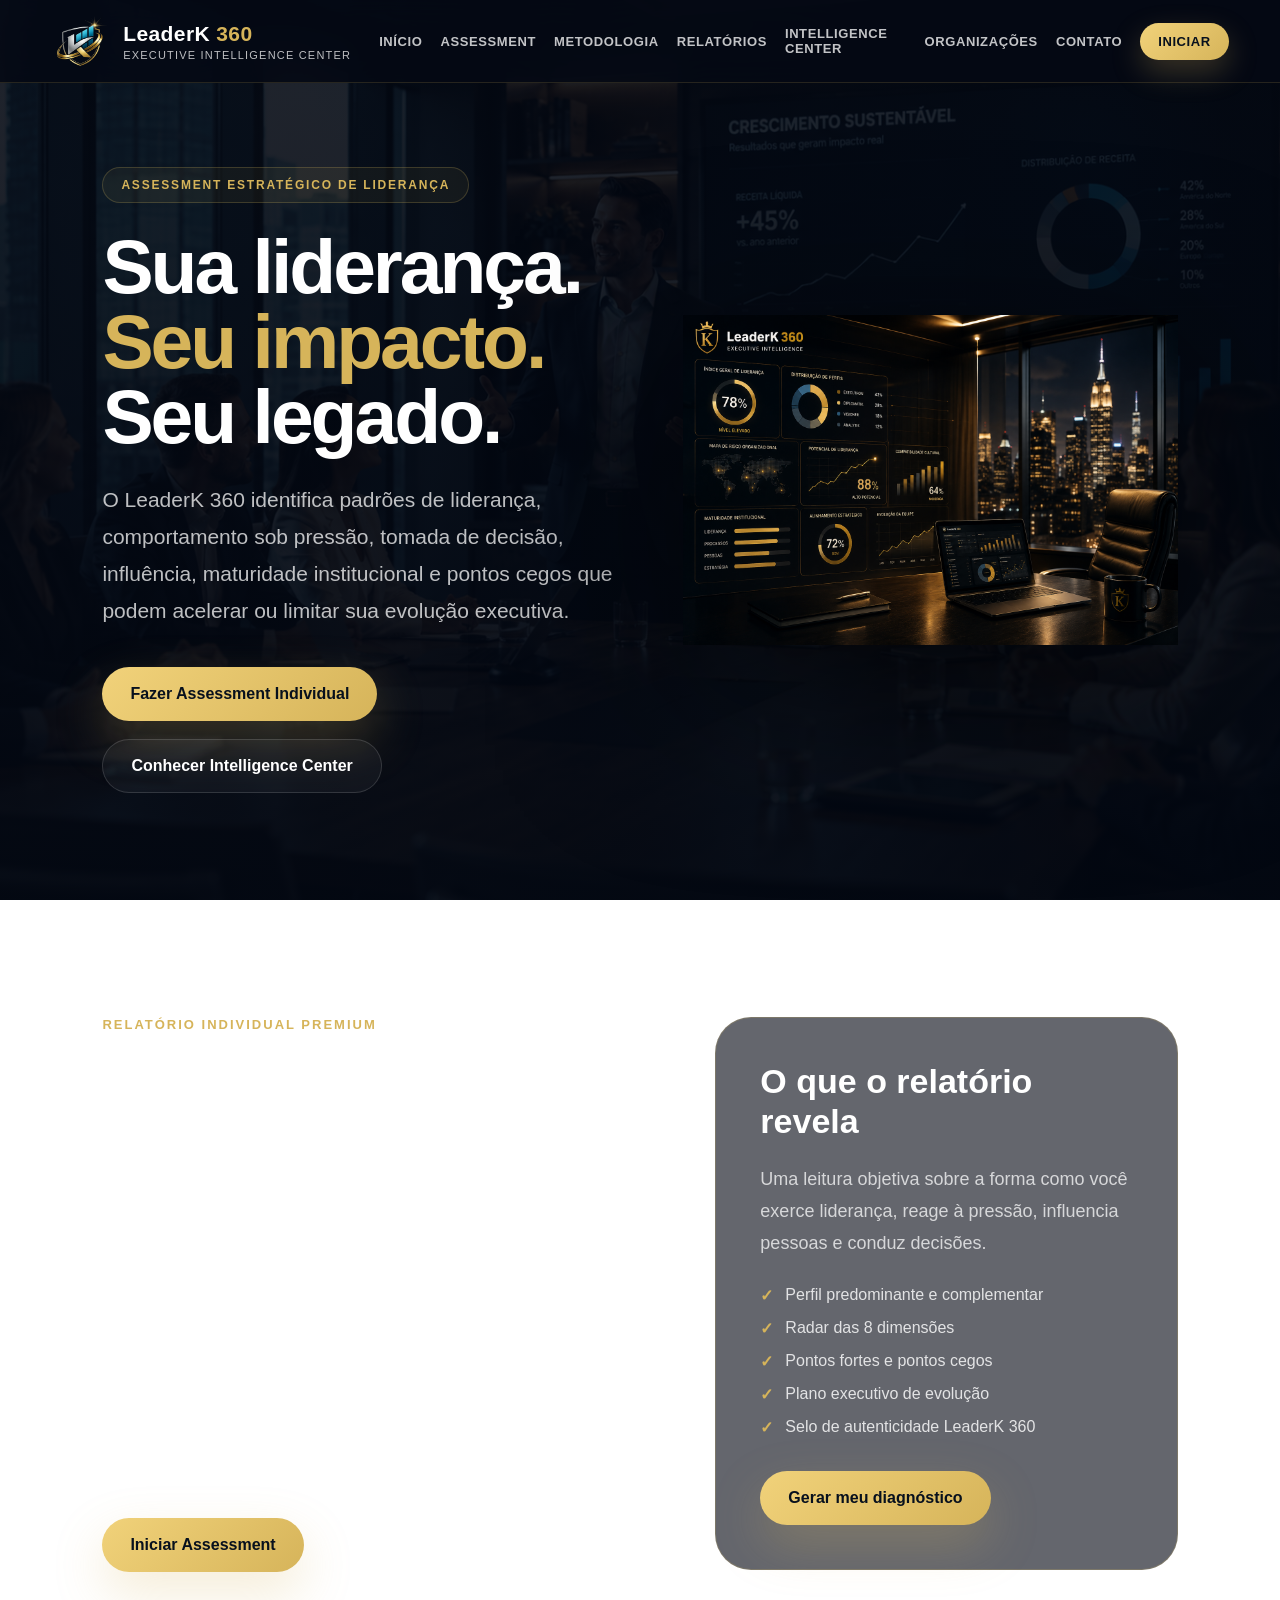
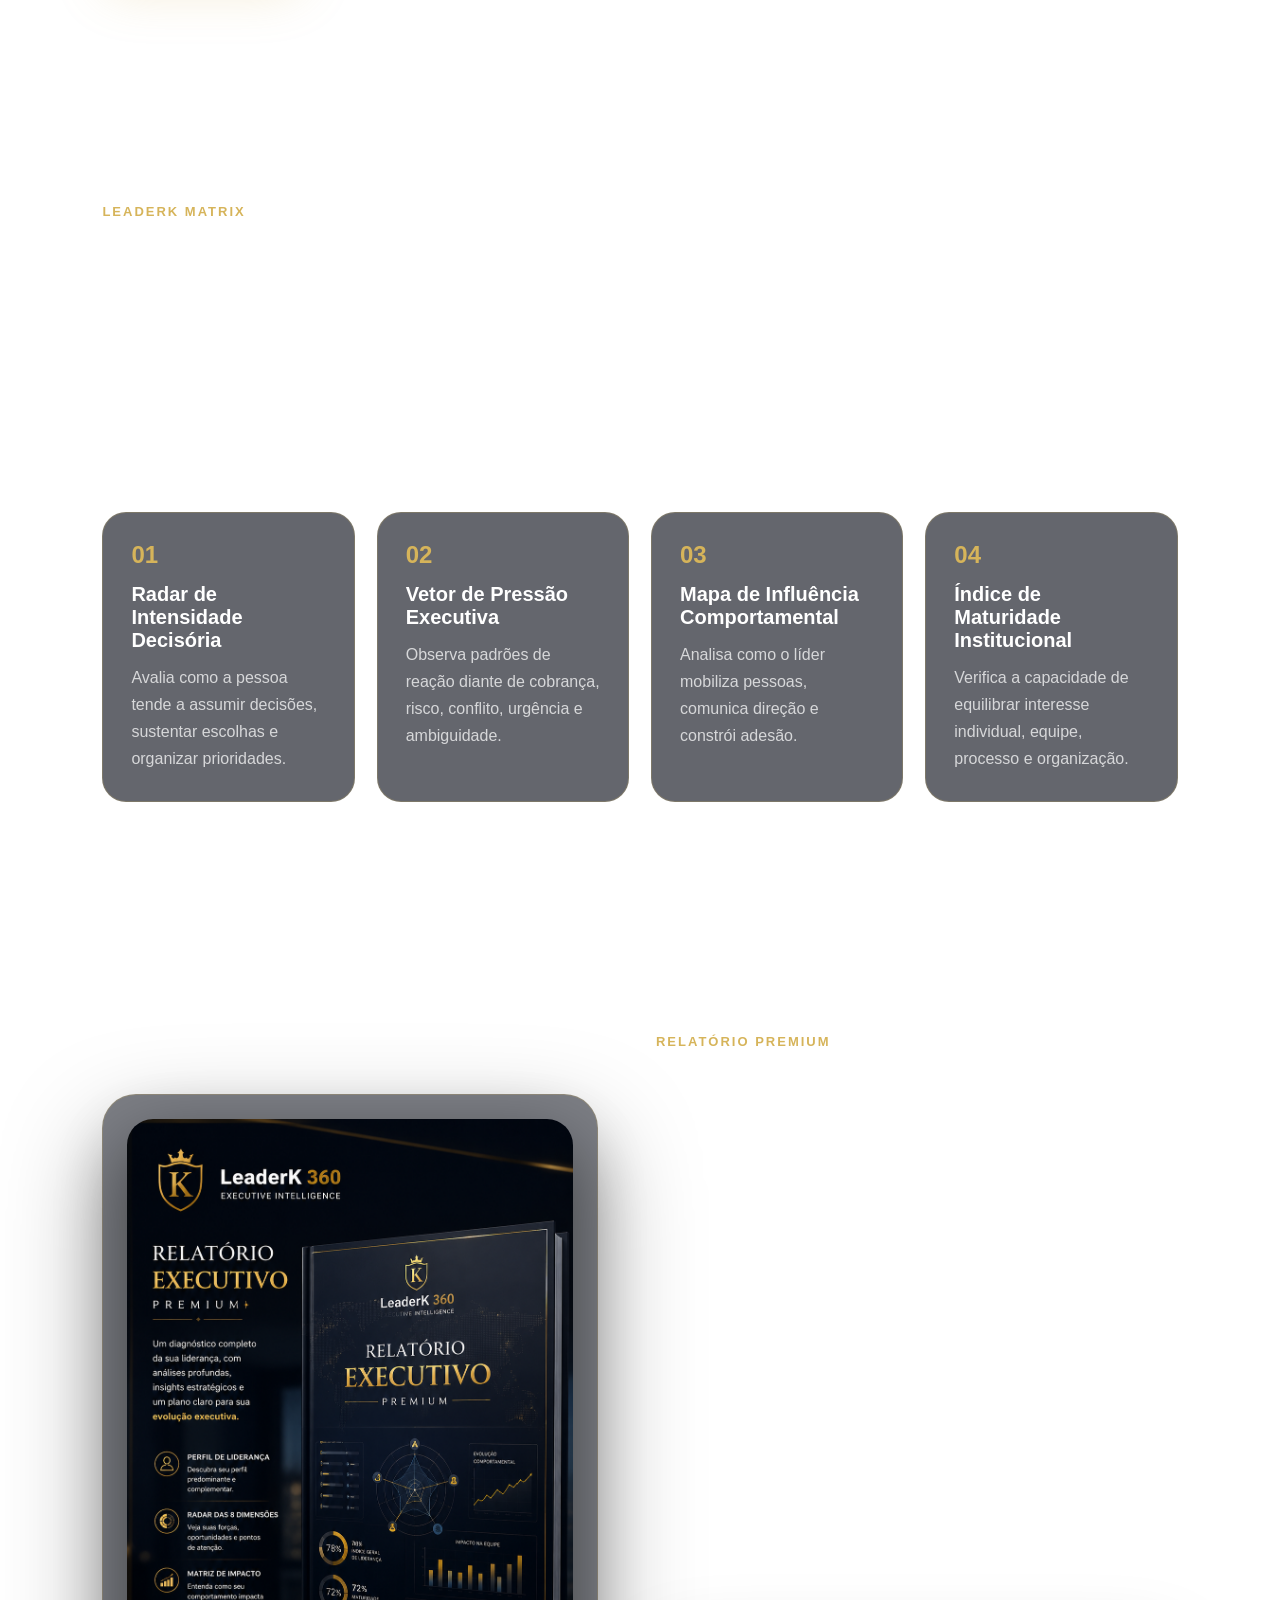
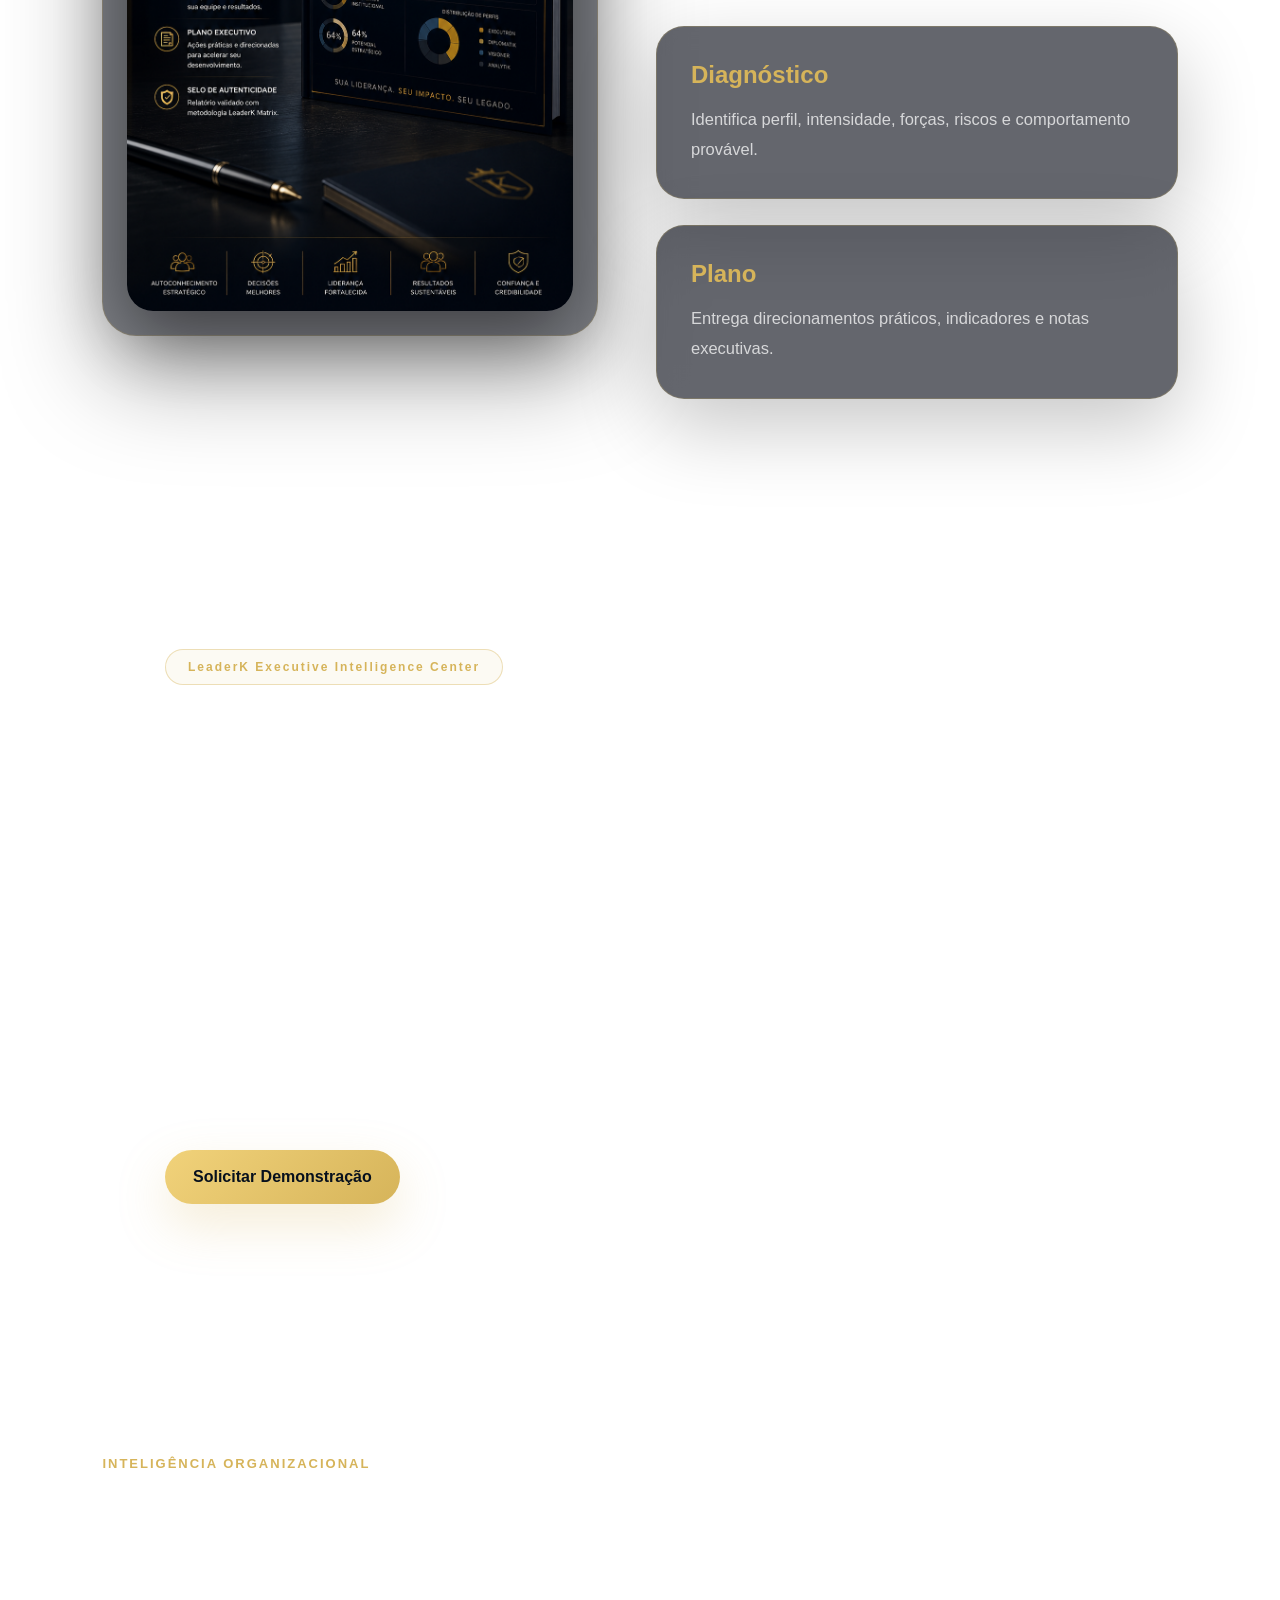
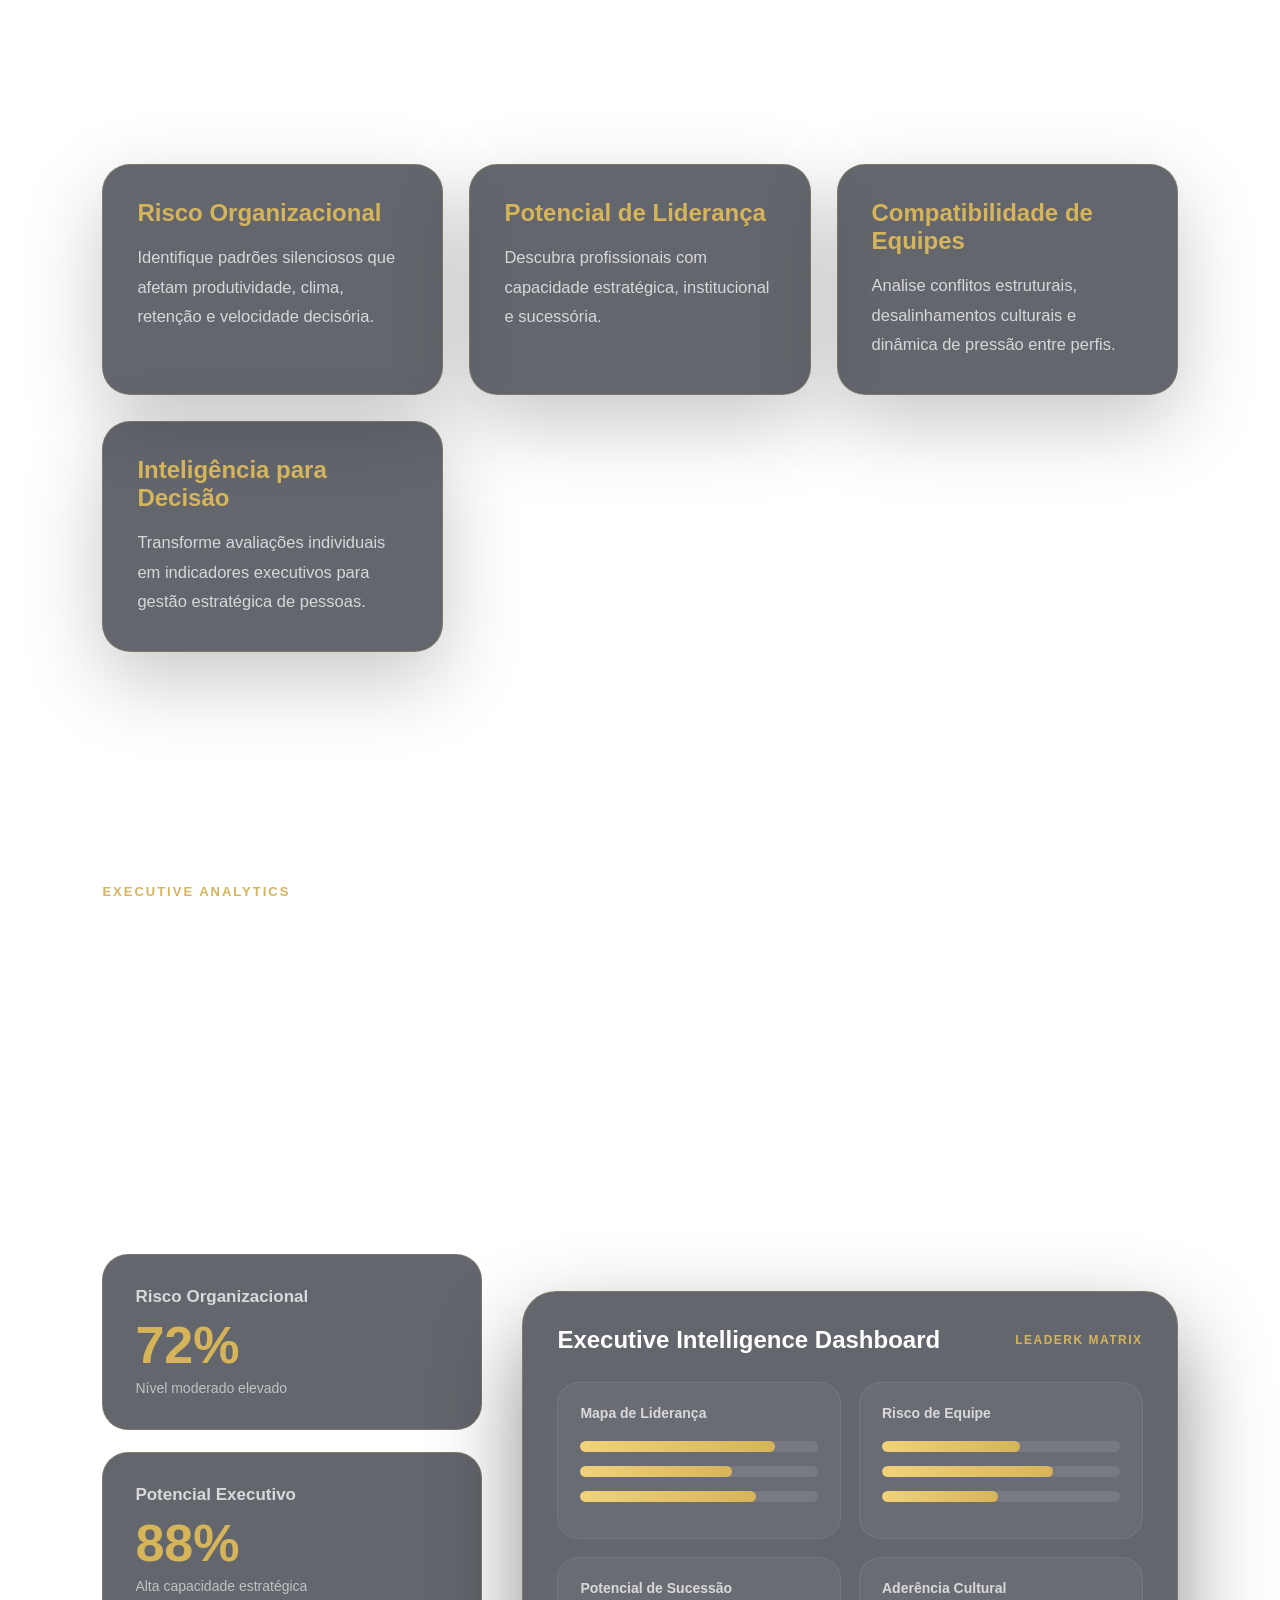
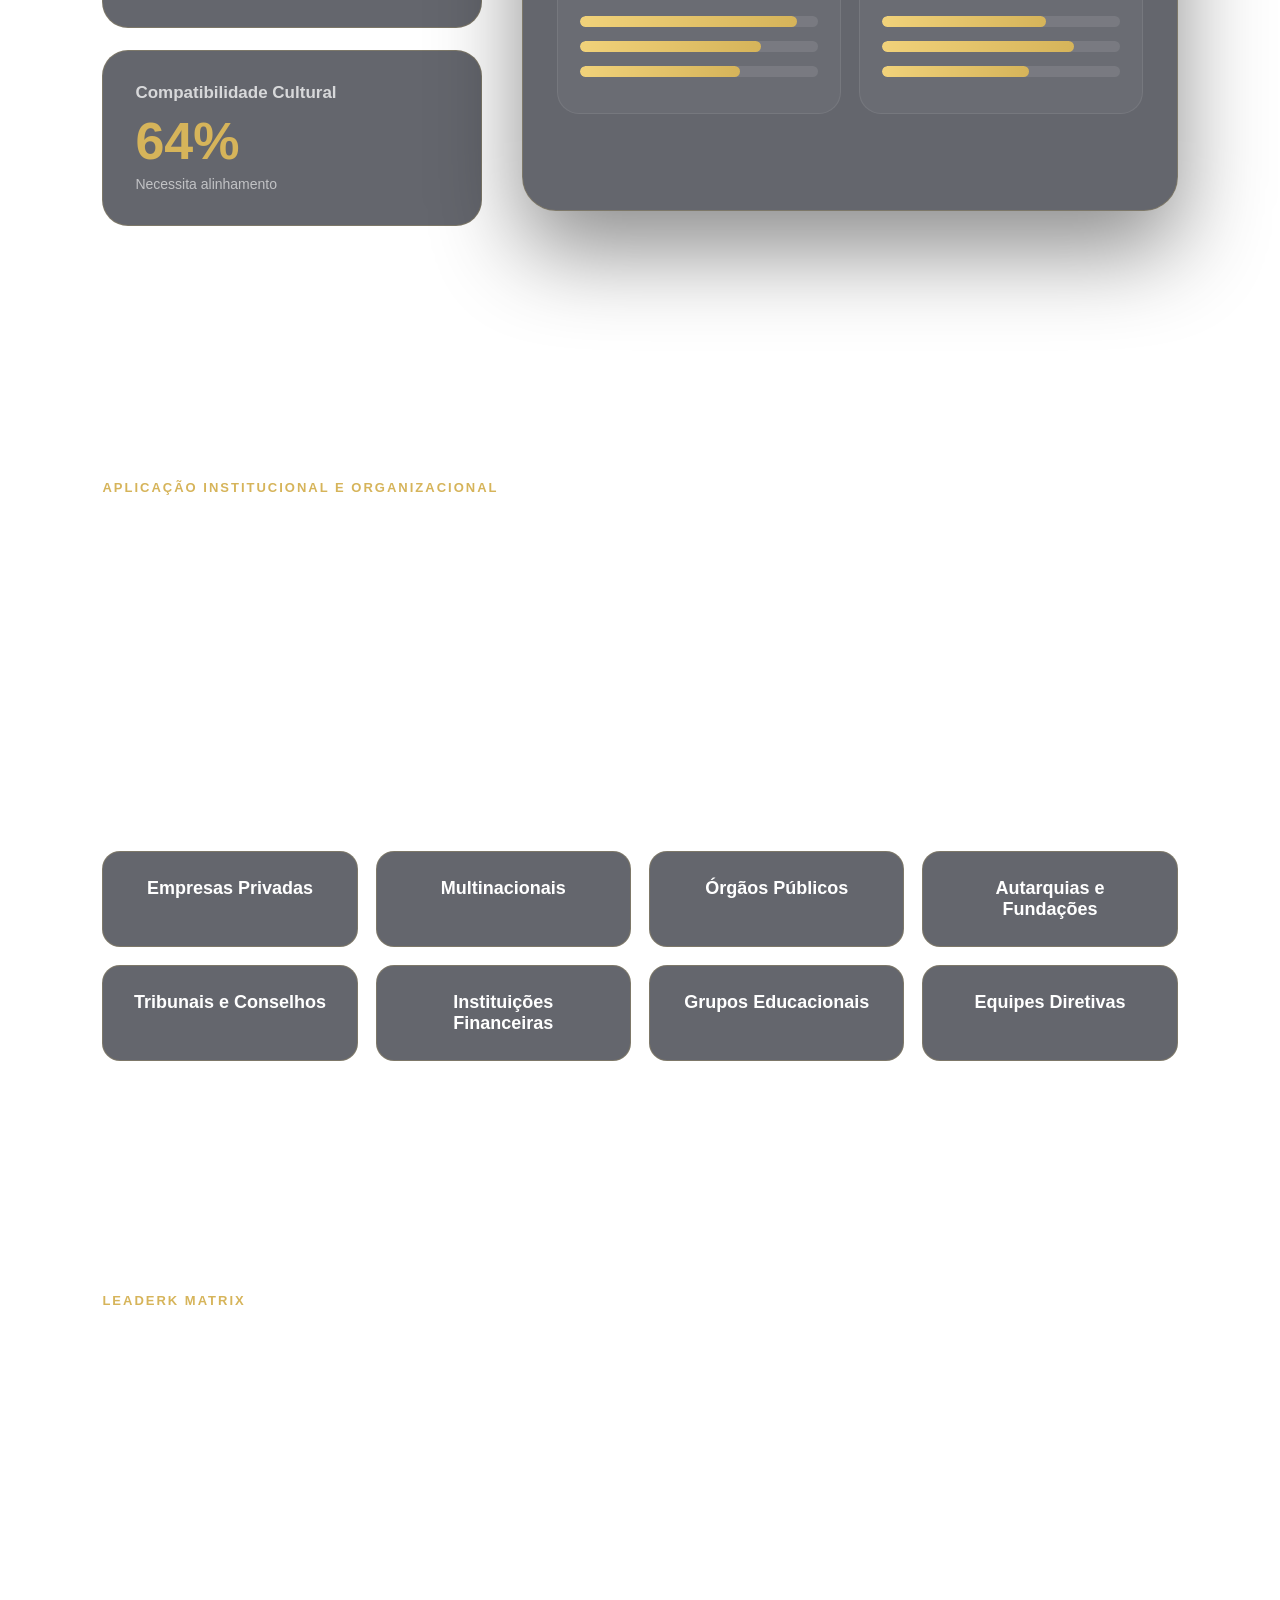
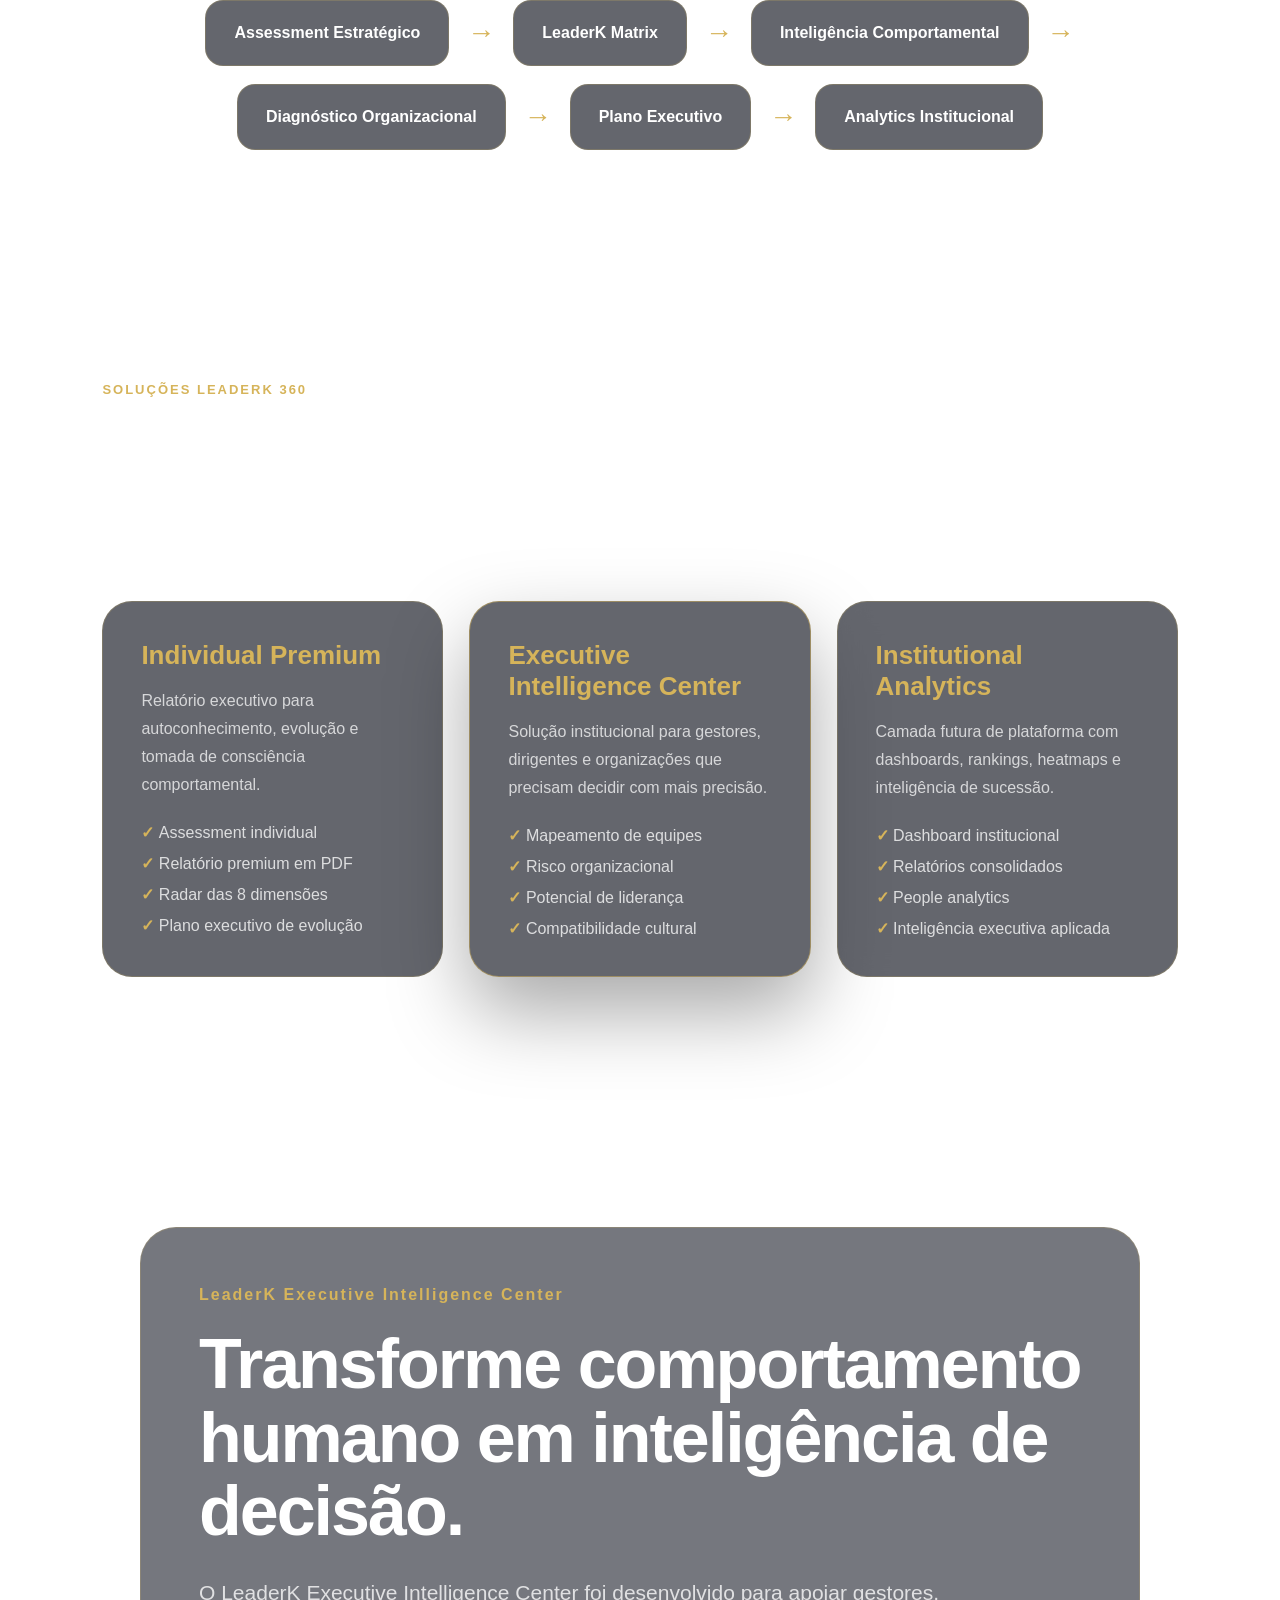
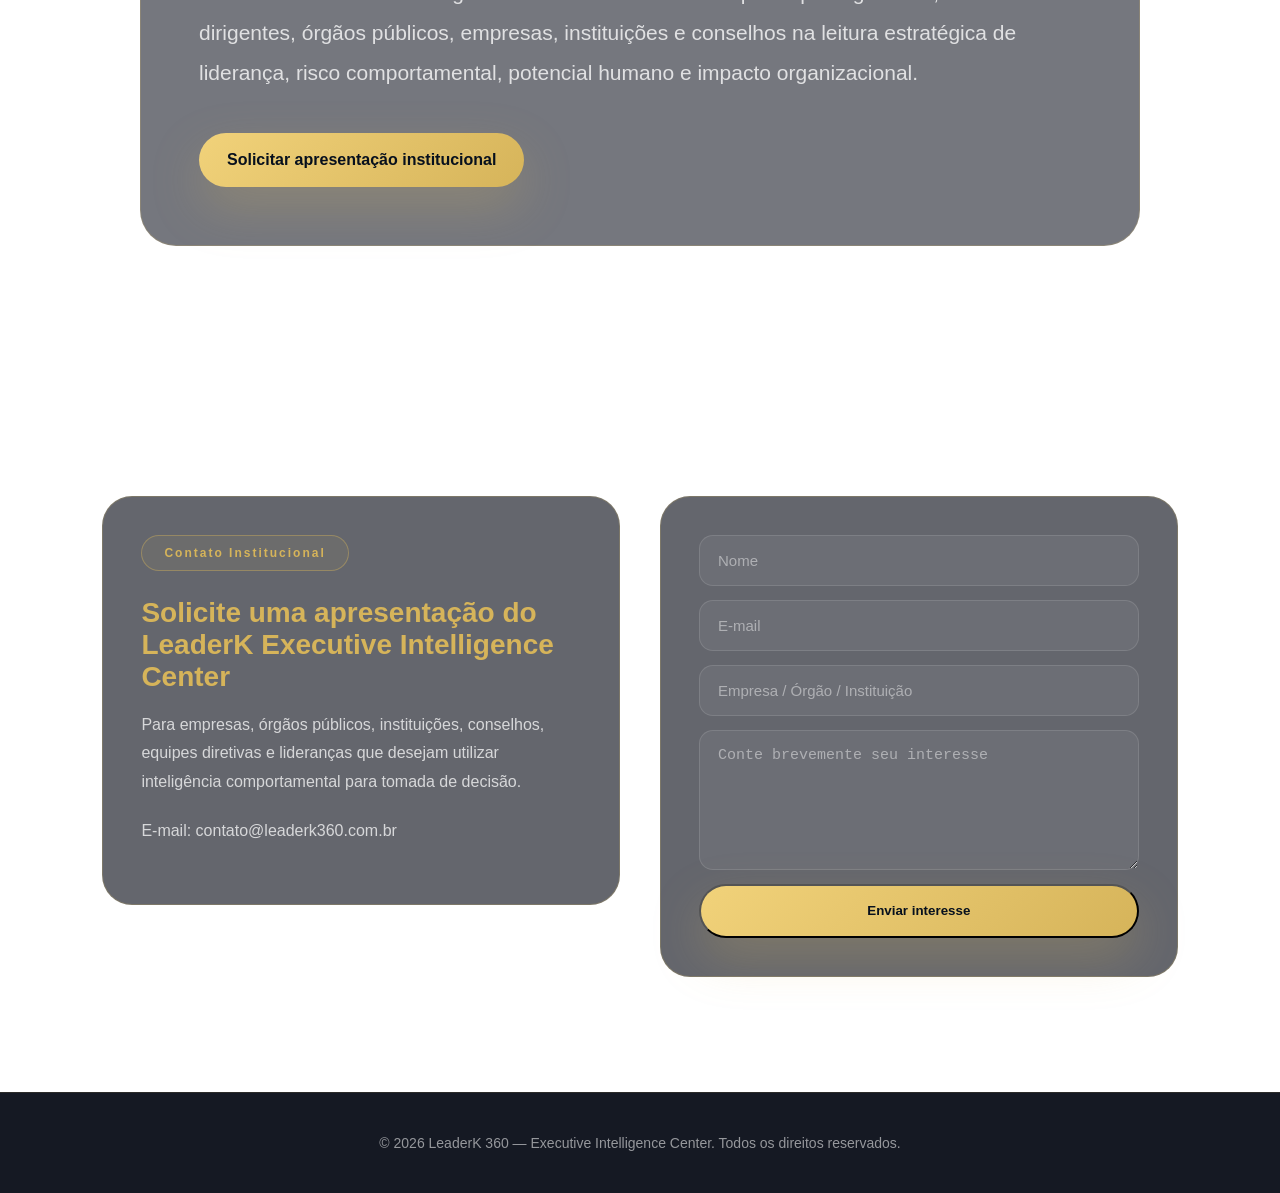
<file: index.html>
<!DOCTYPE html>
<html lang="pt-BR">
<head>
  <meta charset="UTF-8" />
  <meta name="viewport" content="width=device-width, initial-scale=1.0" />

  <title>LeaderK 360 | Executive Intelligence Center</title>

  <meta name="description" content="LeaderK 360 é uma plataforma de assessment estratégico de liderança e inteligência executiva para líderes, organizações públicas, privadas e institucionais." />

  <style>
    :root {
      --bg: #050914;
      --gold: #d6b45a;
      --gold2: #f1d27a;
      --text: #ffffff;
      --muted: rgba(255,255,255,.74);
      --line: rgba(214,180,90,.22);
      --card: rgba(5,9,20,.62);
    }

    * {
      margin: 0;
      padding: 0;
      box-sizing: border-box;
    }

    html {
      scroll-behavior: smooth;
    }

    body {
      font-family: Arial, Helvetica, sans-serif;
      color: var(--text);
      background:
        linear-gradient(rgba(3,8,18,.88), rgba(3,8,18,.94)),
        url("reuniaolider.png");
      background-size: cover;
      background-position: center;
      background-attachment: fixed;
      overflow-x: hidden;
    }

    a {
      text-decoration: none;
      color: inherit;
    }

    img {
      max-width: 100%;
      display: block;
    }

    .topbar {
      position: fixed;
      top: 0;
      left: 0;
      width: 100%;
      z-index: 999;
      background: rgba(5,9,20,.90);
      backdrop-filter: blur(18px);
      border-bottom: 1px solid rgba(214,180,90,.16);
    }

    .nav-wrap {
      width: min(1200px, 92%);
      margin: auto;
      height: 82px;
      display: flex;
      align-items: center;
      justify-content: space-between;
      gap: 28px;
    }

    .brand {
      display: flex;
      align-items: center;
      gap: 14px;
      min-width: max-content;
    }

    .brand img {
      width: 58px;
      height: 58px;
      object-fit: contain;
    }

    .brand-title {
      font-size: 21px;
      font-weight: 900;
      letter-spacing: .4px;
    }

    .brand-title span {
      color: var(--gold);
    }

    .brand-sub {
      font-size: 11px;
      color: var(--muted);
      letter-spacing: 1.2px;
      text-transform: uppercase;
      margin-top: 3px;
    }

    nav {
      display: flex;
      align-items: center;
      gap: 18px;
      font-size: 13px;
      color: rgba(255,255,255,.76);
      text-transform: uppercase;
      letter-spacing: .6px;
      font-weight: 700;
    }

    nav a:hover {
      color: var(--gold);
    }

    .nav-cta {
      padding: 11px 18px;
      border-radius: 999px;
      background: linear-gradient(135deg, var(--gold2), var(--gold));
      color: #07101d;
      font-weight: 900;
      box-shadow: 0 12px 30px rgba(214,180,90,.25);
    }

    .hero {
      min-height: 100vh;
      padding: 150px 8% 90px;
      display: flex;
      align-items: center;
      position: relative;
      background: transparent;
    }

    .hero::before {
      content: "";
      position: absolute;
      top: 115px;
      left: 10%;
      font-size: clamp(80px, 16vw, 230px);
      font-family: Georgia, serif;
      font-weight: 900;
      color: rgba(255,255,255,.035);
      letter-spacing: 8px;
      pointer-events: none;
      z-index: 0;
    }

    .hero-layout {
      position: relative;
      z-index: 2;
      width: min(1320px, 100%);
      margin: auto;
      display: grid;
      grid-template-columns: 1fr .95fr;
      gap: 60px;
      align-items: center;
    }

    .hero-content {
      max-width: 760px;
    }

    .eyebrow {
      display: inline-flex;
      align-items: center;
      padding: 10px 18px;
      border: 1px solid var(--line);
      border-radius: 999px;
      color: var(--gold);
      font-size: 12px;
      font-weight: 900;
      letter-spacing: 1.8px;
      text-transform: uppercase;
      margin-bottom: 26px;
      background: rgba(214,180,90,.06);
    }

    .hero h1 {
      font-size: clamp(44px, 6vw, 78px);
      line-height: .98;
      letter-spacing: -3px;
      max-width: 780px;
      margin-bottom: 28px;
    }

    .hero h1 span {
      color: var(--gold);
    }

    .hero p {
      max-width: 700px;
      font-size: 21px;
      line-height: 1.75;
      color: var(--muted);
      margin-bottom: 38px;
    }

    .hero-image {
      display: flex;
      align-items: center;
      justify-content: center;
      min-height: 520px;
    }

    .hero-image img {
      width: min(100%, 640px);
      filter: drop-shadow(0 40px 90px rgba(0,0,0,.55));
    }

    .buttons {
      display: flex;
      gap: 18px;
      flex-wrap: wrap;
    }

    .btn-gold,
    .btn-dark {
      display: inline-flex;
      align-items: center;
      justify-content: center;
      min-height: 54px;
      padding: 0 28px;
      border-radius: 999px;
      font-weight: 900;
      transition: .25s ease;
    }

    .btn-gold {
      background: linear-gradient(135deg, var(--gold2), var(--gold));
      color: #07101d;
      box-shadow: 0 20px 50px rgba(214,180,90,.25);
    }

    .btn-dark {
      background: rgba(255,255,255,.045);
      color: white;
      border: 1px solid rgba(255,255,255,.14);
    }

    .btn-gold:hover,
    .btn-dark:hover {
      transform: translateY(-3px);
    }

    .section {
      padding: 115px 8%;
      background: transparent;
      position: relative;
    }

    .section-inner {
      width: min(1200px, 100%);
      margin: auto;
    }

    .section-header {
      max-width: 900px;
      margin-bottom: 60px;
    }

    .section-header span {
      color: var(--gold);
      text-transform: uppercase;
      letter-spacing: 2px;
      font-weight: 900;
      font-size: 13px;
    }

    .section-header h2 {
      font-size: clamp(34px, 5vw, 58px);
      line-height: 1.08;
      letter-spacing: -1.8px;
      margin-top: 18px;
      margin-bottom: 20px;
    }

    .section-header p {
      color: var(--muted);
      font-size: 19px;
      line-height: 1.8;
    }

    .cards-grid {
      display: grid;
      grid-template-columns: repeat(auto-fit, minmax(260px, 1fr));
      gap: 26px;
    }

    .card {
      background: var(--card);
      border: 1px solid var(--line);
      border-radius: 28px;
      padding: 34px;
      box-shadow: 0 28px 80px rgba(0,0,0,.22);
      backdrop-filter: blur(14px);
      transition: .3s ease;
    }

    .card:hover {
      transform: translateY(-7px);
      border-color: rgba(214,180,90,.48);
    }

    .card h3 {
      color: var(--gold);
      font-size: 24px;
      margin-bottom: 16px;
    }

    .card p {
      color: var(--muted);
      font-size: 16.5px;
      line-height: 1.8;
    }

    .assessment-layout {
      display: grid;
      grid-template-columns: 1.1fr .9fr;
      gap: 48px;
      align-items: center;
    }

    .assessment-panel {
      background: var(--card);
      border: 1px solid var(--line);
      border-radius: 36px;
      padding: 44px;
      backdrop-filter: blur(16px);
    }

    .assessment-panel h3 {
      font-size: 34px;
      line-height: 1.15;
      margin-bottom: 22px;
    }

    .assessment-panel p {
      color: var(--muted);
      line-height: 1.8;
      font-size: 18px;
      margin-bottom: 26px;
    }

    .check-list {
      display: grid;
      gap: 14px;
      margin: 26px 0 34px;
      color: rgba(255,255,255,.82);
    }

    .check-list div {
      display: flex;
      gap: 12px;
      align-items: flex-start;
    }

    .check-list strong {
      color: var(--gold);
    }

    .report-layout {
      display: grid;
      grid-template-columns: .95fr 1fr;
      gap: 58px;
      align-items: center;
    }

    .report-image-box {
      border: 1px solid var(--line);
      border-radius: 34px;
      padding: 24px;
      background: rgba(5,9,20,.52);
      backdrop-filter: blur(14px);
      box-shadow: 0 40px 100px rgba(0,0,0,.35);
    }

    .report-image-box img {
      border-radius: 26px;
      width: 100%;
      object-fit: cover;
      box-shadow: 0 25px 70px rgba(0,0,0,.5);
    }

    .method-flow {
      display: grid;
      grid-template-columns: repeat(auto-fit, minmax(220px, 1fr));
      gap: 22px;
      margin-top: 42px;
    }

    .flow-step {
      border: 1px solid var(--line);
      background: var(--card);
      border-radius: 24px;
      padding: 28px;
      backdrop-filter: blur(14px);
    }

    .flow-step strong {
      color: var(--gold);
      font-size: 24px;
      display: block;
      margin-bottom: 14px;
    }

    .flow-step h3 {
      font-size: 20px;
      margin-bottom: 12px;
    }

    .flow-step p {
      color: var(--muted);
      line-height: 1.7;
    }

    .enterprise-hero {
      padding: 135px 8%;
      background: transparent;
    }

    .enterprise-content {
      width: min(1200px, 100%);
      margin: auto;
      max-width: 950px;
    }

    .enterprise-tag {
      display: inline-block;
      padding: 10px 22px;
      border: 1px solid rgba(214,180,90,.4);
      border-radius: 999px;
      color: var(--gold);
      letter-spacing: 2px;
      font-size: 12px;
      font-weight: 900;
      margin-bottom: 26px;
      background: rgba(214,180,90,.07);
    }

    .enterprise-content h2 {
      font-size: clamp(42px, 6vw, 72px);
      line-height: 1.03;
      letter-spacing: -2px;
      margin-bottom: 26px;
    }

    .enterprise-content p {
      color: rgba(255,255,255,.82);
      font-size: 21px;
      line-height: 1.8;
      max-width: 820px;
      margin-bottom: 40px;
    }

    .dashboard-mockup {
      display: grid;
      grid-template-columns: 380px 1fr;
      gap: 40px;
      align-items: center;
    }

    .metric-card {
      background: var(--card);
      border: 1px solid var(--line);
      border-radius: 26px;
      padding: 32px;
      margin-bottom: 22px;
      backdrop-filter: blur(14px);
    }

    .metric-card h4 {
      color: rgba(255,255,255,.75);
      font-size: 17px;
      margin-bottom: 12px;
    }

    .metric-card strong {
      display: block;
      color: var(--gold);
      font-size: 52px;
      margin-bottom: 8px;
      line-height: 1;
    }

    .metric-card span {
      color: rgba(255,255,255,.6);
      font-size: 14px;
    }

    .dashboard-screen {
      min-height: 520px;
      border-radius: 34px;
      border: 1px solid var(--line);
      background: rgba(5,9,20,.62);
      backdrop-filter: blur(16px);
      box-shadow: 0 40px 90px rgba(0,0,0,.45);
      padding: 34px;
      position: relative;
      overflow: hidden;
    }

    .dash-top {
      display: flex;
      justify-content: space-between;
      align-items: center;
      margin-bottom: 28px;
    }

    .dash-top h3 {
      font-size: 24px;
    }

    .dash-top span {
      color: var(--gold);
      font-size: 12px;
      letter-spacing: 1.5px;
      font-weight: 900;
    }

    .dash-grid {
      display: grid;
      grid-template-columns: 1fr 1fr;
      gap: 18px;
    }

    .dash-box {
      min-height: 150px;
      border-radius: 22px;
      background: rgba(255,255,255,.045);
      border: 1px solid rgba(255,255,255,.08);
      padding: 22px;
    }

    .dash-box h4 {
      color: var(--muted);
      font-size: 14px;
      margin-bottom: 20px;
    }

    .bar {
      height: 11px;
      border-radius: 999px;
      background: rgba(255,255,255,.1);
      overflow: hidden;
      margin-bottom: 14px;
    }

    .bar span {
      display: block;
      height: 100%;
      background: linear-gradient(90deg, var(--gold2), var(--gold));
      border-radius: 999px;
    }

    .target-grid {
      display: grid;
      grid-template-columns: repeat(auto-fit, minmax(240px, 1fr));
      gap: 18px;
    }

    .target-item {
      padding: 26px;
      border-radius: 18px;
      border: 1px solid var(--line);
      background: var(--card);
      backdrop-filter: blur(14px);
      text-align: center;
      font-size: 18px;
      font-weight: 800;
      transition: .25s ease;
    }

    .target-item:hover {
      background: rgba(214,180,90,.08);
      color: var(--gold);
      transform: translateY(-4px);
    }

    .architecture-flow {
      display: flex;
      flex-wrap: wrap;
      gap: 18px;
      align-items: center;
      justify-content: center;
    }

    .flow-box {
      background: var(--card);
      border: 1px solid var(--line);
      color: white;
      padding: 23px 28px;
      border-radius: 18px;
      font-weight: 800;
      text-align: center;
      backdrop-filter: blur(14px);
    }

    .flow-arrow {
      color: var(--gold);
      font-size: 28px;
      font-weight: 900;
    }

    .pricing-grid {
      display: grid;
      grid-template-columns: repeat(auto-fit, minmax(280px, 1fr));
      gap: 26px;
    }

    .price-card {
      border: 1px solid var(--line);
      border-radius: 30px;
      padding: 38px;
      background: var(--card);
      backdrop-filter: blur(14px);
    }

    .price-card.featured {
      border-color: rgba(214,180,90,.5);
      box-shadow: 0 35px 80px rgba(0,0,0,.34);
    }

    .price-card h3 {
      color: var(--gold);
      font-size: 26px;
      margin-bottom: 16px;
    }

    .price-card p {
      color: var(--muted);
      line-height: 1.75;
      margin-bottom: 24px;
    }

    .price-card ul {
      list-style: none;
      display: grid;
      gap: 12px;
      color: rgba(255,255,255,.78);
    }

    .price-card li::before {
      content: "✓ ";
      color: var(--gold);
      font-weight: 900;
    }

    .enterprise-final-cta {
      padding: 135px 8%;
      background: transparent;
    }

    .cta-box {
      width: min(1000px, 100%);
      margin: auto;
      background: rgba(5,9,20,.55);
      border: 1px solid var(--line);
      border-radius: 36px;
      padding: 58px;
      backdrop-filter: blur(16px);
    }

    .cta-box span {
      color: var(--gold);
      letter-spacing: 2px;
      font-weight: 900;
    }

    .cta-box h2 {
      font-size: clamp(40px, 6vw, 70px);
      line-height: 1.05;
      letter-spacing: -2px;
      margin: 24px 0;
    }

    .cta-box p {
      color: rgba(255,255,255,.78);
      line-height: 1.9;
      font-size: 21px;
      max-width: 820px;
      margin-bottom: 40px;
    }

    .contact-box {
      display: grid;
      grid-template-columns: 1fr 1fr;
      gap: 40px;
      align-items: start;
    }

    .contact-info,
    .contact-form {
      border: 1px solid var(--line);
      border-radius: 30px;
      padding: 38px;
      background: var(--card);
      backdrop-filter: blur(14px);
    }

    .contact-info h3 {
      color: var(--gold);
      font-size: 28px;
      margin-bottom: 18px;
    }

    .contact-info p {
      color: var(--muted);
      line-height: 1.8;
      margin-bottom: 20px;
    }

    .contact-form {
      display: grid;
      gap: 14px;
    }

    .contact-form input,
    .contact-form textarea {
      width: 100%;
      padding: 16px 18px;
      border-radius: 14px;
      border: 1px solid rgba(255,255,255,.12);
      background: rgba(255,255,255,.05);
      color: white;
      font-size: 15px;
      outline: none;
    }

    .contact-form textarea {
      min-height: 140px;
      resize: vertical;
    }

    .contact-form input::placeholder,
    .contact-form textarea::placeholder {
      color: rgba(255,255,255,.45);
    }

    footer {
      padding: 42px 8%;
      background: rgba(2,6,17,.92);
      border-top: 1px solid rgba(214,180,90,.12);
      color: rgba(255,255,255,.55);
      text-align: center;
      font-size: 14px;
    }

    @media (max-width: 1080px) {
      nav {
        display: none;
      }

      .hero-layout,
      .assessment-layout,
      .report-layout,
      .dashboard-mockup,
      .contact-box {
        grid-template-columns: 1fr;
      }

      .hero-image {
        min-height: auto;
      }

      .hero-image img {
        max-width: 520px;
        margin: auto;
      }
    }

    @media (max-width: 640px) {
      .nav-wrap {
        height: 74px;
      }

      .brand img {
        width: 48px;
        height: 48px;
      }

      .brand-title {
        font-size: 18px;
      }

      .brand-sub {
        font-size: 9px;
      }

      .hero,
      .section,
      .enterprise-hero,
      .enterprise-final-cta {
        padding-left: 6%;
        padding-right: 6%;
      }

      .hero p,
      .enterprise-content p,
      .cta-box p {
        font-size: 18px;
      }

      .buttons {
        flex-direction: column;
      }

      .btn-gold,
      .btn-dark {
        width: 100%;
      }

      .assessment-panel,
      .card,
      .contact-info,
      .contact-form,
      .cta-box {
        padding: 28px;
      }

      .dash-grid {
        grid-template-columns: 1fr;
      }
    }
  </style>
</head>

<body>

  <header class="topbar">
    <div class="nav-wrap">
      <a href="#inicio" class="brand">
        <img src="logo-leaderk360.png" alt="LeaderK 360" />
        <div>
          <div class="brand-title">LeaderK <span>360</span></div>
          <div class="brand-sub">Executive Intelligence Center</div>
        </div>
      </a>

      <nav>
        <a href="#inicio">Início</a>
        <a href="#assessment">Assessment</a>
        <a href="#metodologia">Metodologia</a>
        <a href="#relatorios">Relatórios</a>
        <a href="./login-institucional.html">Intelligence Center</a>
        <a href="#rh">Organizações</a>
        <a href="#contato">Contato</a>
        <a class="nav-cta" href="questoes.html">Iniciar</a>
      </nav>
    </div>
  </header>

  <main>

    <section id="inicio" class="hero">
      <div class="hero-layout">
        <div class="hero-content">
          <div class="eyebrow">Assessment Estratégico de Liderança</div>

          <h1>
            Sua liderança. <span>Seu impacto.</span> Seu legado.
          </h1>

          <p>
            O LeaderK 360 identifica padrões de liderança, comportamento sob pressão,
            tomada de decisão, influência, maturidade institucional e pontos cegos que
            podem acelerar ou limitar sua evolução executiva.
          </p>

          <div class="buttons">
            <a class="btn-gold" href="questoes.html">Fazer Assessment Individual</a>
            <a class="btn-dark" href="#enterprise">Conhecer Intelligence Center</a>
          </div>
        </div>

        <div class="hero-image">
          <img src="Capa_site.png" alt="LeaderK Executive Intelligence Center" />
        </div>
      </div>
    </section>

    <section id="assessment" class="section">
      <div class="section-inner assessment-layout">
        <div>
          <div class="section-header">
            <span>Relatório Individual Premium</span>
            <h2>Um diagnóstico executivo para quem lidera, decide e influencia.</h2>
            <p>
              O assessment individual entrega um relatório premium com perfil predominante,
              perfil complementar, radar das 8 dimensões, matriz de impacto, metodologia
              proprietária, pontos cegos e plano executivo de evolução.
            </p>
          </div>

          <div class="buttons">
            <a class="btn-gold" href="questoes.html">Iniciar Assessment</a>
            <a class="btn-dark" href="#relatorios">Ver estrutura do relatório</a>
          </div>
        </div>

        <div class="assessment-panel">
          <h3>O que o relatório revela</h3>
          <p>
            Uma leitura objetiva sobre a forma como você exerce liderança,
            reage à pressão, influencia pessoas e conduz decisões.
          </p>

          <div class="check-list">
            <div><strong>✓</strong> Perfil predominante e complementar</div>
            <div><strong>✓</strong> Radar das 8 dimensões</div>
            <div><strong>✓</strong> Pontos fortes e pontos cegos</div>
            <div><strong>✓</strong> Plano executivo de evolução</div>
            <div><strong>✓</strong> Selo de autenticidade LeaderK 360</div>
          </div>

          <a class="btn-gold" href="questoes.html">Gerar meu diagnóstico</a>
        </div>
      </div>
    </section>

    <section id="metodologia" class="section">
      <div class="section-inner">
        <div class="section-header">
          <span>LeaderK Matrix</span>
          <h2>Metodologia proprietária para leitura executiva de liderança.</h2>
          <p>
            A metodologia LeaderK Matrix combina experiência prática em gestão,
            análise de padrões de resposta, intensidade decisória, pressão executiva,
            influência, execução e maturidade institucional.
          </p>
        </div>

        <div class="method-flow">
          <div class="flow-step">
            <strong>01</strong>
            <h3>Radar de Intensidade Decisória</h3>
            <p>Avalia como a pessoa tende a assumir decisões, sustentar escolhas e organizar prioridades.</p>
          </div>

          <div class="flow-step">
            <strong>02</strong>
            <h3>Vetor de Pressão Executiva</h3>
            <p>Observa padrões de reação diante de cobrança, risco, conflito, urgência e ambiguidade.</p>
          </div>

          <div class="flow-step">
            <strong>03</strong>
            <h3>Mapa de Influência Comportamental</h3>
            <p>Analisa como o líder mobiliza pessoas, comunica direção e constrói adesão.</p>
          </div>

          <div class="flow-step">
            <strong>04</strong>
            <h3>Índice de Maturidade Institucional</h3>
            <p>Verifica a capacidade de equilibrar interesse individual, equipe, processo e organização.</p>
          </div>
        </div>
      </div>
    </section>

    <section id="relatorios" class="section">
      <div class="section-inner report-layout">
        <div class="report-image-box">
          <img src="Rel_site.png" alt="Relatório Executivo Premium LeaderK 360" />
        </div>

        <div>
          <div class="section-header">
            <span>Relatório Premium</span>
            <h2>Mais do que um teste: um documento executivo de tomada de consciência.</h2>
            <p>
              O relatório premium foi desenhado para gerar valor real ao usuário:
              leitura estratégica, plano de evolução, matriz de impacto, conclusão
              executiva e validação metodológica.
            </p>
          </div>

          <div class="cards-grid">
            <div class="card">
              <h3>Diagnóstico</h3>
              <p>Identifica perfil, intensidade, forças, riscos e comportamento provável.</p>
            </div>
            <div class="card">
              <h3>Plano</h3>
              <p>Entrega direcionamentos práticos, indicadores e notas executivas.</p>
            </div>
          </div>
        </div>
      </div>
    </section>

    <section id="enterprise" class="enterprise-hero">
      <div class="enterprise-content">
        <span class="enterprise-tag">LeaderK Executive Intelligence Center</span>

        <h2>
          Inteligência executiva para decisões humanas de alto impacto.
        </h2>

        <p>
          O LeaderK Executive Intelligence Center é um núcleo estratégico de análise comportamental,
          liderança e tomada de decisão, desenvolvido para organizações privadas, órgãos públicos,
          instituições, conselhos, equipes de gestão e estruturas de alta responsabilidade.
        </p>

        <div class="buttons">
          <a href="#contato" class="btn-gold">Solicitar Demonstração</a>
          <a href="#dashboard-preview" class="btn-dark">Conhecer Plataforma</a>
        </div>
      </div>
    </section>

    <section class="section">
      <div class="section-inner">
        <div class="section-header">
          <span>Inteligência Organizacional</span>
          <h2>O que sua organização consegue enxergar com a plataforma</h2>
          <p>
            A versão institucional transforma avaliações individuais em informações
            estratégicas para diretorias, RHs, órgãos públicos, conselhos e organizações de alta responsabilidade.
          </p>
        </div>

        <div class="cards-grid">
          <div class="card">
            <h3>Risco Organizacional</h3>
            <p>Identifique padrões silenciosos que afetam produtividade, clima, retenção e velocidade decisória.</p>
          </div>

          <div class="card">
            <h3>Potencial de Liderança</h3>
            <p>Descubra profissionais com capacidade estratégica, institucional e sucessória.</p>
          </div>

          <div class="card">
            <h3>Compatibilidade de Equipes</h3>
            <p>Analise conflitos estruturais, desalinhamentos culturais e dinâmica de pressão entre perfis.</p>
          </div>

          <div class="card">
            <h3>Inteligência para Decisão</h3>
            <p>Transforme avaliações individuais em indicadores executivos para gestão estratégica de pessoas.</p>
          </div>
        </div>
      </div>
    </section>

    <section id="dashboard-preview" class="section">
      <div class="section-inner">
        <div class="section-header">
          <span>Executive Analytics</span>
          <h2>Visualização estratégica para gestores, dirigentes e equipes de decisão</h2>
          <p>
            Uma camada institucional para enxergar riscos, talentos, potencial,
            aderência cultural e capacidade de liderança em escala.
          </p>
        </div>

        <div class="dashboard-mockup">
          <div>
            <div class="metric-card">
              <h4>Risco Organizacional</h4>
              <strong>72%</strong>
              <span>Nível moderado elevado</span>
            </div>

            <div class="metric-card">
              <h4>Potencial Executivo</h4>
              <strong>88%</strong>
              <span>Alta capacidade estratégica</span>
            </div>

            <div class="metric-card">
              <h4>Compatibilidade Cultural</h4>
              <strong>64%</strong>
              <span>Necessita alinhamento</span>
            </div>
          </div>

          <div class="dashboard-screen">
            <div class="dash-top">
              <h3>Executive Intelligence Dashboard</h3>
              <span>LEADERK MATRIX</span>
            </div>

            <div class="dash-grid">
              <div class="dash-box">
                <h4>Mapa de Liderança</h4>
                <div class="bar"><span style="width:82%"></span></div>
                <div class="bar"><span style="width:64%"></span></div>
                <div class="bar"><span style="width:74%"></span></div>
              </div>

              <div class="dash-box">
                <h4>Risco de Equipe</h4>
                <div class="bar"><span style="width:58%"></span></div>
                <div class="bar"><span style="width:72%"></span></div>
                <div class="bar"><span style="width:49%"></span></div>
              </div>

              <div class="dash-box">
                <h4>Potencial de Sucessão</h4>
                <div class="bar"><span style="width:91%"></span></div>
                <div class="bar"><span style="width:76%"></span></div>
                <div class="bar"><span style="width:67%"></span></div>
              </div>

              <div class="dash-box">
                <h4>Aderência Cultural</h4>
                <div class="bar"><span style="width:69%"></span></div>
                <div class="bar"><span style="width:81%"></span></div>
                <div class="bar"><span style="width:62%"></span></div>
              </div>
            </div>
          </div>
        </div>
      </div>
    </section>

    <section id="rh" class="section">
      <div class="section-inner">
        <div class="section-header">
          <span>Aplicação Institucional e Organizacional</span>
          <h2>Desenvolvido para quem precisa decidir sobre pessoas, equipes e liderança</h2>
          <p>
            A plataforma foi pensada para ambientes onde comportamento,
            liderança e decisão impactam diretamente cultura, risco, sucessão e resultado.
          </p>
        </div>

        <div class="target-grid">
          <div class="target-item">Empresas Privadas</div>
          <div class="target-item">Multinacionais</div>
          <div class="target-item">Órgãos Públicos</div>
          <div class="target-item">Autarquias e Fundações</div>
          <div class="target-item">Tribunais e Conselhos</div>
          <div class="target-item">Instituições Financeiras</div>
          <div class="target-item">Grupos Educacionais</div>
          <div class="target-item">Equipes Diretivas</div>
        </div>
      </div>
    </section>

    <section class="section">
      <div class="section-inner">
        <div class="section-header">
          <span>LeaderK Matrix</span>
          <h2>Arquitetura do LeaderK Executive Intelligence Center</h2>
          <p>
            Um fluxo estratégico para transformar assessment em inteligência comportamental,
            diagnóstico organizacional e decisão executiva.
          </p>
        </div>

        <div class="architecture-flow">
          <div class="flow-box">Assessment Estratégico</div>
          <div class="flow-arrow">→</div>
          <div class="flow-box">LeaderK Matrix</div>
          <div class="flow-arrow">→</div>
          <div class="flow-box">Inteligência Comportamental</div>
          <div class="flow-arrow">→</div>
          <div class="flow-box">Diagnóstico Organizacional</div>
          <div class="flow-arrow">→</div>
          <div class="flow-box">Plano Executivo</div>
          <div class="flow-arrow">→</div>
          <div class="flow-box">Analytics Institucional</div>
        </div>
      </div>
    </section>

    <section class="section">
      <div class="section-inner">
        <div class="section-header">
          <span>Soluções LeaderK 360</span>
          <h2>Uma arquitetura em camadas para indivíduos, líderes e organizações.</h2>
        </div>

        <div class="pricing-grid">
          <div class="price-card">
            <h3>Individual Premium</h3>
            <p>Relatório executivo para autoconhecimento, evolução e tomada de consciência comportamental.</p>
            <ul>
              <li>Assessment individual</li>
              <li>Relatório premium em PDF</li>
              <li>Radar das 8 dimensões</li>
              <li>Plano executivo de evolução</li>
            </ul>
          </div>

          <div class="price-card featured">
            <h3>Executive Intelligence Center</h3>
            <p>Solução institucional para gestores, dirigentes e organizações que precisam decidir com mais precisão.</p>
            <ul>
              <li>Mapeamento de equipes</li>
              <li>Risco organizacional</li>
              <li>Potencial de liderança</li>
              <li>Compatibilidade cultural</li>
            </ul>
          </div>

          <div class="price-card">
            <h3>Institutional Analytics</h3>
            <p>Camada futura de plataforma com dashboards, rankings, heatmaps e inteligência de sucessão.</p>
            <ul>
              <li>Dashboard institucional</li>
              <li>Relatórios consolidados</li>
              <li>People analytics</li>
              <li>Inteligência executiva aplicada</li>
            </ul>
          </div>
        </div>
      </div>
    </section>

    <section class="enterprise-final-cta">
      <div class="cta-box">
        <span>LeaderK Executive Intelligence Center</span>

        <h2>
          Transforme comportamento humano em inteligência de decisão.
        </h2>

        <p>
          O LeaderK Executive Intelligence Center foi desenvolvido para apoiar gestores,
          dirigentes, órgãos públicos, empresas, instituições e conselhos na leitura estratégica
          de liderança, risco comportamental, potencial humano e impacto organizacional.
        </p>

        <a href="#contato" class="btn-gold">Solicitar apresentação institucional</a>
      </div>
    </section>

    <section id="contato" class="section">
      <div class="section-inner contact-box">
        <div class="contact-info">
          <span class="enterprise-tag">Contato Institucional</span>
          <h3>Solicite uma apresentação do LeaderK Executive Intelligence Center</h3>
          <p>
            Para empresas, órgãos públicos, instituições, conselhos, equipes diretivas
            e lideranças que desejam utilizar inteligência comportamental para tomada de decisão.
          </p>
          <p>
            E-mail: contato@leaderk360.com.br
          </p>
        </div>

        <form class="contact-form" onsubmit="sendContact(event)">
          <input type="text" id="name" placeholder="Nome" required />
          <input type="email" id="email" placeholder="E-mail" required />
          <input type="text" id="company" placeholder="Empresa / Órgão / Instituição" />
          <textarea id="message" placeholder="Conte brevemente seu interesse"></textarea>
          <button class="btn-gold" type="submit">Enviar interesse</button>
        </form>
      </div>
    </section>

  </main>

  <footer>
    © 2026 LeaderK 360 — Executive Intelligence Center. Todos os direitos reservados.
  </footer>

  <script>
    function sendContact(event) {
      event.preventDefault();

      const name = document.getElementById("name").value.trim();
      const email = document.getElementById("email").value.trim();
      const company = document.getElementById("company").value.trim();
      const message = document.getElementById("message").value.trim();

      const subject = encodeURIComponent("Interesse no LeaderK Executive Intelligence Center");
      const body = encodeURIComponent(
        `Nome: ${name}\nE-mail: ${email}\nEmpresa/Órgão/Instituição: ${company}\n\nMensagem:\n${message}`
      );

      window.location.href = `mailto:contato@leaderk360.com.br?subject=${subject}&body=${body}`;
    }
  </script>

</body>
</html>
</file>
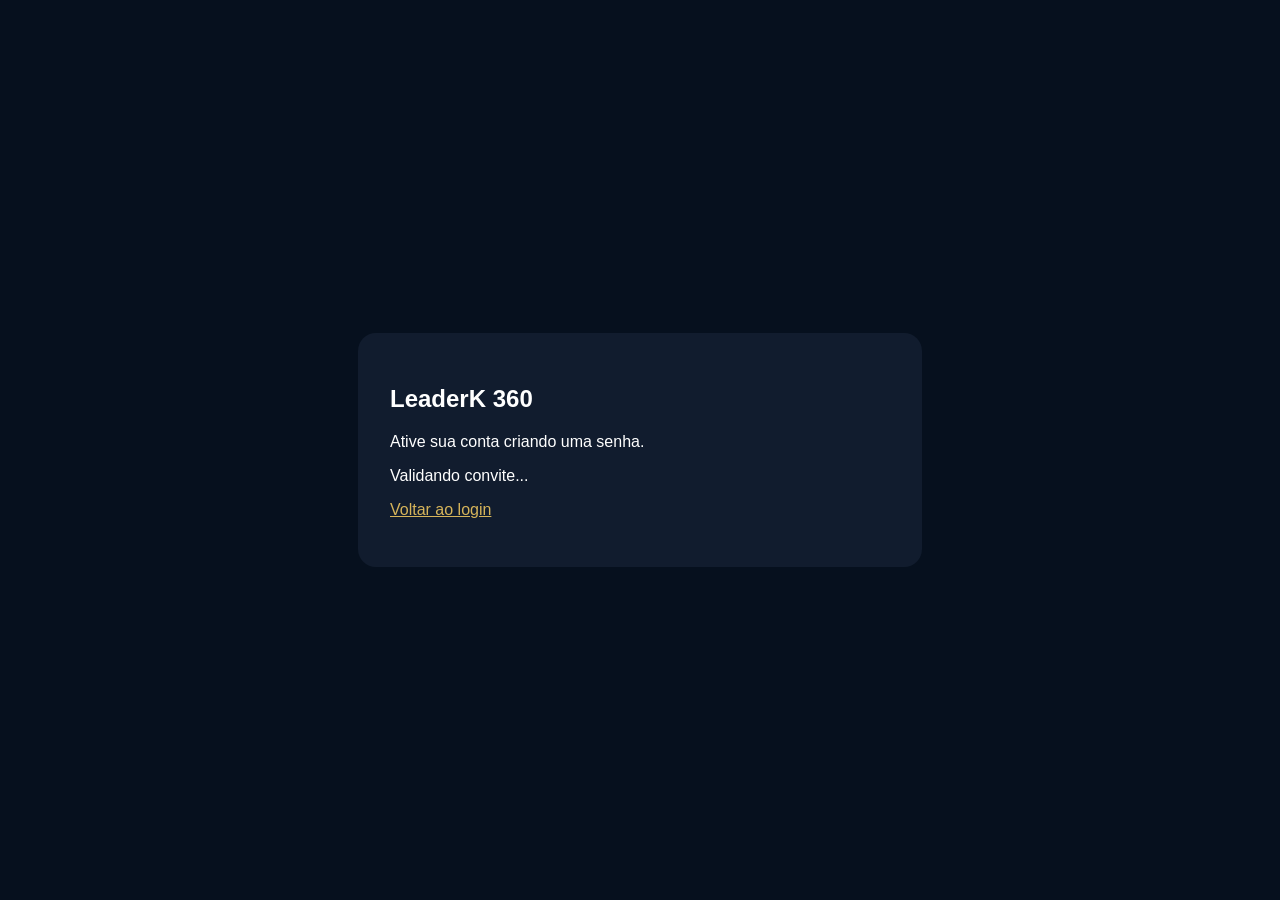
<file: activate-account.html>
<!DOCTYPE html><html lang='pt-BR'><head><meta charset='UTF-8'><meta name='viewport' content='width=device-width,initial-scale=1'><title>LeaderK 360 | Ativação</title><style>
body{margin:0;font-family:Arial;background:#06101e;color:#fff;display:flex;justify-content:center;align-items:center;min-height:100vh}
.card{width:min(500px,95%);background:#111c2e;padding:32px;border-radius:18px}
input{width:100%;padding:12px;margin:8px 0 16px;background:#1d2b42;color:#fff;border:1px solid #555;border-radius:10px}
button{width:100%;padding:14px;border:0;border-radius:999px;background:#d6b45a;font-weight:bold}
#msg{margin:14px 0}
a{color:#d6b45a}
</style></head><body><div class='card'><h2>LeaderK 360</h2><p>Ative sua conta criando uma senha.</p><form id='f' hidden><label>Senha</label><input id='p1' type='password' minlength='10' required><label>Confirmar senha</label><input id='p2' type='password' minlength='10' required><button>Ativar conta</button></form><div id='msg'>Validando convite...</div><p><a href='login-institucional.html'>Voltar ao login</a></p></div>
<script type='module'>
import {createClient} from 'https://esm.sh/@supabase/supabase-js@2';
const supabase=createClient('https://qdgljsbntpsjulfwxolf.supabase.co','sb_publishable_zc4oXLuv6CpXpxDRvR7MYg_dsHjB6VJ',{auth:{detectSessionInUrl:true,persistSession:true}});
const form=document.getElementById('f'),msg=document.getElementById('msg');
const p1=document.getElementById('p1'),p2=document.getElementById('p2');
function m(t,c=''){msg.className=c;msg.textContent=t;}
async function init(){
const params=new URLSearchParams(location.search);
const code=params.get('code');
if(code){const r=await supabase.auth.exchangeCodeForSession(code);if(r.error){m(r.error.message,'err');return;}}
const s=await supabase.auth.getSession();
if(!s.data.session){m('Convite inválido ou expirado.','err');return;}
form.hidden=false;m('Convite validado. Defina sua senha.','ok');
}
supabase.auth.onAuthStateChange((e,s)=>{if(e==='SIGNED_IN'&&s){form.hidden=false;m('Convite validado. Defina sua senha.','ok');}});
form.addEventListener('submit',async(ev)=>{
ev.preventDefault();
if(p1.value!==p2.value){m('As senhas não coincidem.','err');return;}
const r=await supabase.auth.updateUser({password:p1.value});
if(r.error){m(r.error.message,'err');return;}

const {data:activationData,error:activationError}=await supabase.rpc(
  'activate_current_institutional_account'
);

if(activationError){
  console.error('Erro ao ativar vínculo institucional:',activationError);
  m(
    'A senha foi criada, mas o vínculo institucional não pôde ser ativado.',
    'err'
  );
  return;
}

console.log('Conta institucional ativada:',activationData);

try{
const u=await supabase.auth.getUser();
const email=u.data.user?.email;
if(email){
const q=await supabase.from('organization_users').select('organization_id,id,nome,role,email').eq('email',email).maybeSingle();
if(q.data){
await supabase.from('ai_audit_logs').insert({organization_id:q.data.organization_id,event_type:'INSTITUTIONAL_ACCOUNT_ACTIVATED',action_description:'Institutional account activated.',actor_type:'institutional_user',actor_identifier:q.data.email,ai_model:'LeaderK Executive Intelligence Center',ai_version:'1.0 Enterprise',source_module:'activate-account.html',metadata:{user_id:q.data.id,user_name:q.data.nome,user_role:q.data.role,activated_at:new Date().toISOString()}});
}}
}catch(e){}
await supabase.auth.signOut({scope:'local'});
m('Conta ativada. Redirecionando...','ok');
setTimeout(()=>location.href='login-institucional.html',1800);
});
init();
</script></body></html>
</file>
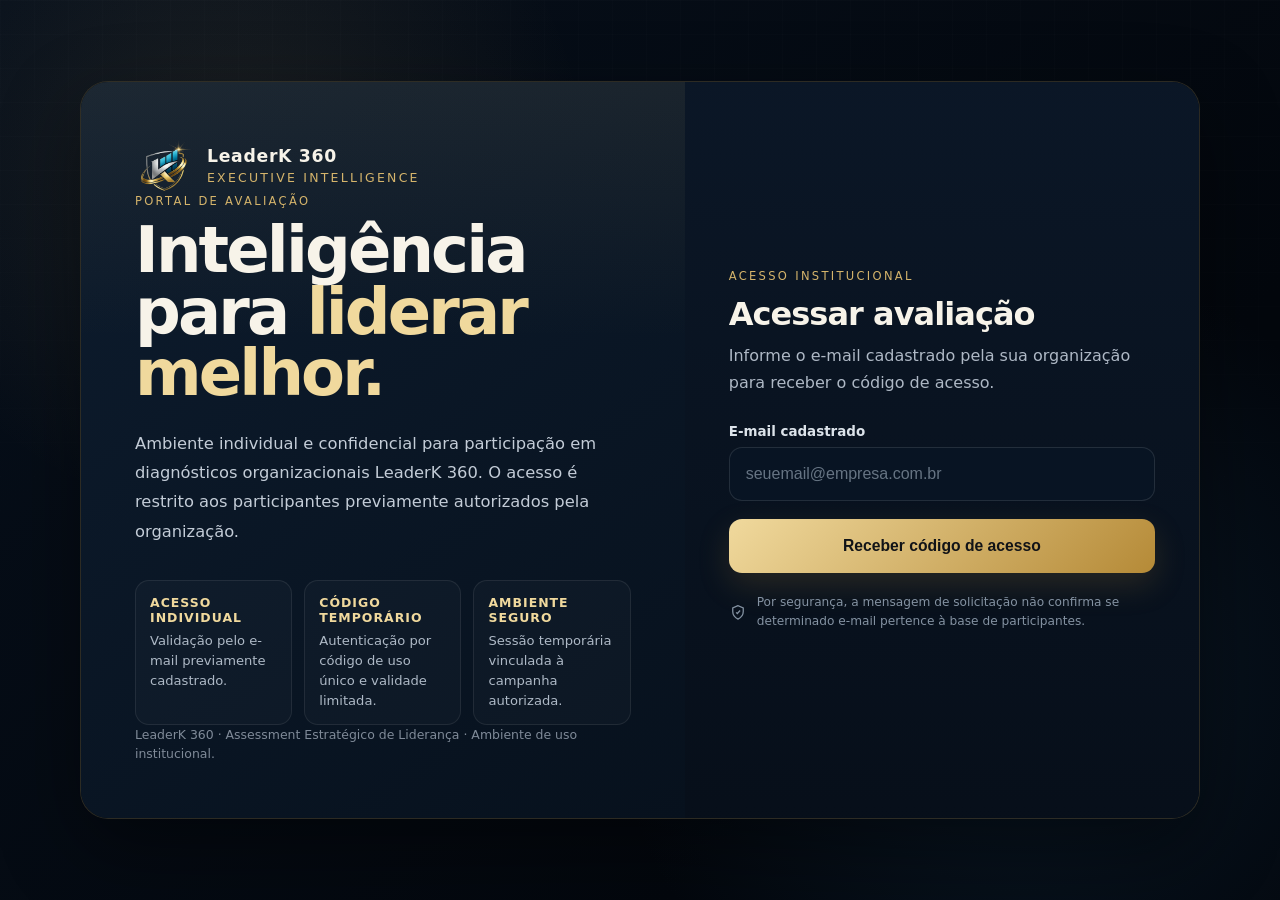
<file: assessment-institucional.html>
<!doctype html>
<html lang="pt-BR">
<head>
<meta charset="utf-8">
<meta name="viewport" content="width=device-width,initial-scale=1">
<meta name="robots" content="noindex,nofollow">
<title>LeaderK 360 | Assessment Institucional</title>
<style>
:root{--bg:#06101b;--panel:#0b1929;--panel2:#081522;--gold:#d5b46b;--gold2:#f0d89e;--text:#f7f4ed;--muted:#a8b5c5;--line:rgba(213,180,107,.22);--err:#ff9298}
*{box-sizing:border-box}body{margin:0;min-height:100vh;background:radial-gradient(circle at 15% 0,rgba(213,180,107,.09),transparent 27%),var(--bg);color:var(--text);font-family:Inter,system-ui,-apple-system,Segoe UI,sans-serif}
.shell{max-width:930px;margin:0 auto;padding:30px 18px 70px}.head{display:flex;justify-content:space-between;align-items:center;gap:20px;margin-bottom:24px}.brand{font-weight:900;letter-spacing:.04em;font-size:1.05rem}.brand span{color:var(--gold)}.identity{font-size:.78rem;color:var(--muted);text-align:right}
.card{background:linear-gradient(180deg,rgba(13,28,45,.98),rgba(7,18,30,.98));border:1px solid var(--line);border-radius:25px;padding:clamp(22px,5vw,46px);box-shadow:0 28px 80px rgba(0,0,0,.38)}
.progress{height:7px;background:#132437;border-radius:100px;overflow:hidden;margin-bottom:29px}.progress span{height:100%;display:block;background:linear-gradient(90deg,#b68a38,var(--gold2));transition:.25s}
.kicker{font-size:.7rem;color:var(--gold);text-transform:uppercase;letter-spacing:.17em;font-weight:800}.counter{font-size:.84rem;color:var(--muted);margin-top:8px}
h1{font-size:clamp(1.6rem,4vw,2.45rem);line-height:1.22;letter-spacing:-.025em;margin:15px 0 29px}
.scale{display:grid;grid-template-columns:repeat(5,1fr);gap:10px}.choice{background:#091827;border:1px solid rgba(255,255,255,.1);border-radius:14px;color:#dce5ef;min-height:82px;padding:14px 7px;cursor:pointer;transition:.18s;text-align:center}.choice:hover,.choice.selected{border-color:var(--gold);background:rgba(213,180,107,.10);color:var(--gold2)}.choice strong{display:block;font-size:1.22rem}.choice small{display:block;font-size:.67rem;line-height:1.2;margin-top:6px}
.actions{display:flex;justify-content:space-between;gap:12px;margin-top:30px}button.nav{height:50px;padding:0 23px;border-radius:12px;border:1px solid rgba(255,255,255,.12);background:#0a1929;color:white;font-weight:800;cursor:pointer}button.primary{border:0;background:linear-gradient(135deg,var(--gold2),#b78936);color:#11151a}button:disabled{opacity:.38;cursor:not-allowed}
.error{display:none;margin-top:17px;padding:12px 14px;border-radius:12px;color:var(--err);border:1px solid rgba(255,146,152,.2);background:rgba(255,146,152,.07);font-size:.86rem}.error.show{display:block}
.done{text-align:center}.done p{color:var(--muted);line-height:1.7;max-width:620px;margin:0 auto}.hidden{display:none!important}
.notice{font-size:.78rem;color:var(--muted);line-height:1.5;margin-top:21px}
@media(max-width:640px){.head{align-items:flex-start}.identity{max-width:52%}.scale{grid-template-columns:1fr}.choice{min-height:auto;display:flex;align-items:center;gap:12px;text-align:left;padding:12px 16px}.choice strong{width:25px}.choice small{margin:0}}
</style>
</head>
<body>
<main class="shell">
  <header class="head">
    <div class="brand">LeaderK <span>360</span></div>
    <div class="identity" id="identity">Validando sessão...</div>
  </header>

  <section class="card" id="assessment-card">
    <div class="progress"><span id="progress" style="width:0"></span></div>
    <div class="kicker">Assessment Institucional</div>
    <div class="counter" id="counter"></div>
    <h1 id="question"></h1>
    <div class="scale" id="scale"></div>
    <div class="actions">
      <button class="nav" id="prev" type="button">Anterior</button>
      <button class="nav primary" id="next" type="button" disabled>Próxima</button>
    </div>
    <div class="error" id="error"></div>
    <div class="notice">Responda considerando seu comportamento profissional habitual. Não existem respostas certas ou erradas.</div>
  </section>

  <section class="card done hidden" id="done-card">
    <div class="kicker">Concluído</div>
    <h1>Avaliação registrada com sucesso.</h1>
    <p>Suas respostas foram recebidas. O resultado será utilizado de forma estruturada no diagnóstico institucional da campanha.</p>
  </section>
</main>

<script>
const FUNCTIONS_BASE = "https://qdgljsbntpsjulfwxolf.supabase.co/functions/v1";
const QUESTIONS = [{"n": 1, "d": "D1", "t": "Assumo a iniciativa quando percebo que uma decisão importante está sem responsável."}, {"n": 2, "d": "D2", "t": "Consigo decidir com agilidade quando o tempo disponível é limitado."}, {"n": 3, "d": "D3", "t": "Mantenho clareza de raciocínio mesmo quando sou pressionado por resultados."}, {"n": 4, "d": "D4", "t": "Consigo expor minhas ideias de forma clara para públicos com perfis diferentes."}, {"n": 5, "d": "D5", "t": "Procuro compreender como minhas decisões afetam as pessoas envolvidas."}, {"n": 6, "d": "D6", "t": "Transformo prioridades em tarefas, responsáveis e prazos definidos."}, {"n": 7, "d": "D7", "t": "Antes de agir, procuro compreender como o problema se conecta ao contexto mais amplo."}, {"n": 8, "d": "D8", "t": "Reavalio uma decisão quando surgem evidências relevantes que contradizem minha posição."}, {"n": 9, "d": "D1", "t": "Consigo sustentar uma posição profissional mesmo diante de resistência."}, {"n": 10, "d": "D2", "t": "Evito prolongar decisões quando as informações disponíveis já são suficientes."}, {"n": 11, "d": "D3", "t": "Em situações tensas, consigo separar pressão emocional do problema a ser resolvido."}, {"n": 12, "d": "D4", "t": "Adapto minha comunicação sem perder a objetividade da mensagem."}, {"n": 13, "d": "D5", "t": "Escuto perspectivas diferentes antes de concluir questões que afetam a equipe."}, {"n": 14, "d": "D6", "t": "Acompanho a execução até que as entregas relevantes estejam efetivamente concluídas."}, {"n": 15, "d": "D7", "t": "Considero consequências de médio e longo prazo nas decisões atuais."}, {"n": 16, "d": "D8", "t": "Consigo distinguir convicção pessoal de evidência objetiva ao decidir."}, {"n": 17, "d": "D1", "t": "Quando necessário, assumo responsabilidade por decisões difíceis."}, {"n": 18, "d": "D2", "t": "Tenho dificuldade em avançar sem dispor de praticamente todas as informações."}, {"n": 19, "d": "D3", "t": "Consigo manter comportamento funcional quando ocorrem imprevistos importantes."}, {"n": 20, "d": "D4", "t": "Tenho facilidade para organizar argumentos e gerar entendimento em situações complexas."}, {"n": 21, "d": "D5", "t": "Percebo sinais de desgaste ou desengajamento nas pessoas com quem trabalho."}, {"n": 22, "d": "D6", "t": "Costumo deixar o acompanhamento de tarefas importantes para quando surgem problemas."}, {"n": 23, "d": "D7", "t": "Identifico relações entre decisões de áreas diferentes da organização."}, {"n": 24, "d": "D8", "t": "Considero riscos, benefícios e efeitos colaterais antes de decisões relevantes."}, {"n": 25, "d": "D1", "t": "Expresso discordância quando considero que uma orientação pode produzir resultado inadequado."}, {"n": 26, "d": "D2", "t": "Consigo escolher um curso de ação mesmo quando existem alternativas igualmente plausíveis."}, {"n": 27, "d": "D3", "t": "Quando sou contrariado sob pressão, minha reação tende a prejudicar minha capacidade de análise."}, {"n": 28, "d": "D4", "t": "Consigo conduzir conversas difíceis preservando clareza e respeito."}, {"n": 29, "d": "D5", "t": "Busco criar condições para que outras pessoas desenvolvam autonomia."}, {"n": 30, "d": "D6", "t": "Mantenho padrões de organização mesmo em períodos de alta demanda."}, {"n": 31, "d": "D7", "t": "Tendo a concentrar minha atenção apenas no problema imediato, sem considerar efeitos sistêmicos."}, {"n": 32, "d": "D8", "t": "Assumo responsabilidade pelas consequências das decisões das quais participo."}, {"n": 33, "d": "D1", "t": "Consigo estabelecer limites profissionais mesmo quando isso gera desconforto."}, {"n": 34, "d": "D2", "t": "Diante de uma urgência real, consigo priorizar rapidamente o que precisa ser decidido."}, {"n": 35, "d": "D3", "t": "Recupero meu equilíbrio com rapidez depois de situações de forte tensão."}, {"n": 36, "d": "D4", "t": "Em discussões importantes, costumo insistir na mesma forma de comunicar mesmo quando não estou sendo compreendido."}, {"n": 37, "d": "D5", "t": "Ao cobrar desempenho, procuro considerar contexto e responsabilidade individual."}, {"n": 38, "d": "D6", "t": "Tenho facilidade para priorizar atividades que realmente impactam o resultado."}, {"n": 39, "d": "D7", "t": "Procuro antecipar cenários antes que seus efeitos se tornem problemas imediatos."}, {"n": 40, "d": "D8", "t": "Depois de tomar uma decisão, evito revisá-la para não demonstrar insegurança."}, {"n": 41, "d": "D1", "t": "Tenho segurança para agir dentro da minha esfera de responsabilidade sem depender de validação constante."}, {"n": 42, "d": "D2", "t": "Consigo diferenciar decisões que exigem rapidez daquelas que exigem maior análise."}, {"n": 43, "d": "D3", "t": "Sob pressão, preservo minha capacidade de ouvir informações contrárias ao que eu esperava."}, {"n": 44, "d": "D4", "t": "Consigo influenciar decisões sem depender exclusivamente de autoridade formal."}, {"n": 45, "d": "D5", "t": "Tenho pouca disposição para investir tempo no desenvolvimento profissional de outras pessoas."}, {"n": 46, "d": "D6", "t": "Defino critérios objetivos para acompanhar o andamento de entregas relevantes."}, {"n": 47, "d": "D7", "t": "Consigo identificar tendências e mudanças que podem afetar resultados futuros."}, {"n": 48, "d": "D8", "t": "Avalio se a qualidade da decisão foi adequada mesmo quando o resultado final não foi o esperado."}, {"n": 49, "d": "D1", "t": "Evito assumir a condução de situações ambíguas até que outra pessoa defina claramente o caminho."}, {"n": 50, "d": "D2", "t": "Quando uma decisão precisa ser tomada, consigo evitar ciclos improdutivos de análise."}, {"n": 51, "d": "D3", "t": "Consigo preservar consistência de comportamento mesmo quando recebo críticas."}, {"n": 52, "d": "D4", "t": "Verifico se minha mensagem foi compreendida, em vez de presumir que comunicar é apenas transmitir."}, {"n": 53, "d": "D5", "t": "Procuro integrar contribuições de pessoas com perspectivas diferentes."}, {"n": 54, "d": "D6", "t": "Tenho dificuldade em manter disciplina de execução quando surgem novas demandas concorrentes."}, {"n": 55, "d": "D7", "t": "Avalio como recursos, pessoas, processos e ambiente externo interagem antes de decisões estratégicas."}, {"n": 56, "d": "D8", "t": "Consigo reconhecer limites do meu próprio julgamento e buscar validação quando o risco justifica."}];
const SCALE_LABELS = ["Discordo totalmente","Discordo","Neutro","Concordo","Concordo totalmente"];

const sessionToken = sessionStorage.getItem("leaderk_assessment_session");
let current = 0;
let answers = Array(56).fill(null);
let submitting = false;

const el = id => document.getElementById(id);

function showError(message) {
  el("error").textContent = message;
  el("error").classList.add("show");
}
function clearError() {
  el("error").textContent = "";
  el("error").classList.remove("show");
}

async function validateSession() {
  if (!sessionToken) {
    window.location.href = "avaliacao.html";
    return;
  }

  try {
    const res = await fetch(`${FUNCTIONS_BASE}/assessment-session`, {
      method:"POST",
      headers:{"Content-Type":"application/json"},
      body:JSON.stringify({session_token:sessionToken, action:"start"})
    });
    const data = await res.json().catch(()=>({}));

    if (!res.ok || !data?.ok) throw new Error(data?.error || "SESSION_ERROR");

    const memberName = data?.member?.name || data?.participant?.name || "Participante";
    const organizationName = data?.organization?.name || "Organização";
    el("identity").textContent = `${memberName} · ${organizationName}`;
    render();
  } catch (error) {
    console.error(error);
    showError("Sua sessão não pôde ser validada. Retorne ao Portal de Avaliação e solicite um novo código.");
    el("next").disabled = true;
  }
}

function render() {
  clearError();
  const q = QUESTIONS[current];
  el("counter").textContent = `Questão ${current+1} de 56`;
  el("question").textContent = q.t;
  el("progress").style.width = `${((current+1)/56)*100}%`;
  el("prev").disabled = current === 0;
  el("next").textContent = current === 55 ? "Concluir avaliação" : "Próxima";
  el("next").disabled = answers[current] === null || submitting;

  const container = el("scale");
  container.innerHTML = "";
  SCALE_LABELS.forEach((label,index) => {
    const value = index + 1;
    const button = document.createElement("button");
    button.type = "button";
    button.className = "choice" + (answers[current] === value ? " selected" : "");
    button.innerHTML = `<strong>${value}</strong><small>${label}</small>`;
    button.addEventListener("click", () => {
      answers[current] = value;
      render();
    });
    container.appendChild(button);
  });
}

el("prev").addEventListener("click", () => {
  if (current > 0) {
    current--;
    render();
    window.scrollTo({top:0,behavior:"smooth"});
  }
});

el("next").addEventListener("click", async () => {
  if (answers[current] === null || submitting) return;

  if (current < 55) {
    current++;
    render();
    window.scrollTo({top:0,behavior:"smooth"});
    return;
  }

  submitting = true;
  el("next").disabled = true;
  el("next").textContent = "Registrando...";
  clearError();

  try {
    const res = await fetch(`${FUNCTIONS_BASE}/submit-assessment`, {
      method:"POST",
      headers:{"Content-Type":"application/json"},
      body:JSON.stringify({session_token:sessionToken, answers})
    });
    const data = await res.json().catch(()=>({}));

    if (!res.ok || !data?.ok) throw new Error(data?.error || "SAVE_FAILED");

    sessionStorage.removeItem("leaderk_assessment_session");
    sessionStorage.removeItem("leaderk_assessment_session_expires_at");
    sessionStorage.removeItem("leaderk_assessment_context");

    el("assessment-card").classList.add("hidden");
    el("done-card").classList.remove("hidden");
    window.scrollTo({top:0,behavior:"smooth"});
  } catch (error) {
    console.error(error);
    submitting = false;
    el("next").disabled = false;
    el("next").textContent = "Concluir avaliação";
    showError("Não foi possível registrar a avaliação. Suas respostas permanecem nesta tela. Tente novamente.");
  }
});

validateSession();
</script>
</body>
</html>
</file>
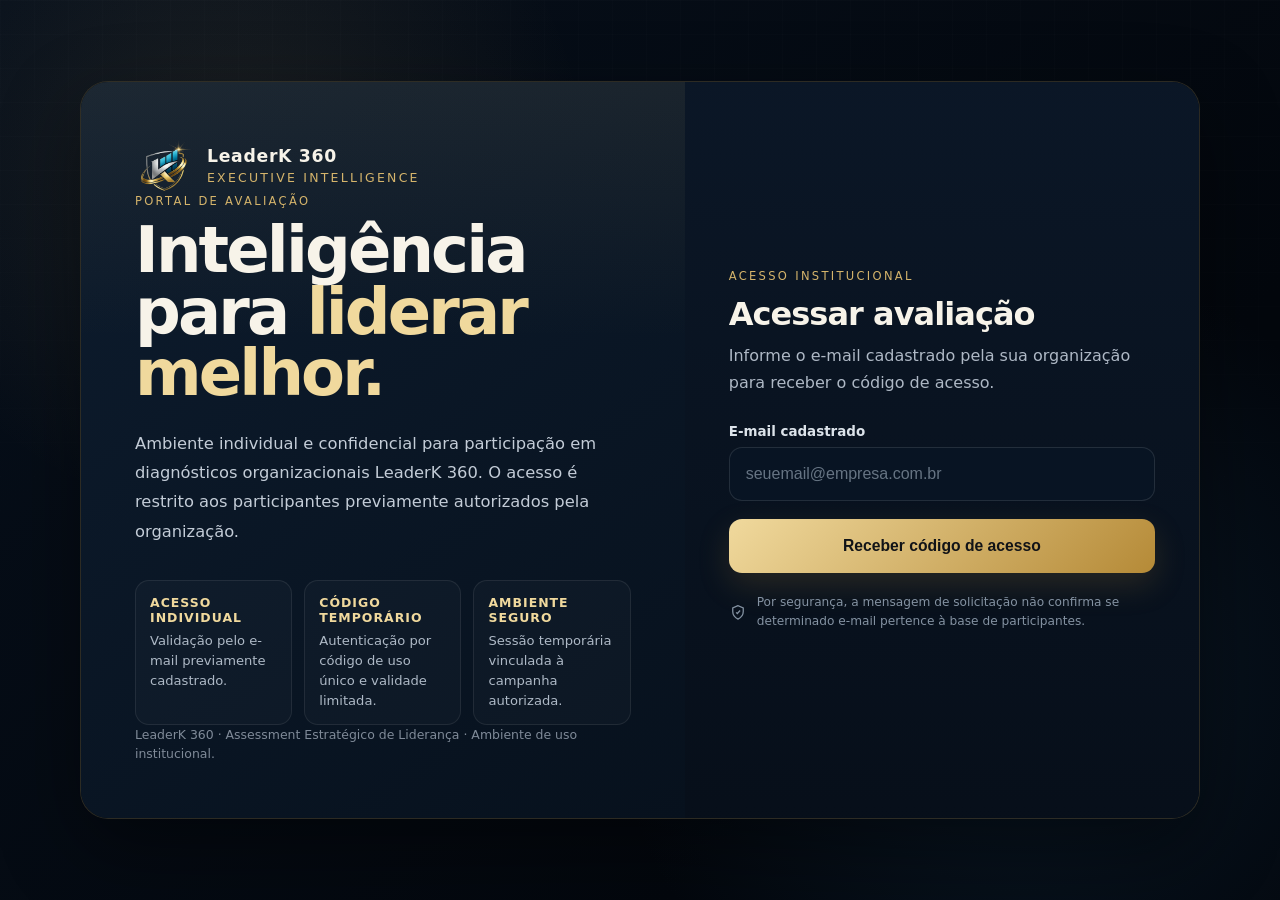
<file: avaliacao.html>
<!DOCTYPE html>
<html lang="pt-BR">
<head>
  <meta charset="UTF-8" />
  <meta name="viewport" content="width=device-width, initial-scale=1.0" />
  <meta name="robots" content="noindex,nofollow" />
  <title>LeaderK 360 | Portal de Avaliação</title>
  <style>
    :root{
      --bg:#07101c;
      --bg2:#0b1727;
      --panel:rgba(11,23,39,.94);
      --panel2:rgba(15,30,49,.88);
      --line:rgba(211,175,95,.20);
      --gold:#d5b46b;
      --gold2:#f0d99d;
      --text:#f7f3e9;
      --muted:#aeb8c5;
      --success:#39c68a;
      --danger:#ef6b72;
      --shadow:0 28px 80px rgba(0,0,0,.42);
    }
    *{box-sizing:border-box}
    html,body{min-height:100%}
    body{
      margin:0;
      color:var(--text);
      font-family:Inter,ui-sans-serif,system-ui,-apple-system,BlinkMacSystemFont,"Segoe UI",sans-serif;
      background:
        radial-gradient(circle at 18% 18%,rgba(213,180,107,.10),transparent 28%),
        radial-gradient(circle at 80% 75%,rgba(28,72,110,.26),transparent 34%),
        linear-gradient(135deg,var(--bg),#03070d 72%);
      min-height:100vh;
      display:grid;
      place-items:center;
      padding:28px 16px;
    }
    body:before{
      content:"";
      position:fixed; inset:0; pointer-events:none;
      background-image:linear-gradient(rgba(255,255,255,.018) 1px,transparent 1px),
                       linear-gradient(90deg,rgba(255,255,255,.014) 1px,transparent 1px);
      background-size:34px 34px;
      mask-image:linear-gradient(to bottom,rgba(0,0,0,.7),transparent 90%);
    }
    .shell{width:min(1120px,100%);display:grid;grid-template-columns:1.08fr .92fr;border:1px solid var(--line);border-radius:28px;overflow:hidden;box-shadow:var(--shadow);background:rgba(5,12,21,.74);backdrop-filter:blur(18px)}
    .brand{padding:54px;min-height:650px;display:flex;flex-direction:column;justify-content:space-between;background:
      linear-gradient(180deg,rgba(213,180,107,.08),transparent 35%),
      linear-gradient(145deg,#0d1c2e,#07111d)}
    .logo-wrap{display:flex;align-items:center;gap:14px}
    .logo-wrap img{width:58px;height:58px;object-fit:contain}
    .logo-fallback{width:58px;height:58px;border:1px solid var(--gold);border-radius:16px;display:grid;place-items:center;color:var(--gold2);font-weight:800;letter-spacing:.08em}
    .brand-name{font-weight:800;letter-spacing:.04em;font-size:1.08rem}
    .brand-sub{font-size:.78rem;color:var(--gold);letter-spacing:.18em;text-transform:uppercase;margin-top:4px}
    .hero h1{font-size:clamp(2.3rem,5vw,4.65rem);line-height:.96;margin:0 0 24px;letter-spacing:-.045em}
    .hero h1 span{color:var(--gold2)}
    .hero p{color:#c3ccd7;line-height:1.8;font-size:1.02rem;max-width:560px;margin:0}
    .trust{display:grid;grid-template-columns:repeat(3,1fr);gap:12px;margin-top:34px}
    .trust-item{border:1px solid rgba(255,255,255,.08);border-radius:14px;padding:14px;background:rgba(255,255,255,.025)}
    .trust-item strong{display:block;color:var(--gold2);font-size:.78rem;text-transform:uppercase;letter-spacing:.08em;margin-bottom:5px}
    .trust-item span{font-size:.82rem;color:#aeb9c6;line-height:1.45}
    .footnote{color:#7f8a98;font-size:.78rem;line-height:1.55}
    .portal{padding:44px;background:linear-gradient(180deg,rgba(11,23,39,.98),rgba(7,15,26,.98));display:flex;align-items:center}
    .card{width:100%;max-width:430px;margin:auto}
    .eyebrow{font-size:.72rem;text-transform:uppercase;letter-spacing:.2em;color:var(--gold);margin-bottom:12px}
    h2{font-size:2rem;margin:0 0 10px;letter-spacing:-.03em}
    .subtitle{margin:0 0 28px;color:var(--muted);line-height:1.65}
    .field{margin-bottom:18px}
    label{display:block;margin-bottom:8px;font-size:.84rem;font-weight:650;color:#dce3ea}
    input{
      width:100%;height:54px;border-radius:13px;border:1px solid rgba(255,255,255,.11);
      background:#081423;color:white;padding:0 16px;font-size:1rem;outline:none;transition:.2s
    }
    input:focus{border-color:rgba(213,180,107,.70);box-shadow:0 0 0 4px rgba(213,180,107,.09)}
    input::placeholder{color:#667483}
    .code-input{text-align:center;font-size:1.65rem;letter-spacing:.42em;font-weight:800;padding-left:calc(16px + .42em)}
    .btn{
      width:100%;height:54px;border:0;border-radius:13px;background:linear-gradient(135deg,var(--gold2),#b58a37);
      color:#111317;font-weight:800;font-size:.98rem;cursor:pointer;transition:.2s;box-shadow:0 12px 32px rgba(181,138,55,.18)
    }
    .btn:hover{transform:translateY(-1px);filter:brightness(1.04)}
    .btn:disabled{opacity:.5;cursor:not-allowed;transform:none}
    .secondary{
      margin-top:11px;background:transparent;color:#d7dde5;border:1px solid rgba(255,255,255,.11);box-shadow:none
    }
    .status{margin-top:16px;border-radius:12px;padding:12px 14px;font-size:.86rem;line-height:1.5;display:none}
    .status.show{display:block}
    .status.info{background:rgba(213,180,107,.08);border:1px solid rgba(213,180,107,.17);color:#ead9b0}
    .status.error{background:rgba(239,107,114,.09);border:1px solid rgba(239,107,114,.22);color:#ffb8bd}
    .status.success{background:rgba(57,198,138,.09);border:1px solid rgba(57,198,138,.20);color:#9fe3c4}
    .hidden{display:none!important}
    .identity{border:1px solid rgba(213,180,107,.18);border-radius:18px;padding:20px;background:rgba(213,180,107,.045);margin:22px 0}
    .identity .name{font-size:1.25rem;font-weight:800;margin-bottom:4px}
    .identity .role{color:var(--muted);font-size:.9rem}
    .org-chip{display:inline-flex;margin-top:12px;padding:7px 10px;border-radius:999px;border:1px solid rgba(213,180,107,.20);color:var(--gold2);font-size:.74rem;letter-spacing:.04em}
    .security{display:flex;gap:10px;margin-top:20px;color:#8492a2;font-size:.76rem;line-height:1.55}
    .security svg{flex:0 0 18px;margin-top:1px}
    .spinner{display:inline-block;width:16px;height:16px;border:2px solid rgba(17,19,23,.28);border-top-color:#111317;border-radius:50%;animation:spin .75s linear infinite;vertical-align:-3px;margin-right:7px}
    @keyframes spin{to{transform:rotate(360deg)}}
    @media(max-width:860px){
      .shell{grid-template-columns:1fr}
      .brand{min-height:auto;padding:34px}
      .hero{margin:70px 0 30px}
      .trust{grid-template-columns:1fr}
      .portal{padding:34px 24px}
    }
    @media(max-width:480px){
      body{padding:0}
      .shell{border-radius:0;min-height:100vh;border-left:0;border-right:0}
      .brand{padding:28px 22px}
      .hero{margin:52px 0 18px}
      .portal{padding:30px 22px}
    }
  </style>
</head>
<body>
  <main class="shell">
    <section class="brand">
      <div class="logo-wrap">
        <img src="logo-leaderk360.png" alt="LeaderK 360" onerror="this.style.display='none';this.nextElementSibling.style.display='grid'">
        <div class="logo-fallback" style="display:none">LK</div>
        <div>
          <div class="brand-name">LeaderK 360</div>
          <div class="brand-sub">Executive Intelligence</div>
        </div>
      </div>

      <div class="hero">
        <div class="eyebrow">Portal de Avaliação</div>
        <h1>Inteligência para <span>liderar melhor.</span></h1>
        <p>Ambiente individual e confidencial para participação em diagnósticos organizacionais LeaderK 360. O acesso é restrito aos participantes previamente autorizados pela organização.</p>

        <div class="trust">
          <div class="trust-item"><strong>Acesso individual</strong><span>Validação pelo e-mail previamente cadastrado.</span></div>
          <div class="trust-item"><strong>Código temporário</strong><span>Autenticação por código de uso único e validade limitada.</span></div>
          <div class="trust-item"><strong>Ambiente seguro</strong><span>Sessão temporária vinculada à campanha autorizada.</span></div>
        </div>
      </div>

      <div class="footnote">LeaderK 360 · Assessment Estratégico de Liderança · Ambiente de uso institucional.</div>
    </section>

    <section class="portal">
      <div class="card">
        <div id="step-email">
          <div class="eyebrow" id="campaign-kicker">Acesso institucional</div>
          <h2 id="screen-title">Acessar avaliação</h2>
          <p class="subtitle" id="screen-subtitle">Informe o e-mail cadastrado pela sua organização para receber o código de acesso.</p>

          <form id="email-form">
            <div class="field">
              <label for="email">E-mail cadastrado</label>
              <input id="email" type="email" autocomplete="email" placeholder="seuemail@empresa.com.br" required />
            </div>
            <button class="btn" id="request-btn" type="submit">Receber código de acesso</button>
          </form>

          <div id="email-status" class="status" aria-live="polite"></div>

          <div class="security">
            <svg viewBox="0 0 24 24" fill="none" stroke="currentColor"><path stroke-width="1.7" d="M12 3 5 6v5c0 4.7 2.7 8 7 10 4.3-2 7-5.3 7-10V6l-7-3Z"/><path stroke-width="1.7" d="m9.5 12 1.6 1.6 3.7-4"/></svg>
            <span>Por segurança, a mensagem de solicitação não confirma se determinado e-mail pertence à base de participantes.</span>
          </div>
        </div>

        <div id="step-code" class="hidden">
          <div class="eyebrow">Verificação</div>
          <h2>Digite o código</h2>
          <p class="subtitle">Enviamos um código de 6 dígitos para o e-mail informado. O código possui validade limitada.</p>

          <form id="code-form">
            <div class="field">
              <label for="code">Código de acesso</label>
              <input id="code" class="code-input" inputmode="numeric" autocomplete="one-time-code" maxlength="6" pattern="[0-9]{6}" placeholder="000000" required />
            </div>
            <button class="btn" id="verify-btn" type="submit">Validar e acessar</button>
            <button class="btn secondary" id="back-btn" type="button">Usar outro e-mail</button>
          </form>

          <div id="code-status" class="status" aria-live="polite"></div>
        </div>

        <div id="step-authorized" class="hidden">
          <div class="eyebrow">Acesso autorizado</div>
          <h2>Identidade validada</h2>
          <p class="subtitle">Sua sessão temporária foi criada com sucesso para esta campanha.</p>

          <div class="identity">
            <div class="name" id="participant-name">Participante</div>
            <div class="role" id="participant-role"></div>
            <div class="org-chip" id="organization-name">Organização</div>
          </div>

          <div id="authorized-campaign" class="status success show"></div>

          <button class="btn" id="start-assessment-btn" type="button">Iniciar Assessment</button>
          <button class="btn secondary" id="exit-btn" type="button">Encerrar acesso</button>

          <div id="start-status" class="status" aria-live="polite"></div>
        </div>
      </div>
    </section>
  </main>

  <script>
    (() => {
      const SUPABASE_FUNCTIONS_BASE = "https://qdgljsbntpsjulfwxolf.supabase.co/functions/v1";
      const REQUEST_CODE_URL = `${SUPABASE_FUNCTIONS_BASE}/request-assessment-code`;
      const VERIFY_CODE_URL = `${SUPABASE_FUNCTIONS_BASE}/verify-assessment-code`;

      const qs = new URLSearchParams(location.search);
      const organizationSlug = (qs.get("org") || "desenvolve-mt").trim().toLowerCase();
      const campaignSlug = (qs.get("campaign") || "diagnostico-organizacional-2026").trim().toLowerCase();

      const stepEmail = document.getElementById("step-email");
      const stepCode = document.getElementById("step-code");
      const stepAuthorized = document.getElementById("step-authorized");

      const emailForm = document.getElementById("email-form");
      const codeForm = document.getElementById("code-form");
      const emailInput = document.getElementById("email");
      const codeInput = document.getElementById("code");
      const requestBtn = document.getElementById("request-btn");
      const verifyBtn = document.getElementById("verify-btn");
      const backBtn = document.getElementById("back-btn");
      const exitBtn = document.getElementById("exit-btn");
      const startBtn = document.getElementById("start-assessment-btn");

      let activeEmail = "";

      function setStatus(el, text = "", type = "info") {
        el.className = "status";
        el.textContent = "";
        if (!text) return;
        el.classList.add("show", type);
        el.textContent = text;
      }

      function setBusy(button, busy, label) {
        button.disabled = busy;
        button.innerHTML = busy ? `<span class="spinner"></span>${label}` : label;
      }

      function showStep(step) {
        stepEmail.classList.toggle("hidden", step !== "email");
        stepCode.classList.toggle("hidden", step !== "code");
        stepAuthorized.classList.toggle("hidden", step !== "authorized");
      }

      function validEmail(value) {
        return /^[^\s@]+@[^\s@]+\.[^\s@]+$/.test(value);
      }

      function clearPortalSession() {
        sessionStorage.removeItem("leaderk_assessment_session");
        sessionStorage.removeItem("leaderk_assessment_session_expires_at");
        sessionStorage.removeItem("leaderk_assessment_context");
      }

      emailForm.addEventListener("submit", async (event) => {
        event.preventDefault();
        const status = document.getElementById("email-status");
        const email = emailInput.value.trim().toLowerCase();

        if (!validEmail(email)) {
          setStatus(status, "Informe um e-mail válido.", "error");
          return;
        }

        activeEmail = email;
        setStatus(status, "");
        setBusy(requestBtn, true, "Enviando código...");

        try {
          const response = await fetch(REQUEST_CODE_URL, {
            method: "POST",
            headers: { "Content-Type": "application/json" },
            body: JSON.stringify({
              organization_slug: organizationSlug,
              campaign_slug: campaignSlug,
              email
            })
          });

          const data = await response.json().catch(() => ({}));

          if (!response.ok) {
            throw new Error(data?.error || "Não foi possível processar a solicitação.");
          }

          setStatus(status,
            data?.message || "Se o e-mail estiver autorizado, um código de acesso será enviado.",
            "success"
          );

          setTimeout(() => {
            showStep("code");
            codeInput.focus();
          }, 650);
        } catch (error) {
          console.error(error);
          setStatus(status, "Não foi possível solicitar o código neste momento. Tente novamente.", "error");
        } finally {
          setBusy(requestBtn, false, "Receber código de acesso");
        }
      });

      codeInput.addEventListener("input", () => {
        codeInput.value = codeInput.value.replace(/\D/g, "").slice(0, 6);
      });

      codeForm.addEventListener("submit", async (event) => {
        event.preventDefault();
        const status = document.getElementById("code-status");
        const code = codeInput.value.replace(/\D/g, "").slice(0, 6);

        if (!activeEmail || code.length !== 6) {
          setStatus(status, "Informe o código de 6 dígitos.", "error");
          return;
        }

        setStatus(status, "");
        setBusy(verifyBtn, true, "Validando...");

        try {
          const response = await fetch(VERIFY_CODE_URL, {
            method: "POST",
            headers: { "Content-Type": "application/json" },
            body: JSON.stringify({
              organization_slug: organizationSlug,
              campaign_slug: campaignSlug,
              email: activeEmail,
              code
            })
          });

          const data = await response.json().catch(() => ({}));

          if (!response.ok || !data?.ok || !data?.session_token) {
            throw new Error(data?.message || "Código inválido ou expirado.");
          }

          sessionStorage.setItem("leaderk_assessment_session", data.session_token);
          sessionStorage.setItem("leaderk_assessment_session_expires_at", data.session_expires_at || "");
          sessionStorage.setItem("leaderk_assessment_context", JSON.stringify({
            organization_slug: data.organization?.slug || organizationSlug,
            organization_name: data.organization?.name || "",
            campaign_slug: campaignSlug,
            campaign_name: data.campaign?.name || "",
            assessment_key: data.campaign?.assessment_key || "",
            participant_name: data.participant?.name || "",
            participant_role: data.participant?.role || ""
          }));

          document.getElementById("participant-name").textContent = data.participant?.name || "Participante";
          document.getElementById("participant-role").textContent = data.participant?.role || "";
          document.getElementById("organization-name").textContent = data.organization?.name || "Organização";
          document.getElementById("authorized-campaign").textContent =
            data.campaign?.title || data.campaign?.name || "Campanha institucional autorizada";

          showStep("authorized");
        } catch (error) {
          console.error(error);
          setStatus(status, error.message || "Código inválido ou expirado.", "error");
        } finally {
          setBusy(verifyBtn, false, "Validar e acessar");
        }
      });

      backBtn.addEventListener("click", () => {
        codeInput.value = "";
        activeEmail = "";
        setStatus(document.getElementById("code-status"), "");
        showStep("email");
        emailInput.focus();
      });

      exitBtn.addEventListener("click", () => {
        clearPortalSession();
        activeEmail = "";
        emailInput.value = "";
        codeInput.value = "";
        showStep("email");
      });

      startBtn.addEventListener("click", async () => {
        const status = document.getElementById("start-status");
        const token = sessionStorage.getItem("leaderk_assessment_session");

        if (!token) {
          setStatus(status, "Sua sessão não está disponível. Solicite um novo código.", "error");
          return;
        }

        setBusy(startBtn, true, "Validando acesso...");

        try {
          const response = await fetch(
            `${SUPABASE_FUNCTIONS_BASE}/assessment-session`,
            {
              method: "POST",
              headers: { "Content-Type": "application/json" },
              body: JSON.stringify({
                session_token: token,
                action: "start"
              })
            }
          );

          const data = await response.json().catch(() => ({}));

          if (!response.ok || !data?.ok) {
            throw new Error(data?.error || "SESSION_VALIDATION_FAILED");
          }

          window.location.href = "assessment-institucional.html";
        } catch (error) {
          console.error(error);
          setStatus(
            status,
            "Não foi possível iniciar a avaliação. Verifique se a campanha está ativa e tente novamente.",
            "error"
          );
          setBusy(startBtn, false, "Iniciar Assessment");
        }
      });

      if (!sessionStorage.getItem("leaderk_assessment_session")) {
        showStep("email");
      } else {
        clearPortalSession();
        showStep("email");
      }
    })();
  </script>
</body>
</html>
</file>
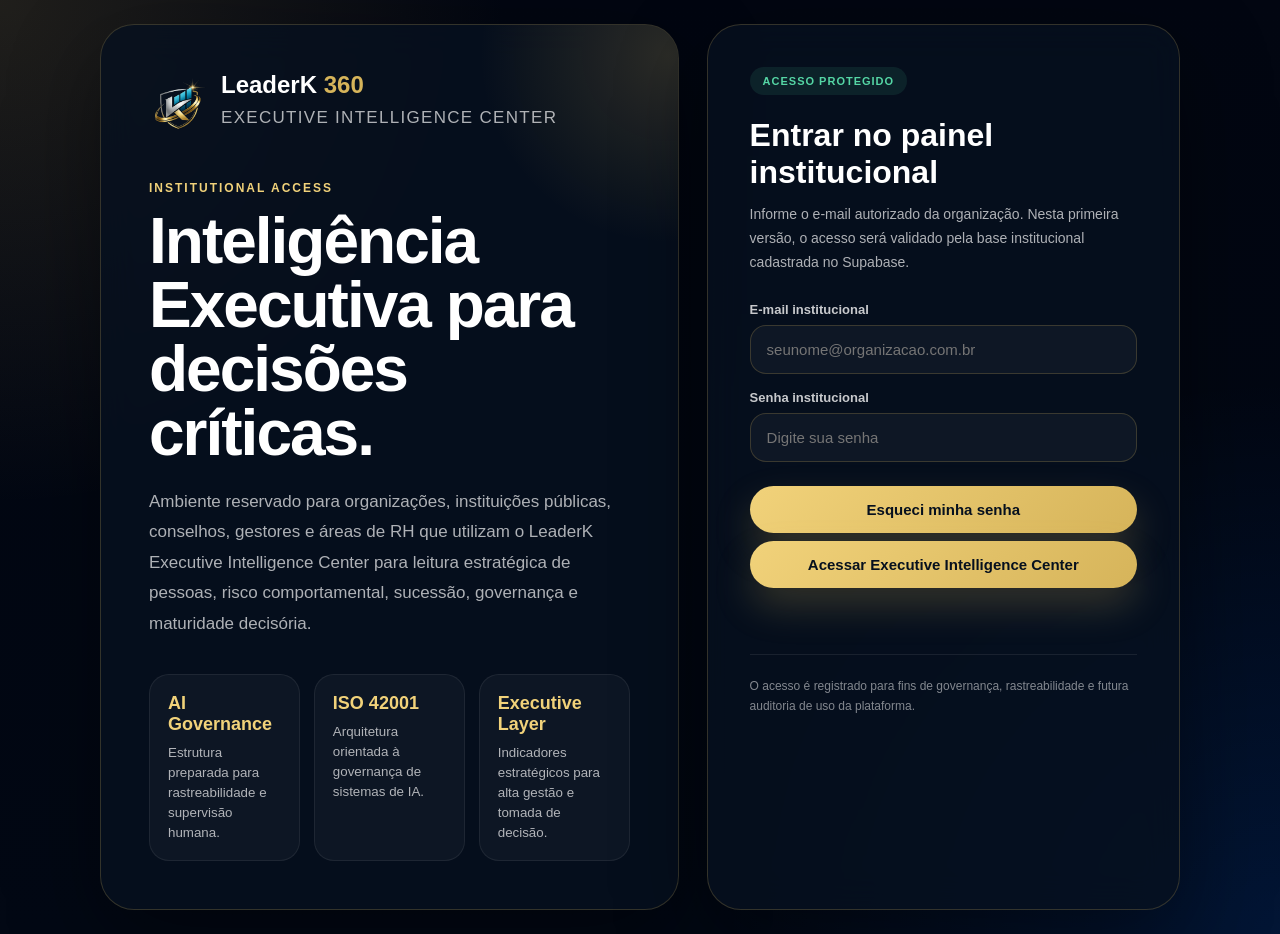
<file: login-institucional.html>
<!DOCTYPE html>
<html lang="pt-BR">
<head>
  <meta charset="UTF-8" />
  <meta name="viewport" content="width=device-width, initial-scale=1.0" />
  <title>LeaderK 360 | Acesso Institucional</title>

  <style>
    :root {
      --gold: #d6b45a;
      --gold2: #f1d27a;
      --green: #55d6a5;
      --text: #ffffff;
      --muted: rgba(255,255,255,.68);
      --line: rgba(214,180,90,.22);
      --panel: rgba(7,17,31,.82);
    }

    * {
      margin: 0;
      padding: 0;
      box-sizing: border-box;
    }

    body {
      min-height: 100vh;
      font-family: Arial, Helvetica, sans-serif;
      color: var(--text);
      background:
        radial-gradient(circle at top left, rgba(214,180,90,.14), transparent 32%),
        radial-gradient(circle at bottom right, rgba(0,102,255,.14), transparent 35%),
        linear-gradient(180deg,#020611 0%,#020814 100%);
      display: grid;
      place-items: center;
      padding: 24px;
    }

    .login-shell {
      width: min(1080px, 100%);
      display: grid;
      grid-template-columns: 1.1fr .9fr;
      gap: 28px;
      align-items: stretch;
    }

    .intro,
    .login-card {
      border: 1px solid var(--line);
      border-radius: 34px;
      background: var(--panel);
      box-shadow: 0 30px 90px rgba(0,0,0,.42);
      backdrop-filter: blur(18px);
      overflow: hidden;
    }

    .intro {
      padding: 48px;
      position: relative;
    }

    .intro::after {
      content: "";
      position: absolute;
      width: 380px;
      height: 380px;
      right: -180px;
      top: -160px;
      background: radial-gradient(circle, rgba(214,180,90,.18), transparent 70%);
    }

    .brand {
      display: flex;
      align-items: center;
      gap: 14px;
      margin-bottom: 44px;
      position: relative;
      z-index: 1;
    }

    .brand img {
      width: 58px;
      height: 58px;
      object-fit: contain;
    }

    .brand h1 {
      font-size: 24px;
      line-height: 1;
    }

    .brand h1 span {
      color: var(--gold);
    }

    .brand p {
      margin-top: 6px;
      font-size: 11px;
      color: var(--muted);
      letter-spacing: 1.3px;
      text-transform: uppercase;
    }

    .intro span.label {
      display: inline-block;
      color: var(--gold2);
      font-size: 12px;
      font-weight: 900;
      letter-spacing: 2px;
      text-transform: uppercase;
      margin-bottom: 14px;
      position: relative;
      z-index: 1;
    }

    .intro h2 {
      font-size: clamp(38px, 5vw, 68px);
      line-height: 1;
      letter-spacing: -2px;
      margin-bottom: 22px;
      position: relative;
      z-index: 1;
    }

    .intro p {
      color: var(--muted);
      font-size: 17px;
      line-height: 1.8;
      max-width: 620px;
      position: relative;
      z-index: 1;
    }

    .trust-grid {
      display: grid;
      grid-template-columns: repeat(3, 1fr);
      gap: 14px;
      margin-top: 34px;
      position: relative;
      z-index: 1;
    }

    .trust-item {
      padding: 18px;
      border-radius: 20px;
      background: rgba(255,255,255,.035);
      border: 1px solid rgba(255,255,255,.07);
    }

    .trust-item strong {
      display: block;
      color: var(--gold2);
      font-size: 18px;
      margin-bottom: 8px;
    }

    .trust-item small {
      color: var(--muted);
      line-height: 1.5;
    }

    .login-card {
      padding: 42px;
    }

    .login-card .tag {
      display: inline-block;
      padding: 8px 13px;
      border-radius: 999px;
      background: rgba(85,214,165,.10);
      color: var(--green);
      font-size: 11px;
      font-weight: 900;
      letter-spacing: 1px;
      text-transform: uppercase;
      margin-bottom: 22px;
    }

    .login-card h3 {
      font-size: 32px;
      margin-bottom: 12px;
    }

    .login-card p {
      color: var(--muted);
      line-height: 1.7;
      font-size: 14px;
      margin-bottom: 28px;
    }

    label {
      display: block;
      color: rgba(255,255,255,.78);
      font-size: 13px;
      font-weight: 800;
      margin-bottom: 8px;
    }

    input {
      width: 100%;
      padding: 15px 16px;
      border-radius: 16px;
      border: 1px solid rgba(214,180,90,.22);
      background: rgba(255,255,255,.04);
      color: white;
      outline: none;
      font-size: 15px;
      margin-bottom: 16px;
    }

    input:focus {
      border-color: rgba(214,180,90,.55);
      box-shadow: 0 0 0 4px rgba(214,180,90,.08);
    }

    button {
      width: 100%;
      border: none;
      border-radius: 999px;
      padding: 15px 20px;
      margin-top: 8px;
      background: linear-gradient(135deg, var(--gold2), var(--gold));
      color: #06101e;
      font-weight: 900;
      font-size: 15px;
      cursor: pointer;
      box-shadow: 0 18px 38px rgba(214,180,90,.22);
    }

    .message {
      margin-top: 18px;
      color: var(--muted);
      font-size: 13px;
      line-height: 1.6;
      min-height: 20px;
    }

    .message.error {
      color: #ff9b9b;
    }

    .message.success {
      color: var(--green);
    }

    .footer-note {
      margin-top: 28px;
      padding-top: 22px;
      border-top: 1px solid rgba(255,255,255,.08);
      color: rgba(255,255,255,.5);
      font-size: 12px;
      line-height: 1.6;
    }

    @media (max-width: 900px) {
      .login-shell {
        grid-template-columns: 1fr;
      }

      .trust-grid {
        grid-template-columns: 1fr;
      }
      .password-actions {
  display: flex;
  justify-content: flex-end;
  margin: -5px 0 18px;
}

.password-actions button {
  width: auto;
  margin: 0;
  padding: 0;
  border: 0;
  border-radius: 0;
  background: transparent;
  box-shadow: none;
  color: var(--gold2);
  font-size: 13px;
  font-weight: 800;
  cursor: pointer;
}

.password-actions button:hover {
  text-decoration: underline;
  color: #fff0a8;
}
    }
  </style>
</head>

<body>
  <main class="login-shell">
    <section class="intro">
      <div class="brand">
        <img src="logo-leaderk360.png" alt="LeaderK 360" />
        <div>
          <h1>LeaderK <span>360</span></h1>
          <p>Executive Intelligence Center</p>
        </div>
      </div>

      <span class="label">Institutional Access</span>
      <h2>Inteligência Executiva para decisões críticas.</h2>
      <p>
        Ambiente reservado para organizações, instituições públicas, conselhos, gestores e áreas de RH
        que utilizam o LeaderK Executive Intelligence Center para leitura estratégica de pessoas,
        risco comportamental, sucessão, governança e maturidade decisória.
      </p>

      <div class="trust-grid">
        <div class="trust-item">
          <strong>AI Governance</strong>
          <small>Estrutura preparada para rastreabilidade e supervisão humana.</small>
        </div>

        <div class="trust-item">
          <strong>ISO 42001</strong>
          <small>Arquitetura orientada à governança de sistemas de IA.</small>
        </div>

        <div class="trust-item">
          <strong>Executive Layer</strong>
          <small>Indicadores estratégicos para alta gestão e tomada de decisão.</small>
        </div>
      </div>
    </section>

    <section class="login-card">
      <span class="tag">Acesso protegido</span>
      <h3>Entrar no painel institucional</h3>
      <p>
        Informe o e-mail autorizado da organização. Nesta primeira versão, o acesso será validado
        pela base institucional cadastrada no Supabase.
      </p>

      <form id="login-form">
        <label for="email">E-mail institucional</label>
        <input id="email" type="email" placeholder="seunome@organizacao.com.br" required />
        <label for="password">Senha institucional</label>

<input
  id="password"
  type="password"
  placeholder="Digite sua senha"
  autocomplete="current-password"
  required
/>

<div class="password-actions">
  <button type="button" id="forgot-password-btn">
    Esqueci minha senha
  </button>
</div>

        <button type="submit">Acessar Executive Intelligence Center</button>

        <div id="message" class="message"></div>
      </form>

      <div class="footer-note">
        O acesso é registrado para fins de governança, rastreabilidade e futura auditoria de uso da plataforma.
      </div>
    </section>
  </main>

  <script type="module">
  import { createClient } from 'https://esm.sh/@supabase/supabase-js@2'

  const supabaseUrl = 'https://qdgljsbntpsjulfwxolf.supabase.co'
  const supabaseKey = 'eyJhbGciOiJIUzI1NiIsInR5cCI6IkpXVCJ9.eyJpc3MiOiJzdXBhYmFzZSIsInJlZiI6InFkZ2xqc2JudHBzanVsZnd4b2xmIiwicm9sZSI6ImFub24iLCJpYXQiOjE3NzgyMTM4NTUsImV4cCI6MjA5Mzc4OTg1NX0.5JiYfuxmj38pK69ZCcVi0DP9ZCrVYg6USSPcXUcRBMY'

  const supabase = createClient(supabaseUrl, supabaseKey)

  const form = document.getElementById('login-form')
  const emailInput = document.getElementById('email')
  const passwordInput = document.getElementById('password')
  const message = document.getElementById('message')
  const forgotPasswordButton = document.getElementById('forgot-password-btn')
    
  function setMessage(text, type = '') {
    message.className = 'message ' + type
    message.innerText = text
  }
forgotPasswordButton.addEventListener('click', async () => {
  const email = emailInput.value.trim().toLowerCase()

  if (!email) {
    setMessage(
      'Informe primeiro o e-mail institucional para receber o link de recuperação.',
      'error'
    )

    emailInput.focus()
    return
  }

  forgotPasswordButton.disabled = true
  forgotPasswordButton.innerText = 'Enviando link...'

  setMessage('Enviando instruções de recuperação de senha...')

  const { error } = await supabase.auth.resetPasswordForEmail(email, {
    redirectTo: 'https://leaderk360.com.br/recover.html'
  })

  forgotPasswordButton.disabled = false
  forgotPasswordButton.innerText = 'Esqueci minha senha'

  if (error) {
    console.error('Erro ao solicitar recuperação:', error)

    setMessage(
      'Não foi possível enviar o link de recuperação. Verifique o e-mail e tente novamente.',
      'error'
    )

    return
  }

  setMessage(
    'Link de recuperação enviado. Verifique sua caixa de entrada e também a pasta de spam.',
    'success'
  )
})
    
  form.addEventListener('submit', async (event) => {
    event.preventDefault()

    const email = emailInput.value.trim().toLowerCase()
    const password = passwordInput.value

    setMessage('Validando credenciais institucionais...')

    const { data: authData, error: authError } = await supabase.auth.signInWithPassword({
      email,
      password
    })

    if (authError || !authData.user) {
      setMessage('E-mail ou senha inválidos.', 'error')
      return
    }

    const { data, error } = await supabase
      .from('organization_users')
      .select('*, organizations(*)')
      .eq('email', email)
      .eq('status', 'active')
      .single()

    if (error || !data) {
      await supabase.auth.signOut()
      setMessage('Usuário autenticado, mas sem vínculo institucional ativo.', 'error')
      return
    }

    localStorage.setItem('leaderk_org_user', JSON.stringify({
      user_id: data.id,
      auth_user_id: authData.user.id,
      organization_id: data.organization_id,
      nome: data.nome,
      email: data.email,
      role: data.role,
      organization_name: data.organizations?.nome || data.organizations?.tipo || 'Organização',
      login_at: new Date().toISOString()
    }))

    setMessage('Acesso autorizado. Redirecionando...', 'success')

    setTimeout(() => {
      window.location.href = 'dashboard-institucional.html'
    }, 700)
  })
</script>

  
</body>
</html>
</file>
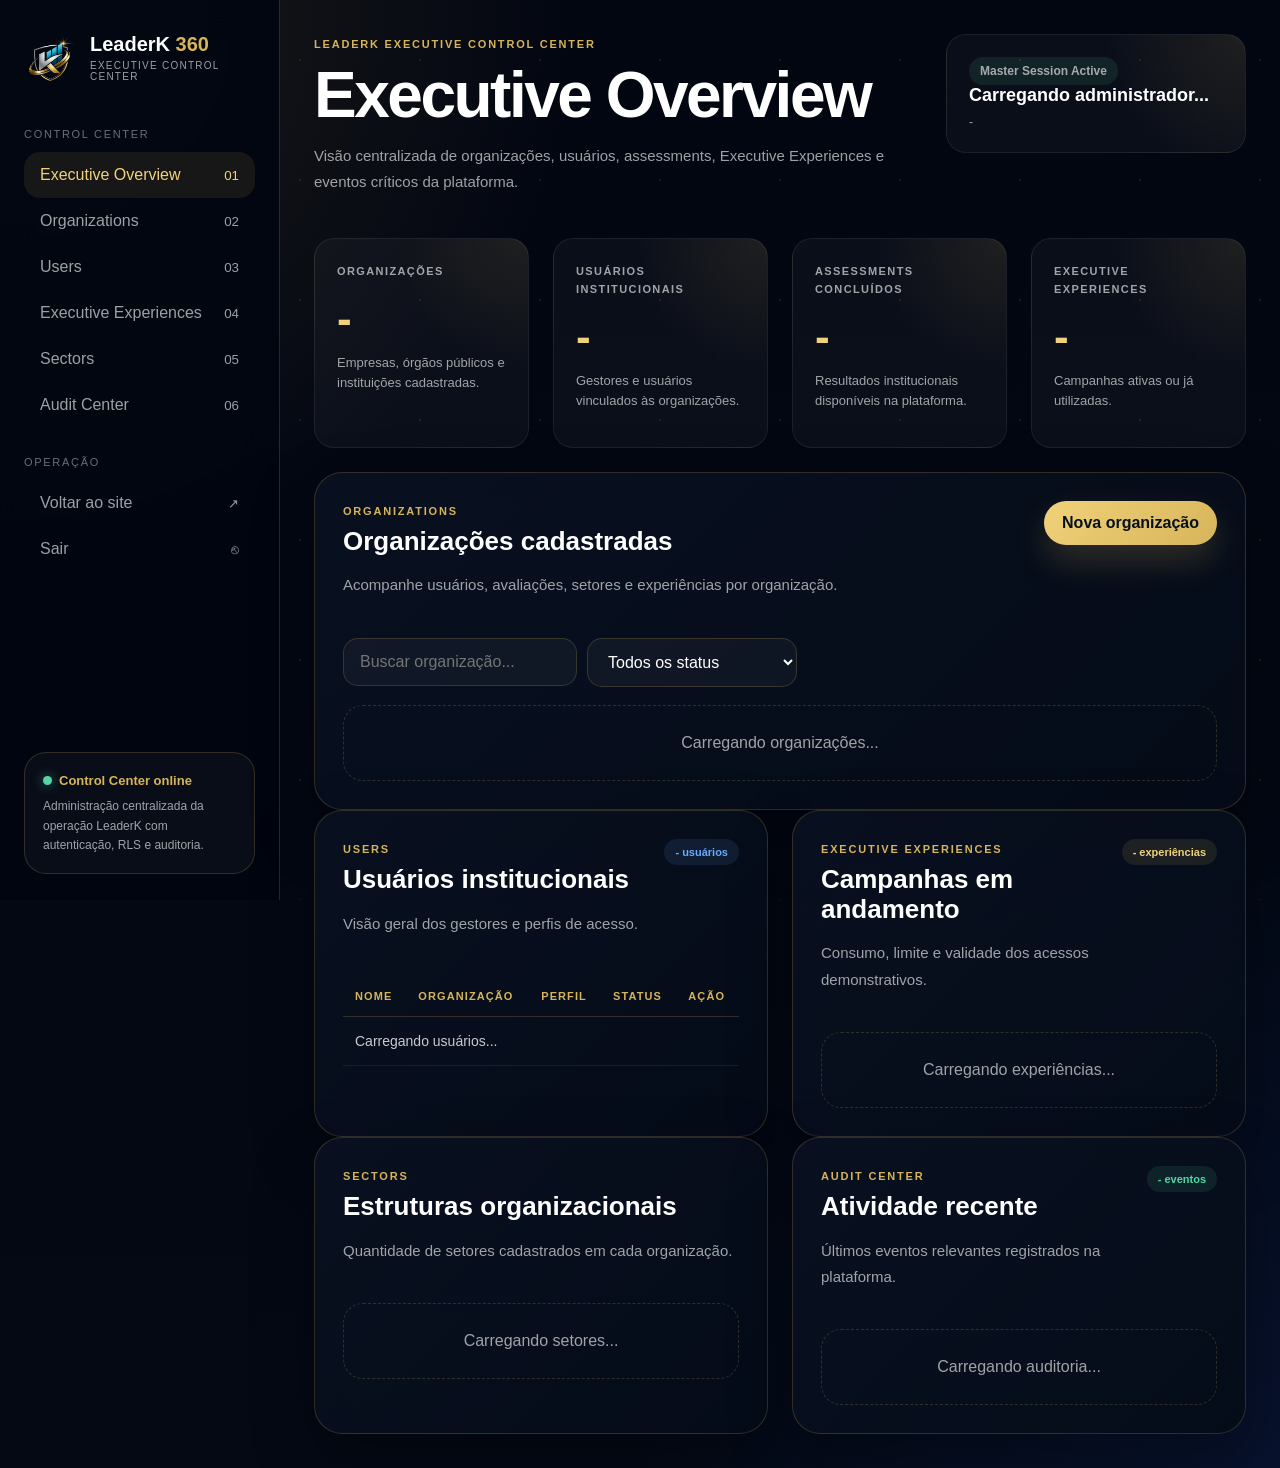
<file: master-dashboard.html>
<!DOCTYPE html>
<html lang="pt-BR">
<head>
  <meta charset="UTF-8" />
  <meta name="viewport" content="width=device-width, initial-scale=1.0" />
  <meta name="robots" content="noindex, nofollow" />
  <title>LeaderK Control Center | Executive Overview</title>

  <link rel="stylesheet" href="leaderk-design-system.css" />

  <style>
    .control-topbar {
      display: flex;
      align-items: flex-start;
      justify-content: space-between;
      gap: 24px;
      margin-bottom: 28px;
    }

    .control-user {
      min-width: 300px;
    }

    .control-user strong {
      display: block;
      font-size: 18px;
      margin-bottom: 6px;
    }

    .control-user span {
      color: var(--lk-muted);
      font-size: 12px;
    }

    .overview-grid {
      margin-bottom: 24px;
    }

    .overview-kpi {
      min-height: 158px;
    }

    .overview-kpi .lk-kpi-value {
      font-size: 44px;
    }

    .section-anchor {
      scroll-margin-top: 24px;
    }

    .toolbar {
      display: flex;
      justify-content: space-between;
      gap: 16px;
      align-items: center;
      margin-bottom: 18px;
      flex-wrap: wrap;
    }

    .toolbar-group {
      display: flex;
      gap: 10px;
      align-items: center;
      flex-wrap: wrap;
    }

    .toolbar .lk-input,
    .toolbar .lk-select {
      width: auto;
      min-width: 210px;
      margin: 0;
    }

    .organization-list {
      display: grid;
      gap: 14px;
    }

    .organization-card {
      display: grid;
      grid-template-columns: minmax(220px, 1.5fr) repeat(4, minmax(100px, .65fr)) auto;
      gap: 14px;
      align-items: center;
    }

    .organization-card h4 {
      margin: 0 0 6px;
      font-size: 18px;
    }

    .organization-card p {
      margin: 0;
      color: var(--lk-muted);
      font-size: 12px;
      line-height: 1.5;
    }

    .organization-metric {
      padding: 12px;
      border-radius: 14px;
      background: rgba(255,255,255,.035);
      border: 1px solid var(--lk-line-soft);
      text-align: center;
    }

    .organization-metric strong {
      display: block;
      color: var(--lk-gold-light);
      font-size: 21px;
      margin-bottom: 4px;
    }

    .organization-metric span {
      color: var(--lk-muted);
      font-size: 10px;
      text-transform: uppercase;
      letter-spacing: 1px;
    }

    .action-menu {
      display: flex;
      gap: 8px;
      justify-content: flex-end;
      flex-wrap: wrap;
    }

    .action-menu .lk-btn {
      min-height: 38px;
      padding: 9px 13px;
      font-size: 12px;
    }

    .experience-progress {
      display: grid;
      gap: 8px;
    }

    .progress-track {
      height: 10px;
      border-radius: 999px;
      background: rgba(255,255,255,.07);
      overflow: hidden;
    }

    .progress-fill {
      height: 100%;
      width: 0;
      border-radius: 999px;
      background: linear-gradient(90deg, var(--lk-gold-light), var(--lk-gold));
      transition: width .8s ease;
    }

    .activity-list {
      display: grid;
      gap: 12px;
    }

    .activity-item {
      display: grid;
      grid-template-columns: 42px 1fr auto;
      gap: 14px;
      align-items: center;
      padding: 14px;
      border-radius: 16px;
      border: 1px solid var(--lk-line-soft);
      background: rgba(255,255,255,.025);
    }

    .activity-icon {
      width: 42px;
      height: 42px;
      border-radius: 50%;
      display: grid;
      place-items: center;
      color: #06101e;
      background: var(--lk-gold);
      font-weight: 900;
    }

    .activity-item strong {
      display: block;
      margin-bottom: 4px;
      font-size: 14px;
    }

    .activity-item p {
      margin: 0;
      color: var(--lk-muted);
      font-size: 12px;
      line-height: 1.45;
    }

    .activity-time {
      color: var(--lk-faint);
      font-size: 11px;
      white-space: nowrap;
    }

    .modal-backdrop {
      position: fixed;
      inset: 0;
      z-index: 100;
      display: none;
      align-items: center;
      justify-content: center;
      padding: 20px;
      background: rgba(0,0,0,.68);
      backdrop-filter: blur(8px);
    }

    .modal-backdrop.open {
      display: flex;
    }

    .modal-card {
      width: min(720px, 100%);
      max-height: calc(100vh - 40px);
      overflow-y: auto;
    }

    .modal-close {
      margin-left: auto;
    }

    .empty-state {
      padding: 28px;
      text-align: center;
      color: var(--lk-muted);
      border: 1px dashed var(--lk-line);
      border-radius: 20px;
    }

    .status-dot {
      display: inline-block;
      width: 9px;
      height: 9px;
      border-radius: 50%;
      margin-right: 7px;
      background: var(--lk-green);
      box-shadow: 0 0 12px rgba(85,214,165,.55);
    }

    @media (max-width: 1280px) {
      .organization-card {
        grid-template-columns: 1fr 1fr 1fr;
      }

      .organization-card > div:first-child,
      .organization-card .action-menu {
        grid-column: 1 / -1;
      }
    }

    @media (max-width: 760px) {
      .control-topbar {
        flex-direction: column;
      }

      .control-user {
        min-width: 0;
        width: 100%;
      }

      .organization-card {
        grid-template-columns: 1fr;
      }

      .organization-card > div:first-child,
      .organization-card .action-menu {
        grid-column: auto;
      }

      .toolbar .lk-input,
      .toolbar .lk-select {
        width: 100%;
      }
    }
  </style>
</head>

<body class="lk-body">
  <div class="lk-bg-grid"></div>

  <div class="lk-app">
    <aside class="lk-sidebar">
      <div class="lk-brand">
        <img src="logo-leaderk360.png" alt="LeaderK 360" />
        <div>
          <h1 class="lk-brand-title">LeaderK <span>360</span></h1>
          <div class="lk-brand-subtitle">Executive Control Center</div>
        </div>
      </div>

      <nav>
        <div class="lk-nav-label">Control Center</div>
        <a class="lk-nav-link active" href="#overview">Executive Overview <small>01</small></a>
        <a class="lk-nav-link" href="#organizations">Organizations <small>02</small></a>
        <a class="lk-nav-link" href="#users">Users <small>03</small></a>
        <a class="lk-nav-link" href="#experiences">Executive Experiences <small>04</small></a>
        <a class="lk-nav-link" href="#sectors">Sectors <small>05</small></a>
        <a class="lk-nav-link" href="#audit">Audit Center <small>06</small></a>

        <div class="lk-nav-label">Operação</div>
        <a class="lk-nav-link" href="index.html">Voltar ao site <small>↗</small></a>
        <a class="lk-nav-link" href="#" id="master-logout-button">Sair <small>⎋</small></a>
      </nav>

      <div class="lk-sidebar-footer">
        <strong><span class="status-dot"></span>Control Center online</strong>
        <p>
          Administração centralizada da operação LeaderK com autenticação,
          RLS e auditoria.
        </p>
      </div>
    </aside>

    <main class="lk-main">
      <section id="overview" class="section-anchor control-topbar lk-fade-up">
        <div>
          <span class="lk-eyebrow">LeaderK Executive Control Center</span>
          <h2 class="lk-title-xl">Executive Overview</h2>
          <p class="lk-copy">
            Visão centralizada de organizações, usuários, assessments,
            Executive Experiences e eventos críticos da plataforma.
          </p>
        </div>

        <div class="lk-card control-user">
          <span class="lk-badge lk-badge-green">Master Session Active</span>
          <strong id="master-user-name">Carregando administrador...</strong>
          <span id="master-user-role">-</span>
        </div>
      </section>

      <section class="lk-grid lk-grid-4 overview-grid lk-fade-up">
        <article class="lk-card lk-kpi overview-kpi">
          <span class="lk-kpi-label">Organizações</span>
          <strong id="kpi-organizations" class="lk-kpi-value">-</strong>
          <p class="lk-kpi-help">Empresas, órgãos públicos e instituições cadastradas.</p>
        </article>

        <article class="lk-card lk-kpi overview-kpi">
          <span class="lk-kpi-label">Usuários institucionais</span>
          <strong id="kpi-users" class="lk-kpi-value">-</strong>
          <p class="lk-kpi-help">Gestores e usuários vinculados às organizações.</p>
        </article>

        <article class="lk-card lk-kpi overview-kpi">
          <span class="lk-kpi-label">Assessments concluídos</span>
          <strong id="kpi-assessments" class="lk-kpi-value">-</strong>
          <p class="lk-kpi-help">Resultados institucionais disponíveis na plataforma.</p>
        </article>

        <article class="lk-card lk-kpi overview-kpi">
          <span class="lk-kpi-label">Executive Experiences</span>
          <strong id="kpi-experiences" class="lk-kpi-value">-</strong>
          <p class="lk-kpi-help">Campanhas ativas ou já utilizadas.</p>
        </article>
      </section>

      <section id="organizations" class="lk-panel section-anchor lk-fade-up">
        <div class="lk-panel-header">
          <div>
            <span class="lk-eyebrow">Organizations</span>
            <h3 class="lk-title-md">Organizações cadastradas</h3>
            <p class="lk-copy">
              Acompanhe usuários, avaliações, setores e experiências por organização.
            </p>
          </div>

          <button id="open-organization-modal" class="lk-btn lk-btn-primary" type="button">
            Nova organização
          </button>
        </div>

        <div class="toolbar">
          <div class="toolbar-group">
            <input id="organization-search" class="lk-input" type="search" placeholder="Buscar organização..." />
            <select id="organization-status-filter" class="lk-select">
              <option value="all">Todos os status</option>
              <option value="active">Ativas</option>
              <option value="suspended">Suspensas</option>
            </select>
          </div>
        </div>

        <div id="organization-list" class="organization-list">
          <div class="empty-state">Carregando organizações...</div>
        </div>
      </section>

      <section class="lk-grid lk-grid-2">
        <section id="users" class="lk-panel section-anchor lk-fade-up">
          <div class="lk-panel-header">
            <div>
              <span class="lk-eyebrow">Users</span>
              <h3 class="lk-title-md">Usuários institucionais</h3>
              <p class="lk-copy">Visão geral dos gestores e perfis de acesso.</p>
            </div>
            <span id="users-badge" class="lk-badge lk-badge-blue">- usuários</span>
          </div>

          <div class="lk-table-wrap">
            <table class="lk-table">
              <thead>
                <tr>
                  <th>Nome</th>
                  <th>Organização</th>
                  <th>Perfil</th>
                  <th>Status</th>
                  <th>Ação</th>
                </tr>
              </thead>
              <tbody id="users-table-body">
                <tr><td colspan="5">Carregando usuários...</td></tr>
              </tbody>
            </table>
          </div>
        </section>

        <section id="experiences" class="lk-panel section-anchor lk-fade-up">
          <div class="lk-panel-header">
            <div>
              <span class="lk-eyebrow">Executive Experiences</span>
              <h3 class="lk-title-md">Campanhas em andamento</h3>
              <p class="lk-copy">Consumo, limite e validade dos acessos demonstrativos.</p>
            </div>
            <span id="experiences-badge" class="lk-badge lk-badge-gold">- experiências</span>
          </div>

          <div id="experience-list" class="activity-list">
            <div class="empty-state">Carregando experiências...</div>
          </div>
        </section>
      </section>

      <section class="lk-grid lk-grid-2">
        <section id="sectors" class="lk-panel section-anchor lk-fade-up">
          <div class="lk-panel-header">
            <div>
              <span class="lk-eyebrow">Sectors</span>
              <h3 class="lk-title-md">Estruturas organizacionais</h3>
              <p class="lk-copy">Quantidade de setores cadastrados em cada organização.</p>
            </div>
          </div>

          <div id="sector-summary" class="activity-list">
            <div class="empty-state">Carregando setores...</div>
          </div>
        </section>

        <section id="audit" class="lk-panel section-anchor lk-fade-up">
          <div class="lk-panel-header">
            <div>
              <span class="lk-eyebrow">Audit Center</span>
              <h3 class="lk-title-md">Atividade recente</h3>
              <p class="lk-copy">Últimos eventos relevantes registrados na plataforma.</p>
            </div>
            <span id="audit-badge" class="lk-badge lk-badge-green">- eventos</span>
          </div>

          <div id="audit-list" class="activity-list">
            <div class="empty-state">Carregando auditoria...</div>
          </div>
        </section>
      </section>
    </main>
  </div>

  <div id="organization-modal" class="modal-backdrop" aria-hidden="true">
    <section class="lk-panel modal-card">
      <div class="lk-panel-header">
        <div>
          <span class="lk-eyebrow">New Organization</span>
          <h3 class="lk-title-md">Cadastrar organização</h3>
          <p class="lk-copy">
            Esta primeira versão registra a organização diretamente no banco.
          </p>
        </div>

        <button id="close-organization-modal" class="lk-btn lk-btn-secondary modal-close" type="button">
          Fechar
        </button>
      </div>

      <form id="organization-form">
        <div class="lk-form-grid">
          <div class="lk-field">
            <label class="lk-label" for="organization-name">Nome da organização</label>
            <input id="organization-name" class="lk-input" type="text" required />
          </div>

          <div class="lk-field">
            <label class="lk-label" for="organization-type">Tipo</label>
            <select id="organization-type" class="lk-select" required>
              <option value="">Selecione</option>
              <option value="private_company">Empresa privada</option>
              <option value="public_body">Órgão público</option>
              <option value="state_company">Empresa estatal</option>
              <option value="nonprofit">Entidade sem fins lucrativos</option>
              <option value="education">Instituição de ensino</option>
              <option value="other">Outro</option>
            </select>
          </div>

          <div class="lk-field">
            <label class="lk-label" for="organization-segment">Segmento</label>
            <input id="organization-segment" class="lk-input" type="text" placeholder="Ex.: Mineração, Governo, Tecnologia" />
          </div>

          <div class="lk-field">
            <label class="lk-label" for="organization-plan">Plano</label>
            <select id="organization-plan" class="lk-select">
              <option value="executive-intelligence-center">Executive Intelligence Center</option>
              <option value="government">Government</option>
              <option value="business">Business</option>
              <option value="enterprise">Enterprise</option>
              <option value="executive-experience">Executive Experience</option>
            </select>
          </div>

          <div class="lk-field">
            <label class="lk-label" for="manager-name">Nome do gestor responsável</label>
            <input id="manager-name" class="lk-input" type="text" autocomplete="name" required />
          </div>

          <div class="lk-field">
            <label class="lk-label" for="manager-email">E-mail do gestor responsável</label>
            <input id="manager-email" class="lk-input" type="email" autocomplete="email" required />
          </div>

          <div class="lk-field">
            <label class="lk-label" for="organization-status">Status da organização</label>
            <select id="organization-status" class="lk-select">
              <option value="active">Ativa</option>
              <option value="suspended">Suspensa</option>
            </select>
          </div>
        </div>

        <div class="lk-alert lk-alert-warning lk-mb-5">
          O gestor será registrado como <strong>owner</strong>, com status
          <strong>invited</strong>. O envio efetivo do convite será conectado
          à Edge Function administrativa na próxima etapa.
        </div>

        <div class="lk-field">
          <label class="lk-label" for="organization-notes">Observações</label>
          <textarea id="organization-notes" class="lk-textarea"></textarea>
        </div>

        <button id="organization-submit" class="lk-btn lk-btn-primary" type="submit">
          Salvar organização
        </button>

        <div id="organization-form-message" class="lk-mt-4"></div>
      </form>
    </section>
  </div>

  <script type="module">
    import { createClient } from 'https://esm.sh/@supabase/supabase-js@2'

    const supabaseUrl = 'https://qdgljsbntpsjulfwxolf.supabase.co'
    const supabaseKey = 'sb_publishable_zc4oXLuv6CpXpxDRvR7MYg_dsHjB6VJ'

    const MASTER_LOGIN_URL = 'master-login.html'
    const SESSION_DURATION_HOURS = 8

    const supabase = createClient(supabaseUrl, supabaseKey, {
      auth: {
        persistSession: true,
        autoRefreshToken: true,
        detectSessionInUrl: true
      }
    })

    const sessionRaw = localStorage.getItem('leaderk_master_session')

    if (!sessionRaw) {
      window.location.replace(MASTER_LOGIN_URL)
      throw new Error('Sessão master inexistente.')
    }

    let masterSession

    try {
      masterSession = JSON.parse(sessionRaw)
    } catch {
      localStorage.removeItem('leaderk_master_session')
      window.location.replace(MASTER_LOGIN_URL)
      throw new Error('Sessão master inválida.')
    }

    const sessionAgeHours =
      (Date.now() - new Date(masterSession.login_at).getTime()) /
      (1000 * 60 * 60)

    if (
      !masterSession.auth_user_id ||
      !masterSession.login_at ||
      sessionAgeHours > SESSION_DURATION_HOURS
    ) {
      localStorage.removeItem('leaderk_master_session')
      window.location.replace(MASTER_LOGIN_URL)
      throw new Error('Sessão master expirada ou inválida.')
    }

    const state = {
      organizations: [],
      users: [],
      vouchers: [],
      sectors: [],
      audits: [],
      members: []
    }

    function setText(id, value) {
      const element = document.getElementById(id)
      if (element) element.textContent = value
    }

    function escapeHtml(value) {
      return String(value ?? '')
        .replaceAll('&', '&amp;')
        .replaceAll('<', '&lt;')
        .replaceAll('>', '&gt;')
        .replaceAll('"', '&quot;')
        .replaceAll("'", '&#039;')
    }

    function formatDate(value) {
      if (!value) return '-'

      return new Intl.DateTimeFormat('pt-BR', {
        day: '2-digit',
        month: '2-digit',
        year: 'numeric'
      }).format(new Date(value))
    }

    function formatDateTime(value) {
      if (!value) return '-'

      return new Intl.DateTimeFormat('pt-BR', {
        day: '2-digit',
        month: '2-digit',
        year: 'numeric',
        hour: '2-digit',
        minute: '2-digit'
      }).format(new Date(value))
    }

    function organizationNameById(id) {
      return state.organizations.find(item => item.id === id)?.nome || '-'
    }

    function countByOrganization(collection, organizationId, field = 'organization_id') {
      return collection.filter(item => item[field] === organizationId).length
    }

    async function verifyMasterAccess() {
      const { data: userData, error: userError } =
        await supabase.auth.getUser()

      if (userError || !userData.user) {
        return false
      }

      const { data: admin, error: adminError } = await supabase
        .from('platform_admins')
        .select('id, auth_user_id, nome, email, role, status')
        .eq('auth_user_id', userData.user.id)
        .eq('status', 'active')
        .maybeSingle()

      if (adminError || !admin) {
        return false
      }

      masterSession = {
        ...masterSession,
        admin_id: admin.id,
        auth_user_id: admin.auth_user_id,
        nome: admin.nome,
        email: admin.email,
        role: admin.role
      }

      localStorage.setItem(
        'leaderk_master_session',
        JSON.stringify(masterSession)
      )

      setText('master-user-name', admin.nome)
      setText(
        'master-user-role',
        `${admin.role} · ${admin.email}`
      )

      return true
    }

    async function safeQuery(queryPromise, label) {
      const { data, error } = await queryPromise

      if (error) {
        console.warn(`Falha ao carregar ${label}:`, error)
        return []
      }

      return data || []
    }

    async function loadPlatformData() {
      const authorized = await verifyMasterAccess()

      if (!authorized) {
        await supabase.auth.signOut()
        localStorage.removeItem('leaderk_master_session')
        window.location.replace(MASTER_LOGIN_URL)
        return
      }

      const [
        organizations,
        users,
        vouchers,
        sectors,
        audits,
        members
      ] = await Promise.all([
        safeQuery(
          supabase
            .from('organizations')
            .select('*')
            .order('created_at', { ascending: false }),
          'organizações'
        ),
        safeQuery(
          supabase
            .from('organization_users')
            .select('*')
            .order('created_at', { ascending: false }),
          'usuários'
        ),
        safeQuery(
          supabase
            .from('corporate_vouchers')
            .select('*')
            .order('created_at', { ascending: false }),
          'Executive Experiences'
        ),
        safeQuery(
          supabase
            .from('organization_sectors')
            .select('*')
            .order('name', { ascending: true }),
          'setores'
        ),
        safeQuery(
          supabase
            .from('ai_audit_logs')
            .select('*')
            .order('created_at', { ascending: false })
            .limit(20),
          'auditoria'
        ),
        safeQuery(
          supabase
            .from('organization_members')
            .select('*'),
          'assessments'
        )
      ])

      state.organizations = organizations
      state.users = users
      state.vouchers = vouchers
      state.sectors = sectors
      state.audits = audits
      state.members = members

      renderAll()
    }

    function renderOverview() {
      const completedAssessments = state.members.filter(item => {
        const value = String(
          item.status_assessment ||
          item.status ||
          ''
        ).toLowerCase()

        return value === 'concluido' ||
          value === 'concluído' ||
          value === 'completed' ||
          value === ''
      }).length

      setText('kpi-organizations', state.organizations.length)
      setText('kpi-users', state.users.length)
      setText('kpi-assessments', completedAssessments)
      setText('kpi-experiences', state.vouchers.length)
      setText('users-badge', `${state.users.length} usuários`)
      setText(
        'experiences-badge',
        `${state.vouchers.length} experiências`
      )
      setText('audit-badge', `${state.audits.length} eventos`)
    }

    function renderOrganizations() {
      const list = document.getElementById('organization-list')
      const search = document
        .getElementById('organization-search')
        .value
        .trim()
        .toLowerCase()

      const statusFilter =
        document.getElementById('organization-status-filter').value

      const filtered = state.organizations.filter(org => {
        const searchable = `${org.nome || ''} ${org.tipo || ''} ${org.segmento || ''}`
          .toLowerCase()

        const matchesSearch =
          !search || searchable.includes(search)

        const currentStatus =
          org.status ||
          (org.ativo === false ? 'suspended' : 'active')

        const matchesStatus =
          statusFilter === 'all' ||
          currentStatus === statusFilter

        return matchesSearch && matchesStatus
      })

      if (!filtered.length) {
        list.innerHTML =
          '<div class="empty-state">Nenhuma organização encontrada.</div>'
        return
      }

      list.innerHTML = filtered.map(org => {
        const userCount =
          countByOrganization(state.users, org.id)

        const assessmentCount =
          countByOrganization(state.members, org.id)

        const sectorCount =
          countByOrganization(state.sectors, org.id)

        const voucherCount =
          countByOrganization(state.vouchers, org.id)

        return `
          <article class="lk-card organization-card">
            <div>
              <span class="lk-badge lk-badge-green">
                ${escapeHtml(org.status || 'active')}
              </span>
              <h4>${escapeHtml(org.nome || org.tipo || 'Organização')}</h4>
              <p>${escapeHtml(org.segmento || org.tipo || 'Sem segmento informado')}</p>
            </div>

            <div class="organization-metric">
              <strong>${userCount}</strong>
              <span>Usuários</span>
            </div>

            <div class="organization-metric">
              <strong>${assessmentCount}</strong>
              <span>Assessments</span>
            </div>

            <div class="organization-metric">
              <strong>${sectorCount}</strong>
              <span>Setores</span>
            </div>

            <div class="organization-metric">
              <strong>${voucherCount}</strong>
              <span>Experiências</span>
            </div>

            <div class="action-menu">
              <a
                class="lk-btn lk-btn-secondary"
                href="dashboard-institucional.html?organization_id=${encodeURIComponent(org.id)}"
              >
                Abrir dashboard
              </a>
            </div>
          </article>
        `
      }).join('')
    }

    function renderUsers() {
      const tbody = document.getElementById('users-table-body')

      if (!state.users.length) {
        tbody.innerHTML =
          '<tr><td colspan="5">Nenhum usuário cadastrado.</td></tr>'
        return
      }

      tbody.innerHTML = state.users
        .slice(0, 20)
        .map(user => {
          const status = String(user.status || '').toLowerCase()
          const hasAuthUser = Boolean(user.auth_user_id)

          let actionHtml = ''

          if (status === 'active') {
            actionHtml = `
              <button class="lk-btn lk-btn-secondary" type="button" disabled>
                Conta ativa
              </button>
            `
          } else if (status === 'invited' && hasAuthUser) {
            actionHtml = `
              <button class="lk-btn lk-btn-secondary" type="button" disabled>
                Convite enviado
              </button>
            `
          } else {
            actionHtml = `
              <button
                class="lk-btn lk-btn-primary invite-manager-button"
                type="button"
                data-user-id="${escapeHtml(user.id)}"
              >
                Enviar convite
              </button>
            `
          }

          return `
            <tr>
              <td>
                <strong>${escapeHtml(user.nome || '-')}</strong><br>
                <small>${escapeHtml(user.email || '')}</small>
              </td>
              <td>${escapeHtml(organizationNameById(user.organization_id))}</td>
              <td>${escapeHtml(user.role || '-')}</td>
              <td>
                <span class="lk-badge ${
                  status === 'active'
                    ? 'lk-badge-green'
                    : status === 'invited'
                      ? 'lk-badge-gold'
                      : 'lk-badge-red'
                }">
                  ${escapeHtml(user.status || '-')}
                </span>
              </td>
              <td>${actionHtml}</td>
            </tr>
          `
        })
        .join('')
    }

    async function sendManagerInvite(button, organizationUserId) {
      if (!organizationUserId) return

      const confirmed = window.confirm(
        'Enviar o convite de ativação para este gestor?'
      )

      if (!confirmed) return

      const originalText = button.textContent
      button.disabled = true
      button.textContent = 'Enviando...'

      const { data, error } = await supabase.functions.invoke(
        'invite-institutional-manager',
        {
          body: {
            organization_user_id: organizationUserId
          }
        }
      )

      if (error || !data?.success) {
        console.error('Erro ao enviar convite:', error || data)

        const code = String(
          data?.error ||
          error?.message ||
          ''
        ).toUpperCase()

        let readable =
          'Não foi possível enviar o convite neste momento.'

        if (code.includes('MASTER_ACCESS_REQUIRED')) {
          readable = 'Sua sessão não possui autorização para enviar convites.'
        } else if (code.includes('ACCOUNT_ALREADY_ACTIVE')) {
          readable = 'A conta deste gestor já está ativa.'
        } else if (code.includes('INSTITUTIONAL_USER_NOT_FOUND')) {
          readable = 'O gestor institucional não foi localizado.'
        } else if (code.includes('INVITATION_FAILED')) {
          readable =
            data?.detail ||
            'O Supabase não conseguiu enviar o convite. Verifique o usuário e o SMTP.'
        }

        window.alert(readable)
        button.disabled = false
        button.textContent = originalText
        return
      }

      window.alert(
        `Convite enviado para ${data.email || 'o gestor responsável'}.`
      )

      await loadPlatformData()
    }

    function renderExperiences() {
      const list = document.getElementById('experience-list')

      if (!state.vouchers.length) {
        list.innerHTML =
          '<div class="empty-state">Nenhuma Executive Experience cadastrada.</div>'
        return
      }

      list.innerHTML = state.vouchers
        .slice(0, 8)
        .map(voucher => {
          const max = Number(voucher.max_uses || 0)
          const used = Number(voucher.used_count || 0)
          const percent = max > 0
            ? Math.min(100, Math.round((used / max) * 100))
            : 0

          return `
            <article class="lk-card">
              <div class="lk-flex lk-between lk-center lk-gap-3">
                <div>
                  <span class="lk-badge lk-badge-gold">
                    ${escapeHtml(voucher.status || '-')}
                  </span>
                  <h4 style="margin:12px 0 6px">
                    ${escapeHtml(voucher.company_name || organizationNameById(voucher.organization_id))}
                  </h4>
                  <p style="margin:0;color:var(--lk-muted);font-size:12px">
                    ${escapeHtml(voucher.code || '-')}
                  </p>
                </div>

                <strong style="color:var(--lk-gold-light)">
                  ${used}/${max}
                </strong>
              </div>

              <div class="experience-progress lk-mt-4">
                <div class="progress-track">
                  <div class="progress-fill" style="width:${percent}%"></div>
                </div>
                <div class="lk-flex lk-between">
                  <small>${percent}% utilizado</small>
                  <small>Expira: ${formatDate(voucher.expires_at)}</small>
                </div>
              </div>
            </article>
          `
        })
        .join('')
    }

    function renderSectors() {
      const summary = document.getElementById('sector-summary')

      if (!state.organizations.length) {
        summary.innerHTML =
          '<div class="empty-state">Nenhuma organização cadastrada.</div>'
        return
      }

      const items = state.organizations
        .map(org => ({
          organization: org,
          count: countByOrganization(state.sectors, org.id)
        }))
        .sort((a, b) => b.count - a.count)
        .slice(0, 8)

      summary.innerHTML = items
        .map(item => `
          <article class="activity-item">
            <div class="activity-icon">S</div>
            <div>
              <strong>${escapeHtml(item.organization.nome || 'Organização')}</strong>
              <p>${item.count} setor(es) cadastrado(s)</p>
            </div>
            <span class="activity-time">${item.count}</span>
          </article>
        `)
        .join('')
    }

    function renderAudit() {
      const list = document.getElementById('audit-list')

      if (!state.audits.length) {
        list.innerHTML =
          '<div class="empty-state">Nenhum evento de auditoria encontrado.</div>'
        return
      }

      list.innerHTML = state.audits
        .slice(0, 10)
        .map(event => `
          <article class="activity-item">
            <div class="activity-icon">A</div>
            <div>
              <strong>${escapeHtml(event.event_type || 'EVENT')}</strong>
              <p>
                ${escapeHtml(event.actor_identifier || event.action_description || '-')}
              </p>
            </div>
            <span class="activity-time">${formatDateTime(event.created_at)}</span>
          </article>
        `)
        .join('')
    }

    function renderAll() {
      renderOverview()
      renderOrganizations()
      renderUsers()
      renderExperiences()
      renderSectors()
      renderAudit()
    }

    document
      .getElementById('users-table-body')
      .addEventListener('click', event => {
        const button = event.target.closest('.invite-manager-button')

        if (!button) return

        sendManagerInvite(
          button,
          button.dataset.userId
        )
      })

    document
      .getElementById('organization-search')
      .addEventListener('input', renderOrganizations)

    document
      .getElementById('organization-status-filter')
      .addEventListener('change', renderOrganizations)

    const modal = document.getElementById('organization-modal')

    document
      .getElementById('open-organization-modal')
      .addEventListener('click', () => {
        modal.classList.add('open')
        modal.setAttribute('aria-hidden', 'false')
      })

    document
      .getElementById('close-organization-modal')
      .addEventListener('click', () => {
        modal.classList.remove('open')
        modal.setAttribute('aria-hidden', 'true')
      })

    modal.addEventListener('click', event => {
      if (event.target === modal) {
        modal.classList.remove('open')
        modal.setAttribute('aria-hidden', 'true')
      }
    })

    document
      .getElementById('organization-form')
      .addEventListener('submit', async event => {
        event.preventDefault()

        const submitButton =
          document.getElementById('organization-submit')

        const message =
          document.getElementById('organization-form-message')

        const payload = {
          p_nome: document
            .getElementById('organization-name')
            .value
            .trim(),
          p_tipo: document
            .getElementById('organization-type')
            .value,
          p_segmento: document
            .getElementById('organization-segment')
            .value
            .trim(),
          p_plano: document
            .getElementById('organization-plan')
            .value,
          p_status: document
            .getElementById('organization-status')
            .value,
          p_observacoes: document
            .getElementById('organization-notes')
            .value
            .trim(),
          p_responsavel_nome: document
            .getElementById('manager-name')
            .value
            .trim(),
          p_responsavel_email: document
            .getElementById('manager-email')
            .value
            .trim()
            .toLowerCase()
        }

        if (
          !payload.p_nome ||
          !payload.p_tipo ||
          !payload.p_responsavel_nome ||
          !payload.p_responsavel_email
        ) {
          message.innerHTML =
            '<div class="lk-alert lk-alert-error">Preencha os dados da organização e do gestor responsável.</div>'
          return
        }

        submitButton.disabled = true
        submitButton.textContent = 'Salvando...'
        message.innerHTML =
          '<div class="lk-alert">Registrando organização e gestor responsável...</div>'

        const { data, error } = await supabase.rpc(
          'create_organization_with_manager',
          payload
        )

        submitButton.disabled = false
        submitButton.textContent = 'Salvar organização'

        if (error) {
          console.error('Erro ao criar organização e gestor:', error)

          const raw = String(error.message || '').toUpperCase()
          let readable = error.message

          if (raw.includes('MANAGER_EMAIL_ALREADY_REGISTERED')) {
            readable = 'O e-mail do gestor já está vinculado a uma conta institucional.'
          } else if (raw.includes('MANAGER_EMAIL_INVALID')) {
            readable = 'Informe um e-mail válido para o gestor.'
          } else if (raw.includes('MASTER_ACCESS_REQUIRED')) {
            readable = 'A sessão não possui autorização administrativa.'
          }

          message.innerHTML =
            `<div class="lk-alert lk-alert-error">${escapeHtml(readable)}</div>`
          return
        }

        event.target.reset()
        message.innerHTML =
          '<div class="lk-alert lk-alert-success">Organização e gestor cadastrados. O gestor está aguardando convite.</div>'

        await loadPlatformData()
      })

    document
      .getElementById('master-logout-button')
      .addEventListener('click', async event => {
        event.preventDefault()

        try {
          await supabase.auth.signOut()
        } catch (error) {
          console.warn('Falha ao encerrar sessão:', error)
        }

        localStorage.removeItem('leaderk_master_session')
        window.location.replace(MASTER_LOGIN_URL)
      })

    loadPlatformData()
  </script>
</body>
</html>
</file>
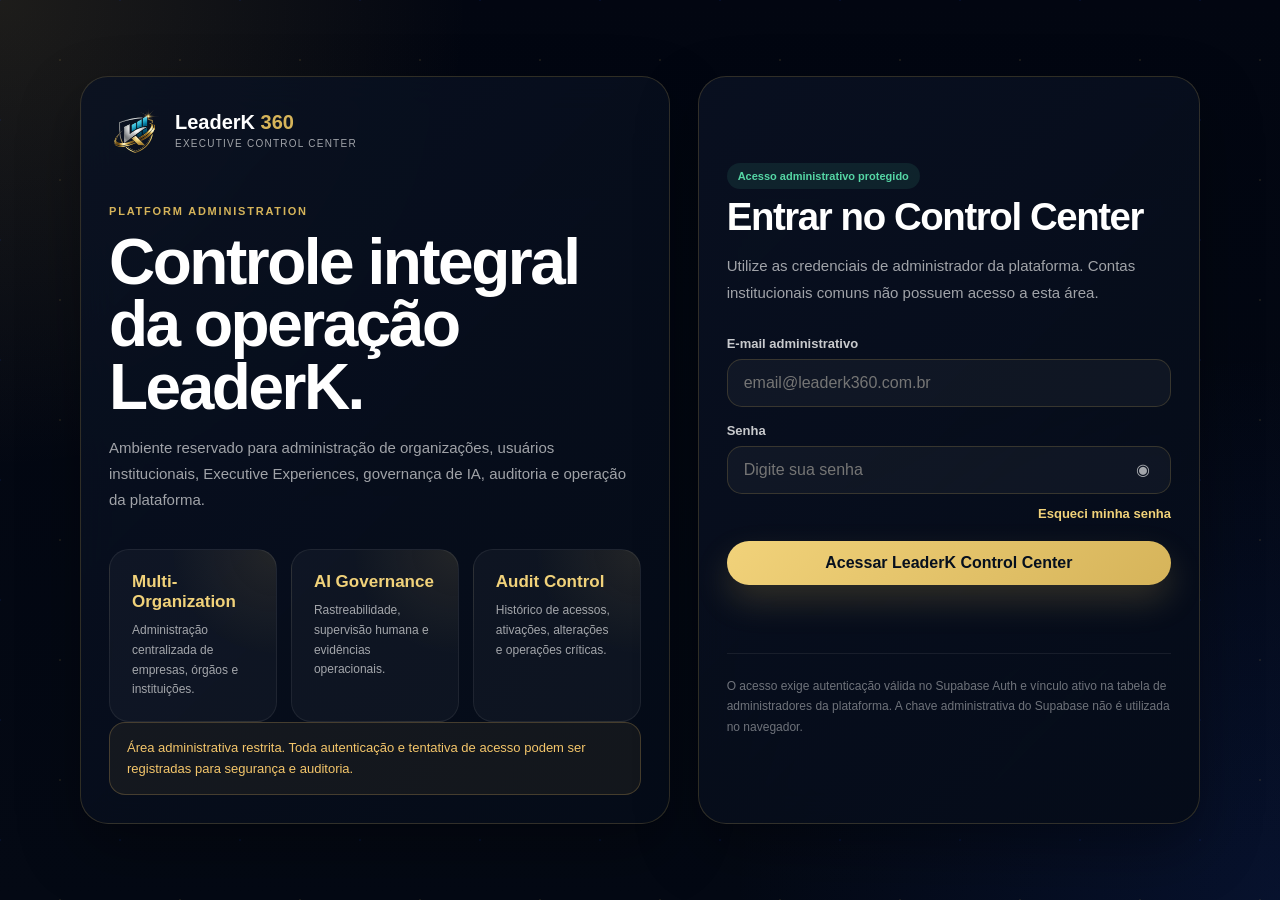
<file: master-login.html>
<!DOCTYPE html>
<html lang="pt-BR">
<head>
  <meta charset="UTF-8" />
  <meta name="viewport" content="width=device-width, initial-scale=1.0" />
  <meta name="robots" content="noindex, nofollow" />
  <title>LeaderK Control Center | Acesso Master</title>
  <link rel="stylesheet" href="leaderk-design-system.css" />
  <style>
    .master-login-page{min-height:100vh;display:grid;place-items:center;padding:24px}
    .master-login-shell{width:min(1120px,100%);display:grid;grid-template-columns:1.08fr .92fr;gap:28px}
    .master-intro,.master-login-card{min-height:650px}
    .master-intro{display:flex;flex-direction:column;justify-content:space-between}
    .master-trust-grid{display:grid;grid-template-columns:repeat(3,minmax(0,1fr));gap:14px;margin-top:36px}
    .master-trust-card{min-height:128px}.master-trust-card strong{display:block;margin-bottom:8px;color:var(--lk-gold-light);font-size:17px}.master-trust-card span{color:var(--lk-muted);font-size:12px;line-height:1.55}
    .master-login-card{display:flex;flex-direction:column;justify-content:center}.master-form{margin-top:30px}.password-row{position:relative}.password-row .lk-input{padding-right:52px}.password-toggle{position:absolute;top:50%;right:10px;width:36px;height:36px;transform:translateY(-50%);border:0;border-radius:50%;color:var(--lk-muted);background:transparent;cursor:pointer}.master-actions{display:flex;justify-content:flex-end;margin:-4px 0 20px}.master-actions button{padding:0;border:0;color:var(--lk-gold-light);background:transparent;cursor:pointer;font-size:13px;font-weight:800}.master-actions button:hover{text-decoration:underline}.master-submit{width:100%}.master-security-note{margin-top:28px;padding-top:22px;border-top:1px solid var(--lk-line-soft);color:var(--lk-faint);font-size:12px;line-height:1.7}.master-status{min-height:22px;margin-top:18px}
    @media(max-width:920px){.master-login-shell{grid-template-columns:1fr}.master-intro,.master-login-card{min-height:auto}}@media(max-width:620px){.master-login-page{padding:14px}.master-trust-grid{grid-template-columns:1fr}}
  </style>
</head>
<body class="lk-body">
  <div class="lk-bg-grid"></div>
  <main class="master-login-page lk-page">
    <div class="master-login-shell">
      <section class="lk-panel master-intro lk-fade-up">
        <div>
          <div class="lk-brand">
            <img src="logo-leaderk360.png" alt="LeaderK 360" />
            <div><h1 class="lk-brand-title">LeaderK <span>360</span></h1><div class="lk-brand-subtitle">Executive Control Center</div></div>
          </div>
          <span class="lk-eyebrow">Platform Administration</span>
          <h2 class="lk-title-xl">Controle integral da operação LeaderK.</h2>
          <p class="lk-copy">Ambiente reservado para administração de organizações, usuários institucionais, Executive Experiences, governança de IA, auditoria e operação da plataforma.</p>
          <div class="master-trust-grid">
            <article class="lk-card master-trust-card"><strong>Multi-Organization</strong><span>Administração centralizada de empresas, órgãos e instituições.</span></article>
            <article class="lk-card master-trust-card"><strong>AI Governance</strong><span>Rastreabilidade, supervisão humana e evidências operacionais.</span></article>
            <article class="lk-card master-trust-card"><strong>Audit Control</strong><span>Histórico de acessos, ativações, alterações e operações críticas.</span></article>
          </div>
        </div>
        <div class="lk-alert lk-alert-warning">Área administrativa restrita. Toda autenticação e tentativa de acesso podem ser registradas para segurança e auditoria.</div>
      </section>

      <section class="lk-panel master-login-card lk-fade-up">
        <div>
          <span class="lk-badge lk-badge-green">Acesso administrativo protegido</span>
          <h2 class="lk-title-lg">Entrar no Control Center</h2>
          <p class="lk-copy">Utilize as credenciais de administrador da plataforma. Contas institucionais comuns não possuem acesso a esta área.</p>

          <form id="master-login-form" class="master-form" novalidate>
            <div class="lk-field"><label class="lk-label" for="master-email">E-mail administrativo</label><input id="master-email" class="lk-input" type="email" placeholder="email@leaderk360.com.br" autocomplete="username" required /></div>
            <div class="lk-field"><label class="lk-label" for="master-password">Senha</label><div class="password-row"><input id="master-password" class="lk-input" type="password" placeholder="Digite sua senha" autocomplete="current-password" required /><button id="password-toggle" class="password-toggle" type="button" aria-label="Mostrar ou ocultar senha">◉</button></div></div>
            <div class="master-actions"><button id="forgot-password-button" type="button">Esqueci minha senha</button></div>
            <button id="master-submit-button" class="lk-btn lk-btn-primary master-submit" type="submit">Acessar LeaderK Control Center</button>
            <div id="master-message" class="master-status" aria-live="polite"></div>
          </form>

          <div class="master-security-note">O acesso exige autenticação válida no Supabase Auth e vínculo ativo na tabela de administradores da plataforma. A chave administrativa do Supabase não é utilizada no navegador.</div>
        </div>
      </section>
    </div>
  </main>

  <script type="module">
    import { createClient } from 'https://esm.sh/@supabase/supabase-js@2'

    const supabaseUrl = 'https://qdgljsbntpsjulfwxolf.supabase.co'
    const supabaseKey = 'sb_publishable_zc4oXLuv6CpXpxDRvR7MYg_dsHjB6VJ'
    const MASTER_DASHBOARD_URL = 'master-dashboard.html'
    const PASSWORD_RECOVERY_URL = 'https://leaderk360.com.br/recover.html'

    const supabase = createClient(supabaseUrl, supabaseKey, { auth: { persistSession: true, autoRefreshToken: true, detectSessionInUrl: true } })

    const form = document.getElementById('master-login-form')
    const emailInput = document.getElementById('master-email')
    const passwordInput = document.getElementById('master-password')
    const passwordToggle = document.getElementById('password-toggle')
    const forgotPasswordButton = document.getElementById('forgot-password-button')
    const submitButton = document.getElementById('master-submit-button')
    const message = document.getElementById('master-message')

    function setMessage(text, type = '') {
      message.className = 'master-status'
      if (type === 'error') { message.innerHTML = `<div class="lk-alert lk-alert-error">${text}</div>`; return }
      if (type === 'success') { message.innerHTML = `<div class="lk-alert lk-alert-success">${text}</div>`; return }
      message.innerHTML = text ? `<div class="lk-alert">${text}</div>` : ''
    }

    function validEmail(email){ return /^[^\s@]+@[^\s@]+\.[^\s@]+$/.test(email) }

    async function getPlatformAdmin(authUserId){
      const { data, error } = await supabase.from('platform_admins').select('id, auth_user_id, nome, email, role, status').eq('auth_user_id', authUserId).eq('status','active').maybeSingle()
      if (error) { console.error('Erro ao verificar administrador:', error); return null }
      return data
    }

    function saveMasterSession(authUser, admin){
      localStorage.setItem('leaderk_master_session', JSON.stringify({ admin_id: admin.id, auth_user_id: authUser.id, nome: admin.nome, email: admin.email, role: admin.role, login_at: new Date().toISOString() }))
    }

    async function redirectIfAlreadyAuthorized(){
      const { data: userData, error: userError } = await supabase.auth.getUser()
      if (userError || !userData.user) { localStorage.removeItem('leaderk_master_session'); return }
      const admin = await getPlatformAdmin(userData.user.id)
      if (!admin) { localStorage.removeItem('leaderk_master_session'); return }
      saveMasterSession(userData.user, admin)
      window.location.replace(MASTER_DASHBOARD_URL)
    }

    passwordToggle.addEventListener('click',()=>{ passwordInput.type = passwordInput.type === 'password' ? 'text' : 'password' })

    forgotPasswordButton.addEventListener('click', async ()=>{
      const email = emailInput.value.trim().toLowerCase()
      if (!email || !validEmail(email)) { setMessage('Informe um endereço de e-mail administrativo válido.','error'); emailInput.focus(); return }
      forgotPasswordButton.disabled = true; forgotPasswordButton.textContent = 'Enviando...'; setMessage('Processando a recuperação de acesso...')
      const { error } = await supabase.auth.resetPasswordForEmail(email,{ redirectTo: PASSWORD_RECOVERY_URL })
      forgotPasswordButton.disabled = false; forgotPasswordButton.textContent = 'Esqueci minha senha'
      if (error) {
  console.error('Erro completo da recuperação:', {
    message: error.message,
    code: error.code,
    status: error.status,
    name: error.name
  })

  const errorText = String(error.message || '').toLowerCase()

  if (
    error.status === 429 ||
    errorText.includes('rate limit') ||
    errorText.includes('email rate limit')
  ) {
    setMessage(
      'O limite temporário de envio de e-mails foi atingido. Aguarde e tente novamente mais tarde.',
      'error'
    )
  } else if (
    errorText.includes('redirect') ||
    errorText.includes('not allowed')
  ) {
    setMessage(
      'A página de recuperação ainda não está autorizada nas configurações do Supabase.',
      'error'
    )
  } else {
    setMessage(
      'Não foi possível processar a recuperação. Verifique o console para identificar o erro técnico.',
      'error'
    )
  }

  return
}
      if (error) { console.error(error); setMessage('Não foi possível processar a solicitação neste momento.','error'); return }
      setMessage('Se o e-mail estiver vinculado a uma conta válida, as instruções serão enviadas.','success')
    })

    form.addEventListener('submit', async event=>{
      event.preventDefault()
      const email = emailInput.value.trim().toLowerCase(); const password = passwordInput.value
      if (!validEmail(email) || !password) { setMessage('Informe e-mail e senha válidos.','error'); return }
      submitButton.disabled = true; submitButton.textContent = 'Validando credenciais...'; setMessage('Autenticando administrador da plataforma...')
      const { data: authData, error: authError } = await supabase.auth.signInWithPassword({ email, password })
      if (authError || !authData.user) { submitButton.disabled=false; submitButton.textContent='Acessar LeaderK Control Center'; setMessage('E-mail ou senha inválidos.','error'); return }
      const { data: verifiedData, error: verifiedError } = await supabase.auth.getUser()
      if (verifiedError || !verifiedData.user) { await supabase.auth.signOut(); submitButton.disabled=false; submitButton.textContent='Acessar LeaderK Control Center'; setMessage('Não foi possível validar a sessão administrativa.','error'); return }
      const admin = await getPlatformAdmin(verifiedData.user.id)
      if (!admin) { await supabase.auth.signOut(); localStorage.removeItem('leaderk_master_session'); submitButton.disabled=false; submitButton.textContent='Acessar LeaderK Control Center'; setMessage('Acesso negado. Esta conta não possui autorização administrativa.','error'); return }
      saveMasterSession(verifiedData.user, admin)
      setMessage('Acesso autorizado. Abrindo o Control Center...','success')
      setTimeout(()=>window.location.replace(MASTER_DASHBOARD_URL),700)
    })

    redirectIfAlreadyAuthorized()
  </script>
</body>
</html>
</file>
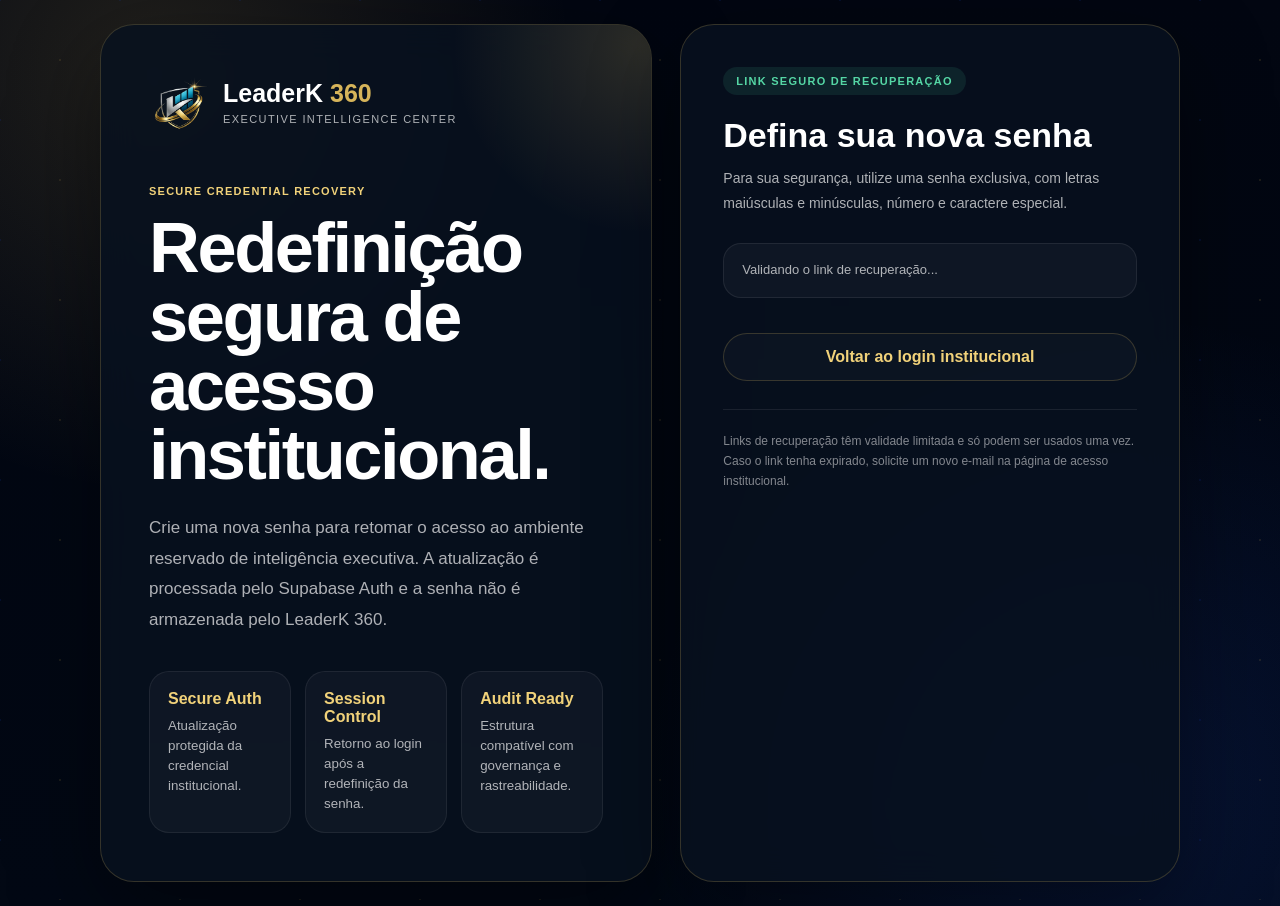
<file: recover.html>
<!DOCTYPE html>
<html lang="pt-BR">
<head>
  <meta charset="UTF-8" />
  <meta name="viewport" content="width=device-width, initial-scale=1.0" />
  <meta name="robots" content="noindex, nofollow" />
  <title>LeaderK 360 | Redefinir senha</title>
  <style>
    :root{--bg:#020611;--panel:rgba(7,17,31,.86);--panel-soft:rgba(255,255,255,.035);--gold:#d6b45a;--gold-2:#f1d27a;--green:#55d6a5;--red:#ff8f8f;--text:#fff;--muted:rgba(255,255,255,.68);--line:rgba(214,180,90,.22)}
    *{box-sizing:border-box;margin:0;padding:0}html{color-scheme:dark}body{min-height:100vh;padding:24px;display:grid;place-items:center;overflow-x:hidden;font-family:Arial,Helvetica,sans-serif;color:var(--text);background:radial-gradient(circle at 12% 8%,rgba(214,180,90,.15),transparent 30%),radial-gradient(circle at 88% 88%,rgba(29,78,216,.16),transparent 35%),linear-gradient(180deg,#020611 0%,#020814 100%)}
    body::before{content:"";position:fixed;inset:0;pointer-events:none;opacity:.12;background-image:radial-gradient(#d6b45a 1px,transparent 1px),radial-gradient(#1d4ed8 1px,transparent 1px);background-size:120px 120px;background-position:0 0,60px 60px}
    .shell{position:relative;z-index:1;width:min(1080px,100%);display:grid;grid-template-columns:1.05fr .95fr;gap:28px}.intro,.card{border:1px solid var(--line);border-radius:34px;background:var(--panel);backdrop-filter:blur(18px);box-shadow:0 30px 90px rgba(0,0,0,.42);overflow:hidden}.intro{position:relative;padding:48px}.intro::after{content:"";position:absolute;width:380px;height:380px;top:-170px;right:-180px;pointer-events:none;background:radial-gradient(circle,rgba(214,180,90,.18),transparent 70%)}
    .brand{position:relative;z-index:1;display:flex;align-items:center;gap:14px;margin-bottom:48px}.brand img{width:60px;height:60px;object-fit:contain}.brand h1{font-size:25px;line-height:1}.brand h1 span{color:var(--gold)}.brand p{margin-top:7px;color:var(--muted);font-size:11px;letter-spacing:1.4px;text-transform:uppercase}.eyebrow,.tag{display:inline-flex;align-items:center;width:max-content;border-radius:999px;font-size:11px;font-weight:900;letter-spacing:1.25px;text-transform:uppercase}.eyebrow{position:relative;z-index:1;margin-bottom:16px;color:var(--gold-2)}.intro h2{position:relative;z-index:1;max-width:620px;margin-bottom:24px;font-size:clamp(42px,5.5vw,72px);line-height:.98;letter-spacing:-2.4px}.intro>p{position:relative;z-index:1;max-width:620px;color:var(--muted);font-size:17px;line-height:1.8}.security-grid{position:relative;z-index:1;display:grid;grid-template-columns:repeat(3,1fr);gap:14px;margin-top:36px}.security-item{padding:18px;border:1px solid rgba(255,255,255,.07);border-radius:20px;background:var(--panel-soft)}.security-item strong{display:block;margin-bottom:8px;color:var(--gold-2);font-size:16px}.security-item small{color:var(--muted);line-height:1.5}
    .card{padding:42px}.tag{margin-bottom:22px;padding:8px 13px;color:var(--green);background:rgba(85,214,165,.1)}.card h3{margin-bottom:12px;font-size:34px;line-height:1.1}.description{margin-bottom:28px;color:var(--muted);font-size:14px;line-height:1.75}.state-box{display:none;margin-bottom:22px;padding:16px 18px;border:1px solid rgba(255,255,255,.08);border-radius:18px;color:var(--muted);background:rgba(255,255,255,.035);font-size:13px;line-height:1.6}.state-box.visible{display:block}.state-box.error{border-color:rgba(255,143,143,.28);color:var(--red);background:rgba(255,143,143,.06)}.state-box.success{border-color:rgba(85,214,165,.25);color:var(--green);background:rgba(85,214,165,.06)}form[hidden]{display:none}label{display:block;margin-bottom:8px;color:rgba(255,255,255,.8);font-size:13px;font-weight:800}.field{position:relative;margin-bottom:17px}input{width:100%;padding:15px 48px 15px 16px;border:1px solid rgba(214,180,90,.22);border-radius:16px;outline:none;color:white;background:rgba(255,255,255,.04);font-size:15px}input:focus{border-color:rgba(214,180,90,.58);box-shadow:0 0 0 4px rgba(214,180,90,.08)}.toggle-password{position:absolute;top:50%;right:10px;width:36px;height:36px;padding:0;transform:translateY(-50%);border:0;border-radius:50%;color:var(--muted);background:transparent;box-shadow:none;cursor:pointer;font-size:16px}.requirements{display:grid;gap:7px;margin:4px 0 22px;color:var(--muted);font-size:12px}.requirement{display:flex;align-items:center;gap:8px}.requirement::before{content:"•";color:rgba(255,255,255,.35);font-size:18px;line-height:1}.requirement.ok{color:var(--green)}.requirement.ok::before{content:"✓";color:var(--green);font-size:12px;font-weight:900}.primary-button,.secondary-link{width:100%;border-radius:999px;font-weight:900;text-align:center}.primary-button{border:0;padding:15px 20px;color:#06101e;background:linear-gradient(135deg,var(--gold-2),var(--gold));box-shadow:0 18px 38px rgba(214,180,90,.22);cursor:pointer;font-size:15px}.primary-button:disabled{opacity:.58;cursor:not-allowed}.secondary-link{display:inline-block;margin-top:13px;padding:14px 20px;border:1px solid rgba(214,180,90,.22);color:var(--gold-2);text-decoration:none;background:rgba(255,255,255,.025)}.footer-note{margin-top:28px;padding-top:22px;border-top:1px solid rgba(255,255,255,.08);color:rgba(255,255,255,.5);font-size:12px;line-height:1.65}
    @media(max-width:900px){.shell{grid-template-columns:1fr}.security-grid{grid-template-columns:1fr}}@media(max-width:560px){body{padding:14px}.intro,.card{padding:28px;border-radius:26px}.intro h2{font-size:44px}}
  </style>
</head>
<body>
  <main class="shell">
    <section class="intro">
      <div class="brand">
        <img src="logo-leaderk360.png" alt="LeaderK 360" />
        <div><h1>LeaderK <span>360</span></h1><p>Executive Intelligence Center</p></div>
      </div>
      <span class="eyebrow">Secure Credential Recovery</span>
      <h2>Redefinição segura de acesso institucional.</h2>
      <p>Crie uma nova senha para retomar o acesso ao ambiente reservado de inteligência executiva. A atualização é processada pelo Supabase Auth e a senha não é armazenada pelo LeaderK 360.</p>
      <div class="security-grid">
        <div class="security-item"><strong>Secure Auth</strong><small>Atualização protegida da credencial institucional.</small></div>
        <div class="security-item"><strong>Session Control</strong><small>Retorno ao login após a redefinição da senha.</small></div>
        <div class="security-item"><strong>Audit Ready</strong><small>Estrutura compatível com governança e rastreabilidade.</small></div>
      </div>
    </section>
    <section class="card">
      <span class="tag">Link seguro de recuperação</span>
      <h3>Defina sua nova senha</h3>
      <p class="description">Para sua segurança, utilize uma senha exclusiva, com letras maiúsculas e minúsculas, número e caractere especial.</p>
      <div id="state-box" class="state-box visible">Validando o link de recuperação...</div>
      <form id="recover-form" hidden novalidate>
        <label for="new-password">Nova senha</label>
        <div class="field"><input id="new-password" type="password" placeholder="Digite a nova senha" minlength="10" autocomplete="new-password" required /><button class="toggle-password" type="button" data-target="new-password" aria-label="Mostrar ou ocultar senha">◉</button></div>
        <label for="confirm-password">Confirmar nova senha</label>
        <div class="field"><input id="confirm-password" type="password" placeholder="Repita a nova senha" minlength="10" autocomplete="new-password" required /><button class="toggle-password" type="button" data-target="confirm-password" aria-label="Mostrar ou ocultar senha">◉</button></div>
        <div class="requirements" aria-live="polite">
          <div id="req-length" class="requirement">Pelo menos 10 caracteres</div><div id="req-upper" class="requirement">Uma letra maiúscula</div><div id="req-lower" class="requirement">Uma letra minúscula</div><div id="req-number" class="requirement">Um número</div><div id="req-special" class="requirement">Um caractere especial</div><div id="req-match" class="requirement">As senhas devem coincidir</div>
        </div>
        <button id="submit-button" class="primary-button" type="submit">Atualizar senha institucional</button>
      </form>
      <a id="login-link" class="secondary-link" href="login-institucional.html" hidden>Voltar ao login institucional</a>
      <div class="footer-note">Links de recuperação têm validade limitada e só podem ser usados uma vez. Caso o link tenha expirado, solicite um novo e-mail na página de acesso institucional.</div>
    </section>
  </main>
  <script type="module">
    import { createClient } from 'https://esm.sh/@supabase/supabase-js@2'
    const supabaseUrl = 'https://qdgljsbntpsjulfwxolf.supabase.co'
    const supabaseKey = 'sb_publishable_zc4oXLuv6CpXpxDRvR7MYg_dsHjB6VJ'
    const supabase = createClient(supabaseUrl, supabaseKey, {auth:{detectSessionInUrl:true,persistSession:true,autoRefreshToken:true}})
    const form=document.getElementById('recover-form'),stateBox=document.getElementById('state-box'),loginLink=document.getElementById('login-link'),submitButton=document.getElementById('submit-button'),newPasswordInput=document.getElementById('new-password'),confirmPasswordInput=document.getElementById('confirm-password')
    const requirements={length:document.getElementById('req-length'),upper:document.getElementById('req-upper'),lower:document.getElementById('req-lower'),number:document.getElementById('req-number'),special:document.getElementById('req-special'),match:document.getElementById('req-match')}
    function setState(message,type=''){stateBox.className=`state-box visible ${type}`.trim();stateBox.textContent=message}
    function showForm(){form.hidden=false;loginLink.hidden=true;setState('Link validado. Informe e confirme a nova senha para concluir.','success')}
    function showInvalidLink(message){form.hidden=true;loginLink.hidden=false;setState(message||'O link é inválido, já foi utilizado ou expirou. Solicite uma nova recuperação de senha.','error')}
    function passwordChecks(){const password=newPasswordInput.value,confirmation=confirmPasswordInput.value;const checks={length:password.length>=10,upper:/[A-Z]/.test(password),lower:/[a-z]/.test(password),number:/\d/.test(password),special:/[^A-Za-z0-9]/.test(password),match:password.length>0&&password===confirmation};Object.entries(checks).forEach(([key,valid])=>requirements[key].classList.toggle('ok',valid));return Object.values(checks).every(Boolean)}
    newPasswordInput.addEventListener('input',passwordChecks);confirmPasswordInput.addEventListener('input',passwordChecks)
    document.querySelectorAll('.toggle-password').forEach(button=>button.addEventListener('click',()=>{const input=document.getElementById(button.dataset.target);input.type=input.type==='password'?'text':'password'}))
    async function validateRecoverySession(){const params=new URLSearchParams(window.location.search),hashParams=new URLSearchParams(window.location.hash.replace(/^#/,''));const errorDescription=params.get('error_description')||hashParams.get('error_description');if(errorDescription){showInvalidLink(decodeURIComponent(errorDescription.replace(/\+/g,' ')));return}const code=params.get('code');if(code){const{data:current}=await supabase.auth.getSession();if(!current.session){const{error:exchangeError}=await supabase.auth.exchangeCodeForSession(code);if(exchangeError){showInvalidLink(exchangeError.message);return}}}let{data,error}=await supabase.auth.getSession();if(error||!data.session){await new Promise(resolve=>setTimeout(resolve,700));const retry=await supabase.auth.getSession();if(retry.error||!retry.data.session){showInvalidLink();return}}showForm()}
    supabase.auth.onAuthStateChange((event,session)=>{if(event==='PASSWORD_RECOVERY'&&session)showForm()})
    form.addEventListener('submit',async event=>{event.preventDefault();if(!passwordChecks()){setState('A senha ainda não atende a todos os requisitos ou as confirmações não coincidem.','error');return}submitButton.disabled=true;submitButton.textContent='Atualizando senha...';setState('Processando a nova credencial institucional...');const{data:userData}=await supabase.auth.getUser();const userEmail=userData?.user?.email||null;const{error}=await supabase.auth.updateUser({password:newPasswordInput.value});if(error){submitButton.disabled=false;submitButton.textContent='Atualizar senha institucional';setState(`Não foi possível atualizar a senha: ${error.message}`,'error');return}try{if(userEmail){const{data:institutionalUser}=await supabase.from('organization_users').select('id, organization_id, nome, email, role').eq('email',userEmail.toLowerCase()).maybeSingle();if(institutionalUser?.organization_id){await supabase.from('ai_audit_logs').insert({organization_id:institutionalUser.organization_id,event_type:'INSTITUTIONAL_PASSWORD_CHANGED',action_description:'Institutional user password changed through the recovery flow.',actor_type:'institutional_user',actor_identifier:institutionalUser.email,ai_model:'LeaderK Executive Intelligence Center',ai_version:'1.0 Enterprise',source_module:'recover.html',metadata:{user_id:institutionalUser.id,user_name:institutionalUser.nome,user_role:institutionalUser.role,changed_at:new Date().toISOString()}})}}}catch(auditError){console.warn('Não foi possível registrar a auditoria:',auditError)}localStorage.removeItem('leaderk_org_user');try{await supabase.auth.signOut({scope:'local'})}catch(signOutError){console.warn('Não foi possível encerrar a sessão local:',signOutError)}form.hidden=true;loginLink.hidden=false;setState('Senha atualizada com sucesso. Retorne ao login e utilize a nova credencial.','success')})
    validateRecoverySession()
  </script>
</body>
</html>
</file>
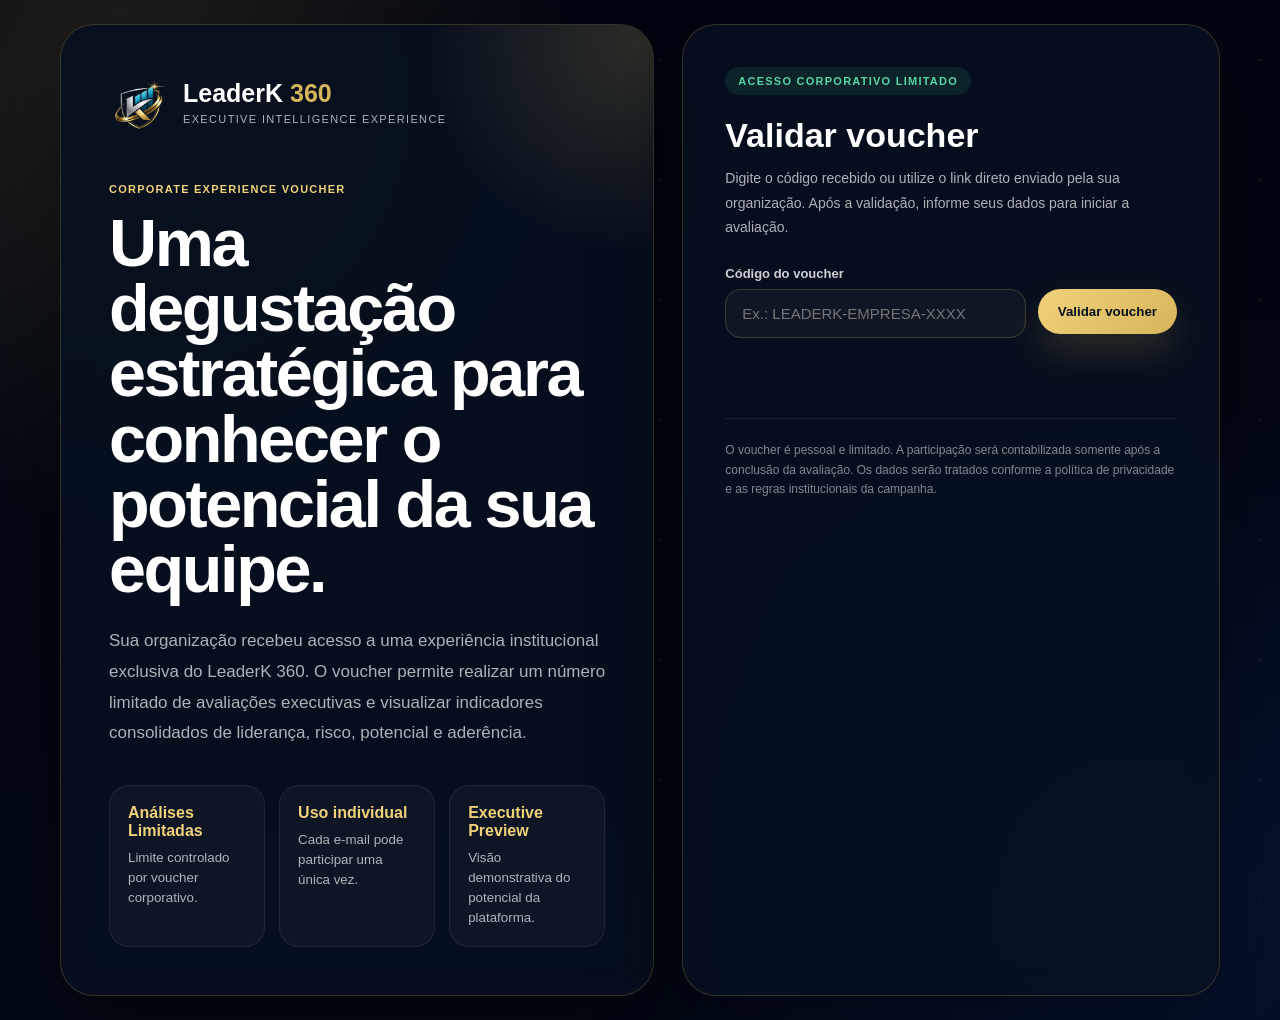
<file: voucher.html>
<!DOCTYPE html>
<html lang="pt-BR">
<head>
  <meta charset="UTF-8" />
  <meta name="viewport" content="width=device-width, initial-scale=1.0" />
  <meta name="robots" content="noindex, nofollow" />
  <title>LeaderK 360 | Voucher Corporativo</title>

  <style>
    :root {
      --bg: #020611;
      --panel: rgba(7, 17, 31, 0.88);
      --panel-soft: rgba(255,255,255,0.035);
      --gold: #d6b45a;
      --gold-2: #f1d27a;
      --green: #55d6a5;
      --red: #ff8f8f;
      --text: #fff;
      --muted: rgba(255,255,255,.68);
      --line: rgba(214,180,90,.22);
    }

    * { box-sizing: border-box; margin: 0; padding: 0; }
    html { color-scheme: dark; }

    body {
      min-height: 100vh;
      padding: 24px;
      display: grid;
      place-items: center;
      font-family: Arial, Helvetica, sans-serif;
      color: var(--text);
      background:
        radial-gradient(circle at 10% 8%, rgba(214,180,90,.15), transparent 30%),
        radial-gradient(circle at 90% 88%, rgba(29,78,216,.16), transparent 35%),
        linear-gradient(180deg, #020611 0%, #020814 100%);
      overflow-x: hidden;
    }

    body::before {
      content: "";
      position: fixed;
      inset: 0;
      pointer-events: none;
      opacity: .12;
      background-image:
        radial-gradient(#d6b45a 1px, transparent 1px),
        radial-gradient(#1d4ed8 1px, transparent 1px);
      background-size: 120px 120px;
      background-position: 0 0, 60px 60px;
    }

    .shell {
      width: min(1160px, 100%);
      position: relative;
      z-index: 1;
      display: grid;
      grid-template-columns: 1.05fr .95fr;
      gap: 28px;
      align-items: stretch;
    }

    .intro,
    .card {
      border: 1px solid var(--line);
      border-radius: 34px;
      background: var(--panel);
      backdrop-filter: blur(18px);
      box-shadow: 0 30px 90px rgba(0,0,0,.42);
      overflow: hidden;
    }

    .intro {
      position: relative;
      padding: 48px;
    }

    .intro::after {
      content: "";
      position: absolute;
      width: 420px;
      height: 420px;
      top: -190px;
      right: -190px;
      background: radial-gradient(circle, rgba(214,180,90,.18), transparent 70%);
      pointer-events: none;
    }

    .brand {
      position: relative;
      z-index: 1;
      display: flex;
      align-items: center;
      gap: 14px;
      margin-bottom: 46px;
    }

    .brand img {
      width: 60px;
      height: 60px;
      object-fit: contain;
    }

    .brand h1 {
      font-size: 25px;
      line-height: 1;
    }

    .brand h1 span { color: var(--gold); }

    .brand p {
      margin-top: 7px;
      color: var(--muted);
      font-size: 11px;
      letter-spacing: 1.35px;
      text-transform: uppercase;
    }

    .eyebrow,
    .tag {
      display: inline-flex;
      align-items: center;
      width: max-content;
      border-radius: 999px;
      font-size: 11px;
      font-weight: 900;
      letter-spacing: 1.25px;
      text-transform: uppercase;
    }

    .eyebrow {
      position: relative;
      z-index: 1;
      margin-bottom: 16px;
      color: var(--gold-2);
    }

    .intro h2 {
      position: relative;
      z-index: 1;
      max-width: 650px;
      margin-bottom: 24px;
      font-size: clamp(42px, 5.2vw, 72px);
      line-height: .98;
      letter-spacing: -2.4px;
    }

    .intro > p {
      position: relative;
      z-index: 1;
      max-width: 650px;
      color: var(--muted);
      font-size: 17px;
      line-height: 1.8;
    }

    .benefits {
      position: relative;
      z-index: 1;
      display: grid;
      grid-template-columns: repeat(3, 1fr);
      gap: 14px;
      margin-top: 36px;
    }

    .benefit {
      padding: 18px;
      border: 1px solid rgba(255,255,255,.07);
      border-radius: 20px;
      background: var(--panel-soft);
    }

    .benefit strong {
      display: block;
      margin-bottom: 8px;
      color: var(--gold-2);
      font-size: 16px;
    }

    .benefit small {
      color: var(--muted);
      line-height: 1.5;
    }

    .card { padding: 42px; }

    .tag {
      margin-bottom: 22px;
      padding: 8px 13px;
      color: var(--green);
      background: rgba(85,214,165,.10);
    }

    .card h3 {
      margin-bottom: 12px;
      font-size: 34px;
      line-height: 1.1;
    }

    .description {
      margin-bottom: 26px;
      color: var(--muted);
      font-size: 14px;
      line-height: 1.75;
    }

    .company-panel {
      display: none;
      margin-bottom: 24px;
      padding: 20px;
      border: 1px solid rgba(214,180,90,.18);
      border-radius: 22px;
      background:
        radial-gradient(circle at top right, rgba(214,180,90,.12), transparent 45%),
        rgba(255,255,255,.035);
    }

    .company-panel.visible { display: block; }

    .company-panel span {
      display: block;
      margin-bottom: 8px;
      color: var(--gold);
      font-size: 11px;
      font-weight: 900;
      letter-spacing: 1.2px;
      text-transform: uppercase;
    }

    .company-panel h4 {
      margin-bottom: 9px;
      font-size: 22px;
    }

    .company-panel p {
      color: var(--muted);
      font-size: 13px;
      line-height: 1.6;
    }

    .quota {
      display: flex;
      gap: 10px;
      flex-wrap: wrap;
      margin-top: 14px;
    }

    .pill {
      display: inline-flex;
      padding: 7px 10px;
      border: 1px solid rgba(255,255,255,.08);
      border-radius: 999px;
      background: rgba(255,255,255,.05);
      color: rgba(255,255,255,.78);
      font-size: 11px;
      font-weight: 800;
    }

    label {
      display: block;
      margin-bottom: 8px;
      color: rgba(255,255,255,.80);
      font-size: 13px;
      font-weight: 800;
    }

    input,
    select {
      width: 100%;
      margin-bottom: 16px;
      padding: 15px 16px;
      border: 1px solid rgba(214,180,90,.22);
      border-radius: 16px;
      outline: none;
      color: #fff;
      background: rgba(255,255,255,.04);
      font-size: 15px;
    }

    input:focus,
    select:focus {
      border-color: rgba(214,180,90,.58);
      box-shadow: 0 0 0 4px rgba(214,180,90,.08);
    }

    .code-row {
      display: grid;
      grid-template-columns: 1fr auto;
      gap: 12px;
      align-items: start;
    }

    button {
      border: 0;
      border-radius: 999px;
      font-weight: 900;
      cursor: pointer;
    }

    .validate-button {
      padding: 15px 20px;
      color: #06101e;
      background: linear-gradient(135deg, var(--gold-2), var(--gold));
      box-shadow: 0 18px 38px rgba(214,180,90,.18);
      white-space: nowrap;
    }

    .start-button {
      width: 100%;
      padding: 15px 20px;
      color: #06101e;
      background: linear-gradient(135deg, var(--gold-2), var(--gold));
      box-shadow: 0 18px 38px rgba(214,180,90,.22);
      font-size: 15px;
    }

    button:disabled {
      opacity: .55;
      cursor: not-allowed;
    }

    .participant-form[hidden] { display: none; }

    .message {
      min-height: 22px;
      margin-top: 14px;
      color: var(--muted);
      font-size: 13px;
      line-height: 1.6;
    }

    .message.error { color: var(--red); }
    .message.success { color: var(--green); }

    .footer-note {
      margin-top: 28px;
      padding-top: 22px;
      border-top: 1px solid rgba(255,255,255,.08);
      color: rgba(255,255,255,.5);
      font-size: 12px;
      line-height: 1.65;
    }

    @media (max-width: 920px) {
      .shell { grid-template-columns: 1fr; }
      .benefits { grid-template-columns: 1fr; }
    }

    @media (max-width: 560px) {
      body { padding: 14px; }

      .intro,
      .card {
        padding: 28px;
        border-radius: 26px;
      }

      .intro h2 { font-size: 44px; }

      .code-row { grid-template-columns: 1fr; }
      .validate-button { width: 100%; }
    }
  </style>
</head>

<body>
  <main class="shell">
    <section class="intro">
      <div class="brand">
        <img src="logo-leaderk360.png" alt="LeaderK 360" />
        <div>
          <h1>LeaderK <span>360</span></h1>
          <p>Executive Intelligence Experience</p>
        </div>
      </div>

      <span class="eyebrow">Corporate Experience Voucher</span>
      <h2>Uma degustação estratégica para conhecer o potencial da sua equipe.</h2>

      <p>
        Sua organização recebeu acesso a uma experiência institucional
        exclusiva do LeaderK 360. O voucher permite realizar um número
        limitado de avaliações executivas e visualizar indicadores
        consolidados de liderança, risco, potencial e aderência.
      </p>

      <div class="benefits">
        <div class="benefit">
          <strong>Análises Limitadas</strong>
          <small>Limite controlado por voucher corporativo.</small>
        </div>

        <div class="benefit">
          <strong>Uso individual</strong>
          <small>Cada e-mail pode participar uma única vez.</small>
        </div>

        <div class="benefit">
          <strong>Executive Preview</strong>
          <small>Visão demonstrativa do potencial da plataforma.</small>
        </div>
      </div>
    </section>

    <section class="card">
      <span class="tag">Acesso corporativo limitado</span>
      <h3>Validar voucher</h3>

      <p class="description">
        Digite o código recebido ou utilize o link direto enviado pela
        sua organização. Após a validação, informe seus dados para
        iniciar a avaliação.
      </p>

      <div id="code-area">
        <label for="voucher-code">Código do voucher</label>

        <div class="code-row">
          <input
            id="voucher-code"
            type="text"
            placeholder="Ex.: LEADERK-EMPRESA-XXXX"
            autocomplete="off"
            spellcheck="false"
          />

          <button id="validate-button" class="validate-button" type="button">
            Validar voucher
          </button>
        </div>
      </div>

      <div id="company-panel" class="company-panel">
        <span>Voucher validado</span>
        <h4 id="company-name">Organização</h4>
        <p id="campaign-message">Experiência corporativa LeaderK 360.</p>

        <div class="quota">
          <div id="remaining-pill" class="pill">Disponíveis: -</div>
          <div id="expires-pill" class="pill">Validade: -</div>
        </div>
      </div>

      <form id="participant-form" class="participant-form" hidden>
        <label for="participant-name">Nome completo</label>
        <input id="participant-name" type="text" placeholder="Digite seu nome completo" autocomplete="name" required />

        <label for="participant-email">E-mail profissional</label>
        <input id="participant-email" type="email" placeholder="nome@organizacao.com.br" autocomplete="email" required />

        <label for="job-title">Cargo ou função</label>
        <input id="job-title" type="text" placeholder="Ex.: Gerente Administrativo" autocomplete="organization-title" required />

        <label for="sector">Setor</label>
        <select id="sector" required>
          <option value="">Selecione o setor</option>
          <option>Administração</option>
          <option>Comercial</option>
          <option>Compliance</option>
          <option>Comunicação</option>
          <option>Financeiro</option>
          <option>Gabinete</option>
          <option>Governança</option>
          <option>Inovação</option>
          <option>Jurídico</option>
          <option>Operações</option>
          <option>Planejamento</option>
          <option>Projetos</option>
          <option>Recursos Humanos</option>
          <option>Relações Institucionais</option>
          <option>Tecnologia</option>
          <option>Outro</option>
        </select>

        <button id="start-button" class="start-button" type="submit">
          Iniciar Assessment
        </button>
      </form>

      <div id="message" class="message"></div>

      <div class="footer-note">
        O voucher é pessoal e limitado. A participação será contabilizada
        somente após a conclusão da avaliação. Os dados serão tratados
        conforme a política de privacidade e as regras institucionais da
        campanha.
      </div>
    </section>
  </main>

  <script type="module">
    import { createClient } from 'https://esm.sh/@supabase/supabase-js@2'

    const supabaseUrl = 'https://qdgljsbntpsjulfwxolf.supabase.co'
    const supabaseKey = 'sb_publishable_zc4oXLuv6CpXpxDRvR7MYg_dsHjB6VJ'

    const ASSESSMENT_URL = 'questoes.html'

    const supabase = createClient(supabaseUrl, supabaseKey)

    const codeInput = document.getElementById('voucher-code')
    const validateButton = document.getElementById('validate-button')
    const companyPanel = document.getElementById('company-panel')
    const companyName = document.getElementById('company-name')
    const campaignMessage = document.getElementById('campaign-message')
    const remainingPill = document.getElementById('remaining-pill')
    const expiresPill = document.getElementById('expires-pill')
    const participantForm = document.getElementById('participant-form')
    const participantName = document.getElementById('participant-name')
    const participantEmail = document.getElementById('participant-email')
    const jobTitle = document.getElementById('job-title')
    const sector = document.getElementById('sector')
    const startButton = document.getElementById('start-button')
    const message = document.getElementById('message')

    let validatedVoucher = null

    function setMessage(text, type = '') {
      message.className = `message ${type}`.trim()
      message.textContent = text
    }

    function normalizeCode(value) {
      return String(value || '').trim().toUpperCase()
    }

    function formatDate(value) {
      if (!value) return 'Sem prazo definido'

      return new Intl.DateTimeFormat('pt-BR', {
        day: '2-digit',
        month: '2-digit',
        year: 'numeric'
      }).format(new Date(value))
    }

    function errorMessage(rawMessage) {
      const value = String(rawMessage || '').toUpperCase()

      if (value.includes('VOUCHER_NOT_FOUND')) return 'Voucher não localizado. Confira o código informado.'
      if (value.includes('VOUCHER_NOT_ACTIVE')) return 'Este voucher não está ativo.'
      if (value.includes('VOUCHER_EXPIRED')) return 'Este voucher expirou. Solicite um novo acesso à organização responsável.'
      if (value.includes('VOUCHER_EXHAUSTED')) return 'O limite de análises deste voucher já foi atingido.'
      if (value.includes('EMAIL_ALREADY_REGISTERED')) return 'Este e-mail já está vinculado ao voucher.'
      if (value.includes('EMAIL_DOMAIN_NOT_ALLOWED')) return 'Utilize um e-mail autorizado para esta campanha.'

      return 'Não foi possível processar a solicitação. Tente novamente.'
    }

    async function validateVoucher() {
      const code = normalizeCode(codeInput.value)

      if (!code) {
        setMessage('Informe o código do voucher.', 'error')
        codeInput.focus()
        return
      }

      validateButton.disabled = true
      validateButton.textContent = 'Validando...'
      setMessage('Validando o voucher corporativo...')

      const { data, error } = await supabase.rpc(
        'validate_corporate_voucher',
        { p_code: code }
      )

      validateButton.disabled = false
      validateButton.textContent = 'Validar voucher'

      if (error || !data?.length) {
        validatedVoucher = null
        companyPanel.classList.remove('visible')
        participantForm.hidden = true
        setMessage(errorMessage(error?.message), 'error')
        return
      }

      validatedVoucher = data[0]

      companyName.textContent =
        validatedVoucher.company_name || 'Organização participante'

      campaignMessage.textContent =
        validatedVoucher.invitation_message ||
        validatedVoucher.campaign_name ||
        'Sua organização recebeu acesso a uma experiência exclusiva do LeaderK 360.'

      remainingPill.textContent =
        `Disponíveis: ${validatedVoucher.remaining_uses} de ${validatedVoucher.max_uses}`

      expiresPill.textContent =
        `Validade: ${formatDate(validatedVoucher.expires_at)}`

      companyPanel.classList.add('visible')
      participantForm.hidden = false
      setMessage('Voucher validado. Preencha seus dados para iniciar.', 'success')
    }

    validateButton.addEventListener('click', validateVoucher)

    codeInput.addEventListener('keydown', event => {
      if (event.key === 'Enter') {
        event.preventDefault()
        validateVoucher()
      }
    })

    participantForm.addEventListener('submit', async event => {
      event.preventDefault()

      if (!validatedVoucher) {
        setMessage('Valide o voucher antes de continuar.', 'error')
        return
      }

      const name = participantName.value.trim()
      const email = participantEmail.value.trim().toLowerCase()
      const title = jobTitle.value.trim()
      const selectedSector = sector.value
      const code = normalizeCode(codeInput.value)

      const emailPattern = /^[^\s@]+@[^\s@]+\.[^\s@]+$/

      if (!name || !email || !title || !selectedSector) {
        setMessage('Preencha todos os campos obrigatórios.', 'error')
        return
      }

      if (!emailPattern.test(email)) {
        setMessage('Informe um endereço de e-mail válido.', 'error')
        participantEmail.focus()
        return
      }

      startButton.disabled = true
      startButton.textContent = 'Preparando assessment...'
      setMessage('Registrando a participação...')

      const { data, error } = await supabase.rpc(
        'consume_corporate_voucher',
        {
          p_code: code,
          p_participant_name: name,
          p_participant_email: email,
          p_job_title: title,
          p_sector: selectedSector
        }
      )

      if (error || !data?.length) {
        startButton.disabled = false
        startButton.textContent = 'Iniciar Assessment'
        setMessage(errorMessage(error?.message), 'error')
        return
      }

      const registration = data[0]

      localStorage.setItem(
        'leaderk_voucher_participant',
        JSON.stringify({
          participant_id: registration.participant_id,
          voucher_id: registration.voucher_id,
          voucher_code: code,
          company_name:
            registration.company_name ||
            validatedVoucher.company_name ||
            '',
          participant_name: name,
          participant_email: email,
          job_title: title,
          sector: selectedSector,
          started_at: new Date().toISOString()
        })
      )

      const target = new URL(ASSESSMENT_URL, window.location.href)
      target.searchParams.set('participant_id', registration.participant_id)
      target.searchParams.set('voucher_code', code)

      window.location.href = target.toString()
    })

    const params = new URLSearchParams(window.location.search)
    const codeFromUrl = normalizeCode(params.get('code'))

    if (codeFromUrl) {
      codeInput.value = codeFromUrl
      validateVoucher()
    }
  </script>
</body>
</html>
</file>
<file: leaderk-design-system.css>
/* =========================================================
   LEADERK 360 — EXECUTIVE DESIGN SYSTEM
   Versão 1.0
   ========================================================= */

:root {
  --lk-bg-950: #020611;
  --lk-bg-900: #040914;
  --lk-bg-850: #07111f;
  --lk-bg-800: #0b1627;

  --lk-panel: rgba(7, 17, 31, 0.84);
  --lk-panel-strong: rgba(9, 20, 36, 0.94);
  --lk-panel-soft: rgba(255, 255, 255, 0.035);

  --lk-gold: #d6b45a;
  --lk-gold-light: #f1d27a;
  --lk-gold-dark: #9f7f32;

  --lk-green: #55d6a5;
  --lk-blue: #6aa9ff;
  --lk-red: #ef8585;
  --lk-warning: #f4c66b;

  --lk-text: #ffffff;
  --lk-text-soft: rgba(255, 255, 255, 0.78);
  --lk-muted: rgba(255, 255, 255, 0.62);
  --lk-faint: rgba(255, 255, 255, 0.42);

  --lk-line: rgba(214, 180, 90, 0.20);
  --lk-line-soft: rgba(255, 255, 255, 0.07);

  --lk-shadow-sm: 0 12px 32px rgba(0, 0, 0, 0.22);
  --lk-shadow-md: 0 24px 60px rgba(0, 0, 0, 0.34);
  --lk-shadow-lg: 0 36px 100px rgba(0, 0, 0, 0.46);

  --lk-radius-sm: 14px;
  --lk-radius-md: 20px;
  --lk-radius-lg: 28px;
  --lk-radius-xl: 34px;
  --lk-radius-pill: 999px;

  --lk-space-1: 6px;
  --lk-space-2: 10px;
  --lk-space-3: 14px;
  --lk-space-4: 18px;
  --lk-space-5: 24px;
  --lk-space-6: 32px;
  --lk-space-7: 42px;
  --lk-space-8: 56px;

  --lk-container: 1440px;
  --lk-sidebar: 280px;

  --lk-transition: 0.28s ease;
}

* {
  box-sizing: border-box;
}

html {
  scroll-behavior: smooth;
  color-scheme: dark;
}

body.lk-body {
  min-height: 100vh;
  margin: 0;
  color: var(--lk-text);
  font-family: Inter, Arial, Helvetica, sans-serif;
  background:
    radial-gradient(circle at top left, rgba(214, 180, 90, 0.13), transparent 30%),
    radial-gradient(circle at bottom right, rgba(29, 78, 216, 0.13), transparent 35%),
    linear-gradient(180deg, var(--lk-bg-950), var(--lk-bg-900));
  overflow-x: hidden;
}

a {
  color: inherit;
  text-decoration: none;
}

button,
input,
select,
textarea {
  font: inherit;
}

/* Background */

.lk-bg-grid {
  position: fixed;
  inset: 0;
  z-index: 0;
  pointer-events: none;
  opacity: 0.11;
  background-image:
    radial-gradient(var(--lk-gold) 1px, transparent 1px),
    radial-gradient(#1d4ed8 1px, transparent 1px);
  background-size: 120px 120px;
  background-position: 0 0, 60px 60px;
}

.lk-page {
  position: relative;
  z-index: 1;
}

/* Layout */

.lk-container {
  width: min(var(--lk-container), calc(100% - 48px));
  margin: 0 auto;
}

.lk-app {
  position: relative;
  z-index: 1;
  display: grid;
  grid-template-columns: var(--lk-sidebar) minmax(0, 1fr);
  min-height: 100vh;
}

.lk-main {
  min-width: 0;
  padding: 34px;
}

.lk-grid {
  display: grid;
  gap: 24px;
}

.lk-grid-2 {
  grid-template-columns: repeat(2, minmax(0, 1fr));
}

.lk-grid-3 {
  grid-template-columns: repeat(3, minmax(0, 1fr));
}

.lk-grid-4 {
  grid-template-columns: repeat(4, minmax(0, 1fr));
}

/* Sidebar */

.lk-sidebar {
  position: sticky;
  top: 0;
  height: 100vh;
  padding: 32px 24px;
  background: rgba(2, 6, 17, 0.90);
  border-right: 1px solid var(--lk-line);
  backdrop-filter: blur(20px);
}

.lk-brand {
  display: flex;
  align-items: center;
  gap: 14px;
  margin-bottom: 44px;
}

.lk-brand img {
  width: 52px;
  height: 52px;
  object-fit: contain;
}

.lk-brand-title {
  margin: 0;
  font-size: 20px;
  line-height: 1;
}

.lk-brand-title span {
  color: var(--lk-gold);
}

.lk-brand-subtitle {
  margin-top: 6px;
  color: var(--lk-muted);
  font-size: 10px;
  letter-spacing: 1.25px;
  text-transform: uppercase;
}

.lk-nav-label {
  margin: 28px 0 12px;
  color: var(--lk-faint);
  font-size: 11px;
  letter-spacing: 1.7px;
  text-transform: uppercase;
}

.lk-nav-link {
  display: flex;
  align-items: center;
  justify-content: space-between;
  gap: 12px;
  padding: 14px 16px;
  border-radius: 16px;
  color: var(--lk-muted);
  transition: var(--lk-transition);
}

.lk-nav-link:hover,
.lk-nav-link.active {
  color: var(--lk-gold-light);
  background: rgba(214, 180, 90, 0.10);
}

.lk-sidebar-footer {
  position: absolute;
  left: 24px;
  right: 24px;
  bottom: 26px;
  padding: 18px;
  border: 1px solid var(--lk-line);
  border-radius: 22px;
  background: var(--lk-panel-soft);
}

.lk-sidebar-footer strong {
  color: var(--lk-gold);
  font-size: 13px;
}

.lk-sidebar-footer p {
  margin: 8px 0 0;
  color: var(--lk-muted);
  font-size: 12px;
  line-height: 1.6;
}

/* Typography */

.lk-eyebrow {
  display: inline-flex;
  color: var(--lk-gold);
  font-size: 11px;
  font-weight: 900;
  letter-spacing: 1.8px;
  text-transform: uppercase;
}

.lk-title-xl {
  margin: 12px 0 0;
  font-size: clamp(38px, 5vw, 68px);
  line-height: 0.98;
  letter-spacing: -2.5px;
}

.lk-title-lg {
  margin: 8px 0 0;
  font-size: clamp(28px, 3vw, 42px);
  line-height: 1.05;
  letter-spacing: -1.4px;
}

.lk-title-md {
  margin: 8px 0 0;
  font-size: 26px;
  line-height: 1.15;
}

.lk-copy {
  margin-top: 16px;
  color: var(--lk-muted);
  font-size: 15px;
  line-height: 1.75;
}

/* Panels and cards */

.lk-panel {
  position: relative;
  overflow: hidden;
  padding: 28px;
  border: 1px solid var(--lk-line);
  border-radius: var(--lk-radius-lg);
  background:
    linear-gradient(135deg, rgba(10, 18, 35, 0.84), rgba(5, 12, 24, 0.95));
  box-shadow: var(--lk-shadow-md);
  backdrop-filter: blur(18px);
}

.lk-panel::before {
  content: "";
  position: absolute;
  inset: 0;
  pointer-events: none;
  background: linear-gradient(120deg, transparent, rgba(214, 180, 90, 0.04), transparent);
  transform: translateX(-100%);
  animation: lkSweep 10s linear infinite;
}

@keyframes lkSweep {
  to {
    transform: translateX(100%);
  }
}

.lk-card {
  position: relative;
  padding: 22px;
  border: 1px solid var(--lk-line-soft);
  border-radius: var(--lk-radius-md);
  background:
    radial-gradient(circle at top right, rgba(214, 180, 90, 0.10), transparent 44%),
    var(--lk-panel-soft);
  transition: var(--lk-transition);
}

.lk-card:hover {
  transform: translateY(-5px);
  border-color: rgba(214, 180, 90, 0.34);
  box-shadow: var(--lk-shadow-sm);
}

.lk-panel-header {
  position: relative;
  z-index: 1;
  display: flex;
  align-items: flex-start;
  justify-content: space-between;
  gap: 20px;
  margin-bottom: 24px;
}

/* KPI */

.lk-kpi {
  min-height: 160px;
}

.lk-kpi-label {
  color: var(--lk-muted);
  font-size: 11px;
  font-weight: 900;
  letter-spacing: 1.4px;
  text-transform: uppercase;
}

.lk-kpi-value {
  display: block;
  margin-top: 18px;
  color: var(--lk-gold-light);
  font-size: 46px;
  line-height: 1;
  letter-spacing: -1.5px;
}

.lk-kpi-help {
  margin-top: 12px;
  color: var(--lk-muted);
  font-size: 13px;
  line-height: 1.55;
}

/* Badges */

.lk-badge {
  display: inline-flex;
  align-items: center;
  width: max-content;
  padding: 7px 11px;
  border-radius: var(--lk-radius-pill);
  font-size: 11px;
  font-weight: 900;
  white-space: nowrap;
}

.lk-badge-gold {
  color: var(--lk-gold-light);
  background: rgba(214, 180, 90, 0.11);
}

.lk-badge-green {
  color: var(--lk-green);
  background: rgba(85, 214, 165, 0.10);
}

.lk-badge-red {
  color: var(--lk-red);
  background: rgba(239, 133, 133, 0.10);
}

.lk-badge-blue {
  color: var(--lk-blue);
  background: rgba(106, 169, 255, 0.10);
}

/* Buttons */

.lk-btn {
  display: inline-flex;
  align-items: center;
  justify-content: center;
  gap: 9px;
  min-height: 44px;
  padding: 12px 18px;
  border: 0;
  border-radius: var(--lk-radius-pill);
  font-weight: 900;
  cursor: pointer;
  transition: var(--lk-transition);
}

.lk-btn:hover {
  transform: translateY(-2px);
}

.lk-btn-primary {
  color: #06101e;
  background: linear-gradient(135deg, var(--lk-gold-light), var(--lk-gold));
  box-shadow: 0 16px 34px rgba(214, 180, 90, 0.20);
}

.lk-btn-secondary {
  color: var(--lk-gold-light);
  border: 1px solid var(--lk-line);
  background: rgba(255, 255, 255, 0.035);
}

.lk-btn-danger {
  color: var(--lk-red);
  border: 1px solid rgba(239, 133, 133, 0.20);
  background: rgba(239, 133, 133, 0.07);
}

.lk-btn:disabled {
  opacity: 0.52;
  cursor: not-allowed;
  transform: none;
}

/* Forms */

.lk-field {
  margin-bottom: 16px;
}

.lk-label {
  display: block;
  margin-bottom: 8px;
  color: var(--lk-text-soft);
  font-size: 13px;
  font-weight: 800;
}

.lk-input,
.lk-select,
.lk-textarea {
  width: 100%;
  padding: 14px 16px;
  border: 1px solid var(--lk-line);
  border-radius: 15px;
  outline: none;
  color: var(--lk-text);
  background: rgba(255, 255, 255, 0.04);
}

.lk-input:focus,
.lk-select:focus,
.lk-textarea:focus {
  border-color: rgba(214, 180, 90, 0.56);
  box-shadow: 0 0 0 4px rgba(214, 180, 90, 0.08);
}

.lk-textarea {
  min-height: 120px;
  resize: vertical;
}

.lk-form-grid {
  display: grid;
  grid-template-columns: repeat(2, minmax(0, 1fr));
  gap: 16px;
}

/* Tables */

.lk-table-wrap {
  overflow-x: auto;
}

.lk-table {
  width: 100%;
  border-collapse: collapse;
}

.lk-table th {
  padding: 14px 12px;
  color: var(--lk-gold);
  border-bottom: 1px solid var(--lk-line);
  text-align: left;
  font-size: 11px;
  letter-spacing: 1.1px;
  text-transform: uppercase;
}

.lk-table td {
  padding: 16px 12px;
  color: var(--lk-text-soft);
  border-bottom: 1px solid var(--lk-line-soft);
  font-size: 14px;
}

.lk-table td strong {
  color: var(--lk-text);
}

/* Alerts */

.lk-alert {
  padding: 15px 17px;
  border: 1px solid var(--lk-line-soft);
  border-radius: 16px;
  color: var(--lk-muted);
  background: var(--lk-panel-soft);
  font-size: 13px;
  line-height: 1.6;
}

.lk-alert-success {
  color: var(--lk-green);
  border-color: rgba(85, 214, 165, 0.22);
  background: rgba(85, 214, 165, 0.06);
}

.lk-alert-error {
  color: var(--lk-red);
  border-color: rgba(239, 133, 133, 0.22);
  background: rgba(239, 133, 133, 0.06);
}

.lk-alert-warning {
  color: var(--lk-warning);
  border-color: rgba(244, 198, 107, 0.22);
  background: rgba(244, 198, 107, 0.06);
}

/* Utility */

.lk-flex {
  display: flex;
}

.lk-between {
  justify-content: space-between;
}

.lk-center {
  align-items: center;
}

.lk-wrap {
  flex-wrap: wrap;
}

.lk-gap-2 {
  gap: 10px;
}

.lk-gap-3 {
  gap: 14px;
}

.lk-gap-4 {
  gap: 18px;
}

.lk-mt-4 {
  margin-top: 18px;
}

.lk-mt-5 {
  margin-top: 24px;
}

.lk-mb-5 {
  margin-bottom: 24px;
}

.lk-hidden {
  display: none !important;
}

/* Motion */

.lk-fade-up {
  opacity: 0;
  transform: translateY(20px);
  animation: lkFadeUp 0.8s ease forwards;
}

@keyframes lkFadeUp {
  to {
    opacity: 1;
    transform: translateY(0);
  }
}

/* Responsive */

@media (max-width: 1180px) {
  .lk-app {
    grid-template-columns: 1fr;
  }

  .lk-sidebar {
    position: relative;
    height: auto;
  }

  .lk-sidebar-footer {
    position: relative;
    left: auto;
    right: auto;
    bottom: auto;
    margin-top: 26px;
  }

  .lk-grid-4,
  .lk-grid-3 {
    grid-template-columns: repeat(2, minmax(0, 1fr));
  }
}

@media (max-width: 760px) {
  .lk-container {
    width: min(100% - 28px, var(--lk-container));
  }

  .lk-main {
    padding: 22px;
  }

  .lk-grid-4,
  .lk-grid-3,
  .lk-grid-2,
  .lk-form-grid {
    grid-template-columns: 1fr;
  }

  .lk-panel-header {
    flex-direction: column;
  }
}
</file>
